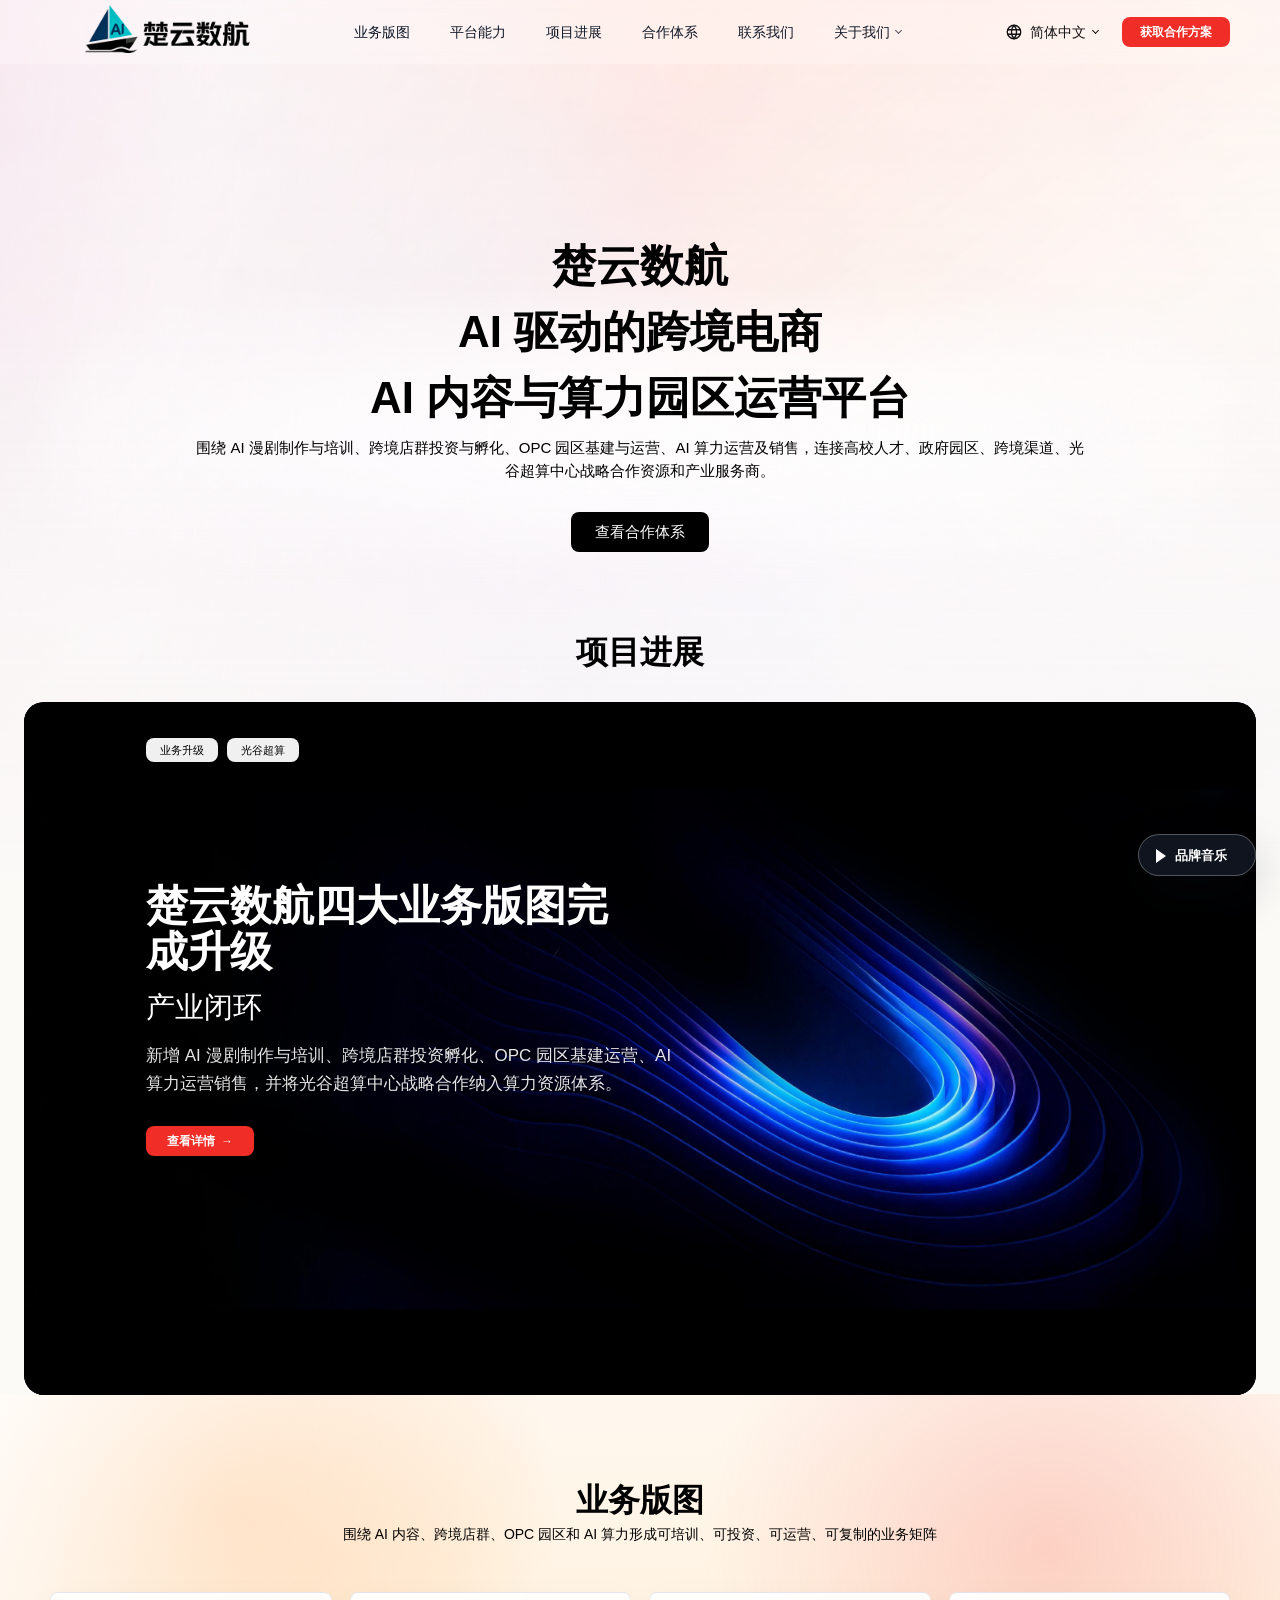
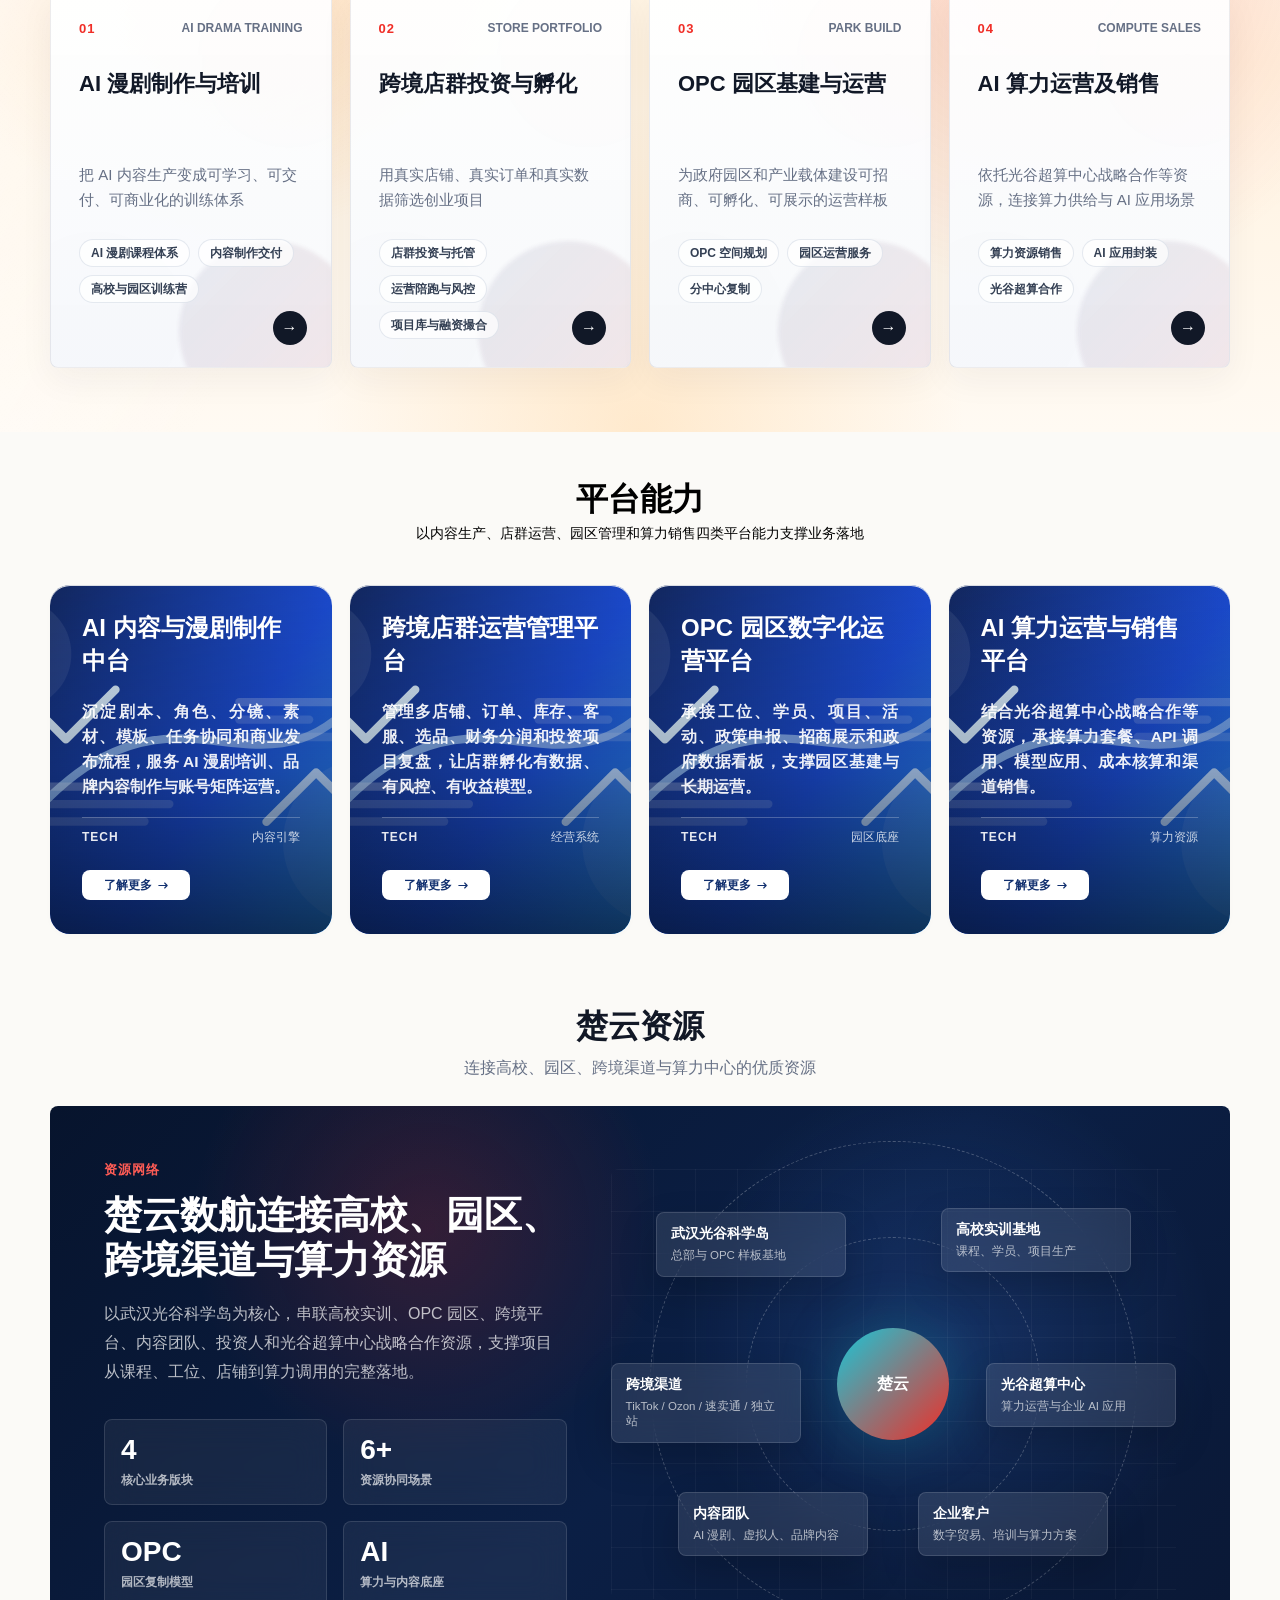
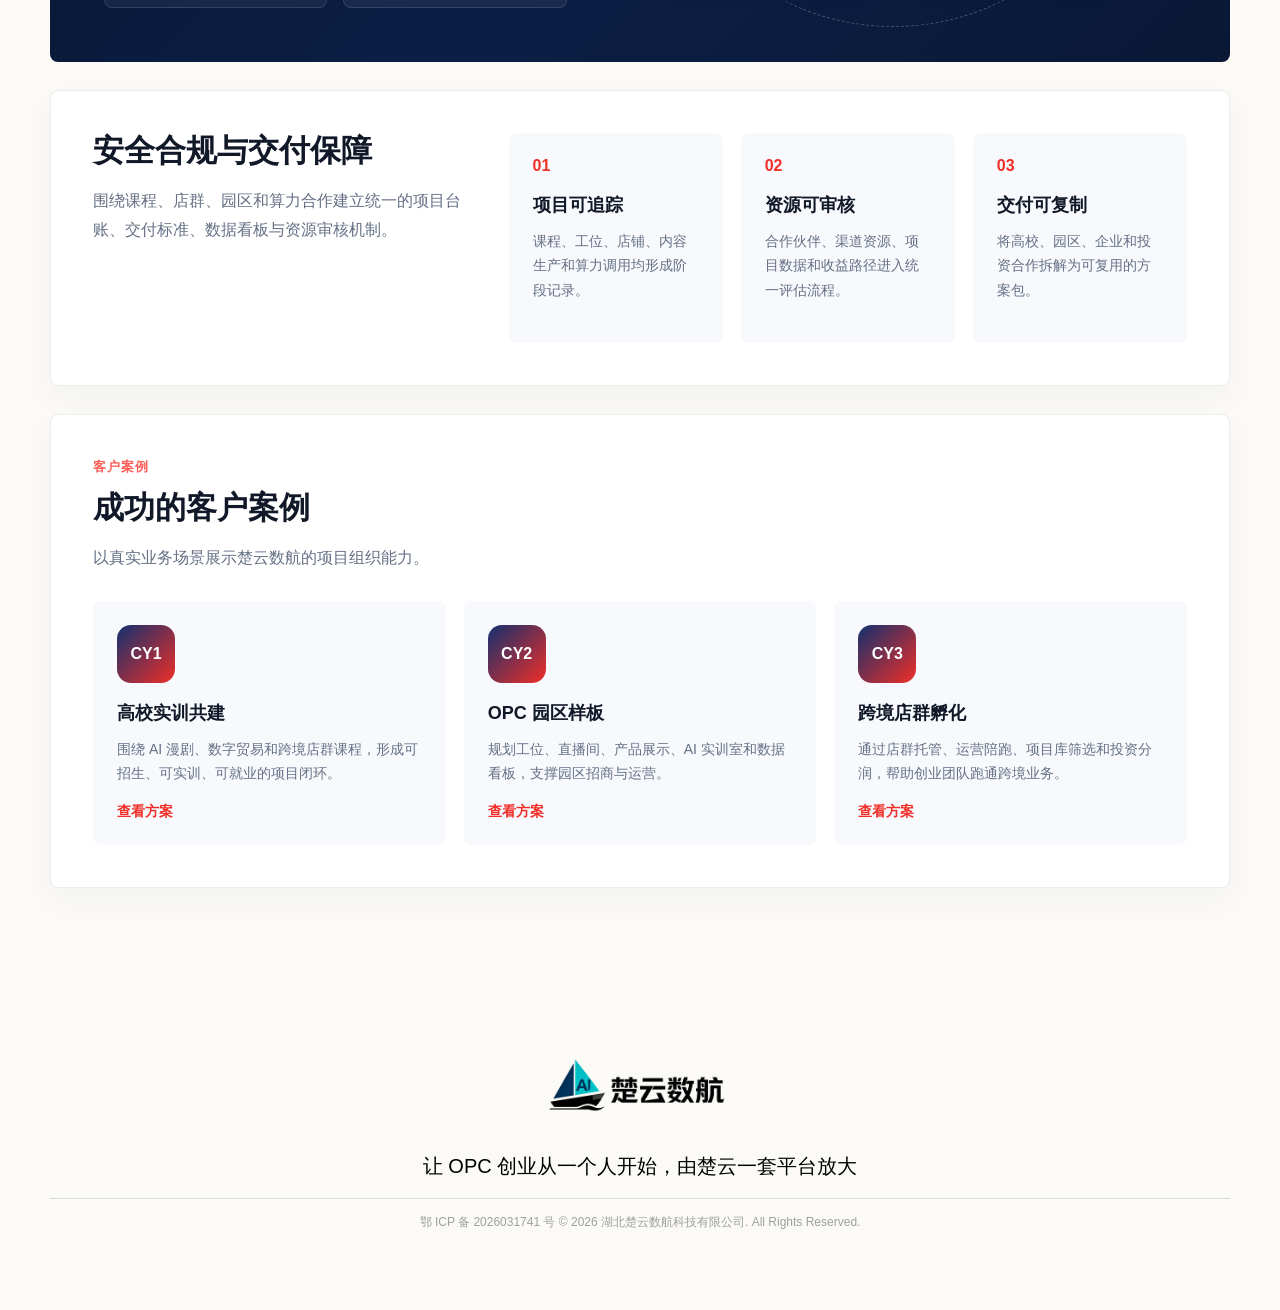
<file: index.html>
<!DOCTYPE html>
<html lang="zh-CN">
<head>
  <meta charset="UTF-8">
  <meta http-equiv="refresh" content="0; url=./cn.html">
  <meta name="viewport" content="width=device-width, initial-scale=1.0">
  <title>楚云数航</title>
  <meta name="description" content="楚云数航官网默认入口，自动跳转至中文首页。">
  <link rel="canonical" href="./index.html">
  <script>
    window.location.replace("./cn.html");
  </script>
</head>
<body>
  <p>正在跳转至 <a href="./cn.html">楚云数航中文首页</a>...</p>
</body>
</html>
</file>
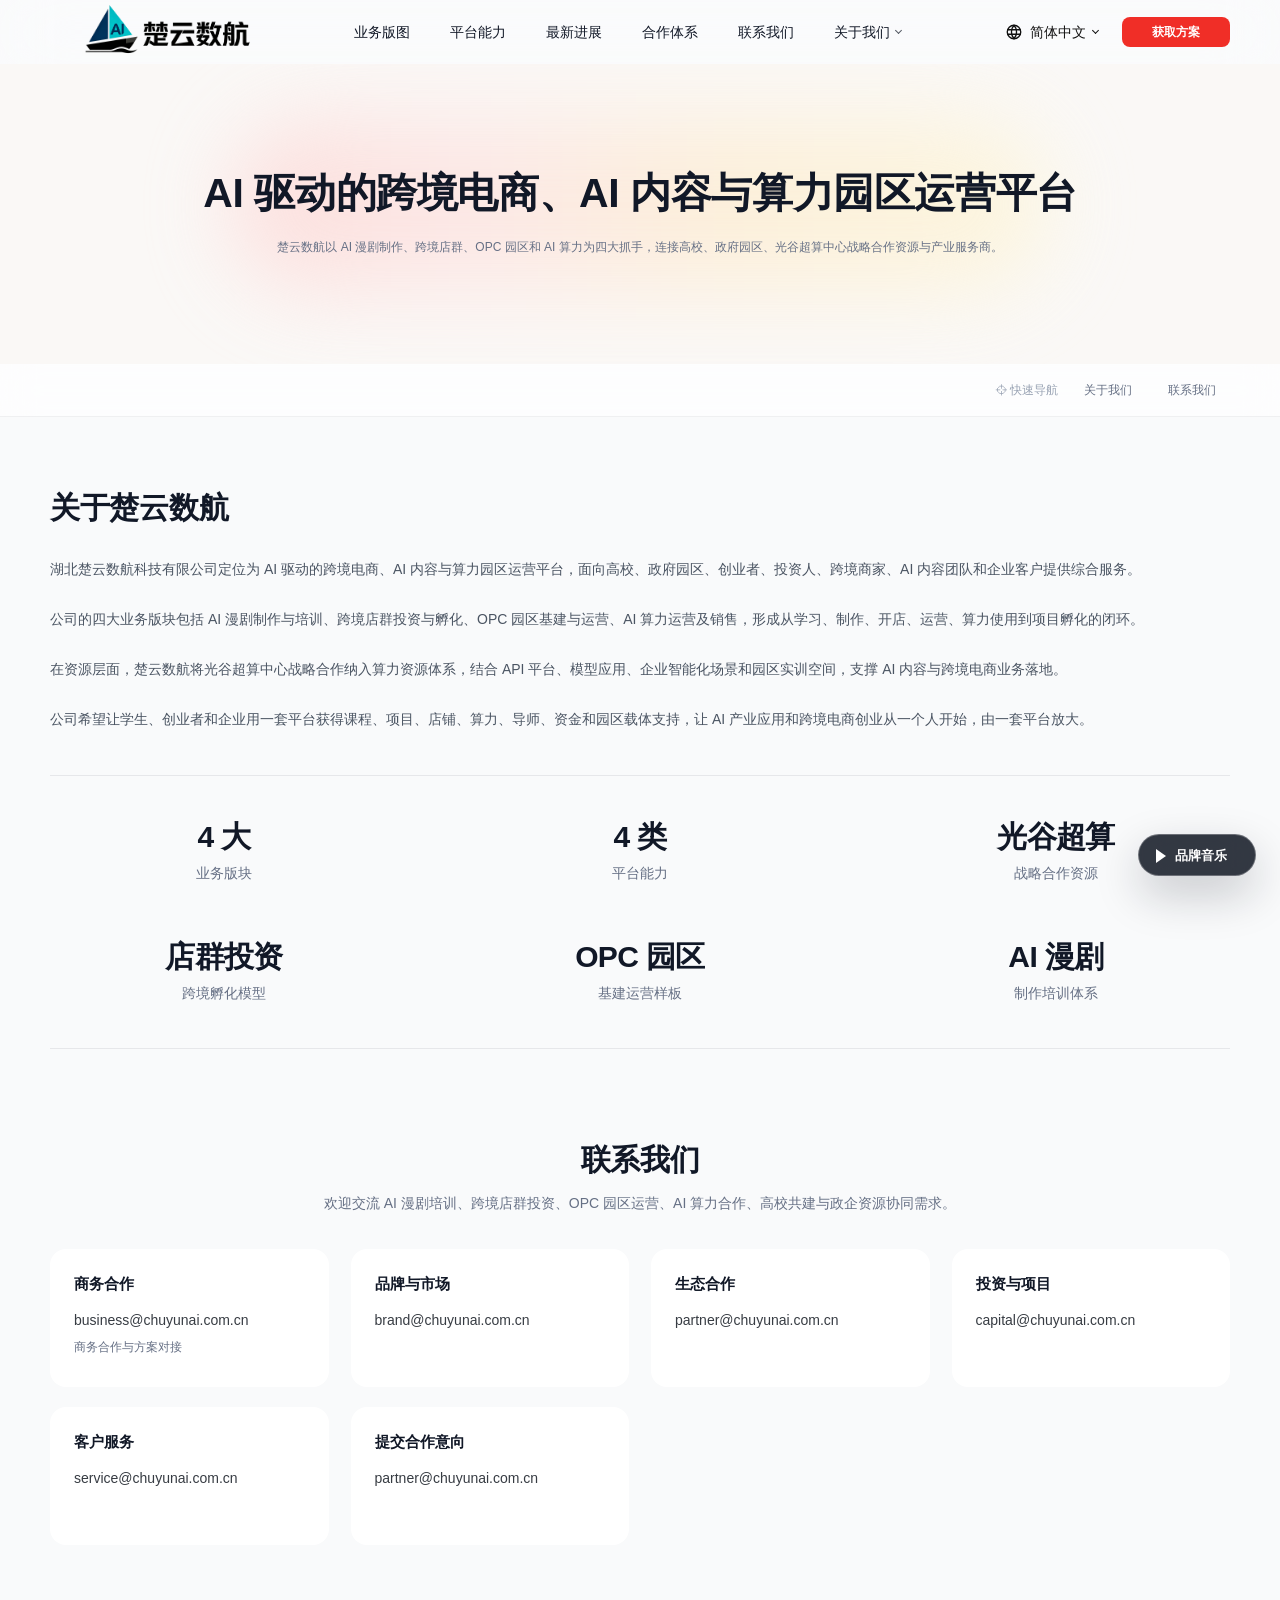
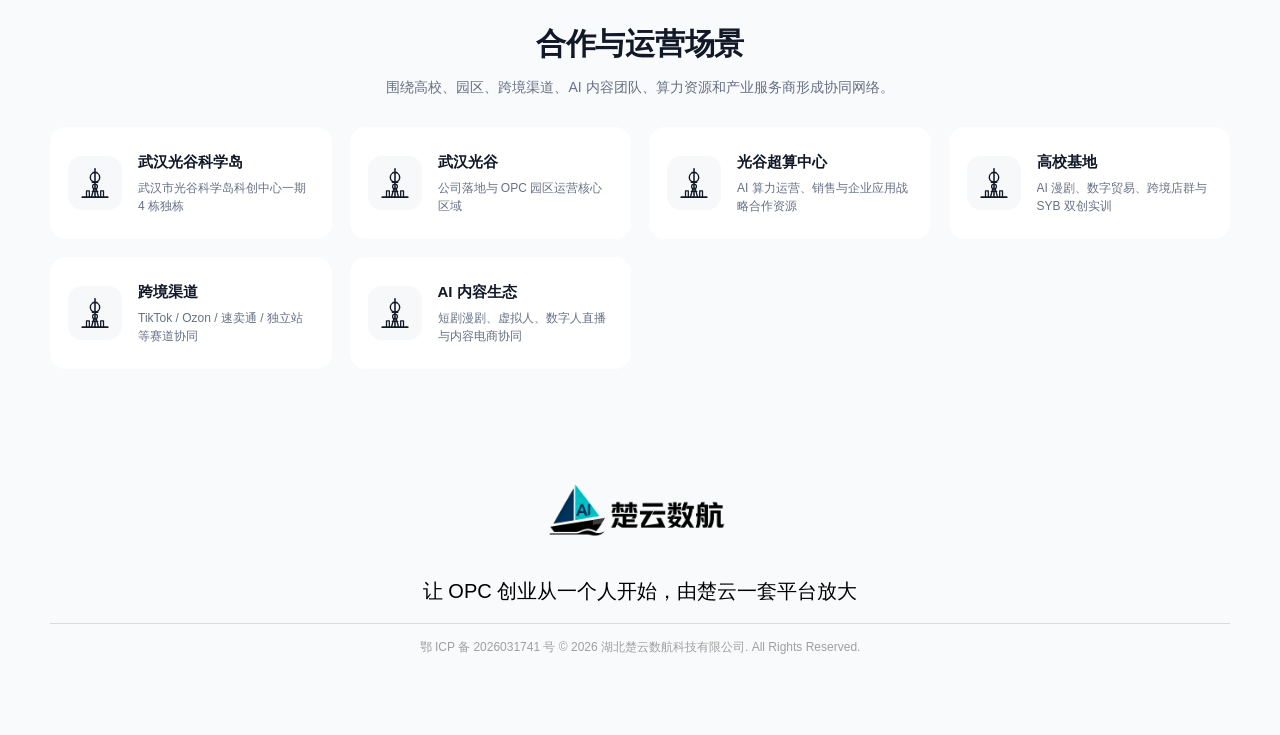
<file: about.html>
<!doctype html>
<html lang="zh-CN">
  <head>
    <meta charset="UTF-8">
    <meta name="viewport" content="width=device-width, initial-scale=1.0">
    <link rel="icon" href="static/picture/logo-wide.png" type="image/png">
    <title>关于楚云数航 | AI内容、跨境店群、OPC园区与AI算力</title>
    <meta name="description" content="关于楚云数航：AI漫剧制作与培训、跨境店群投资与孵化、OPC园区基建与运营、AI算力运营及销售，以及光谷超算中心战略合作资源。">
    <link rel="stylesheet" href="static/css/styles.css">
  </head>
  <body data-root="./" data-page="about" data-lang="zh-CN">
    <div data-shell></div>
    <main class="subpage-main" data-subpage></main>
    <div data-footer></div>
    <script src="static/js/subpage.js"></script>
  </body>
</html>
</file>
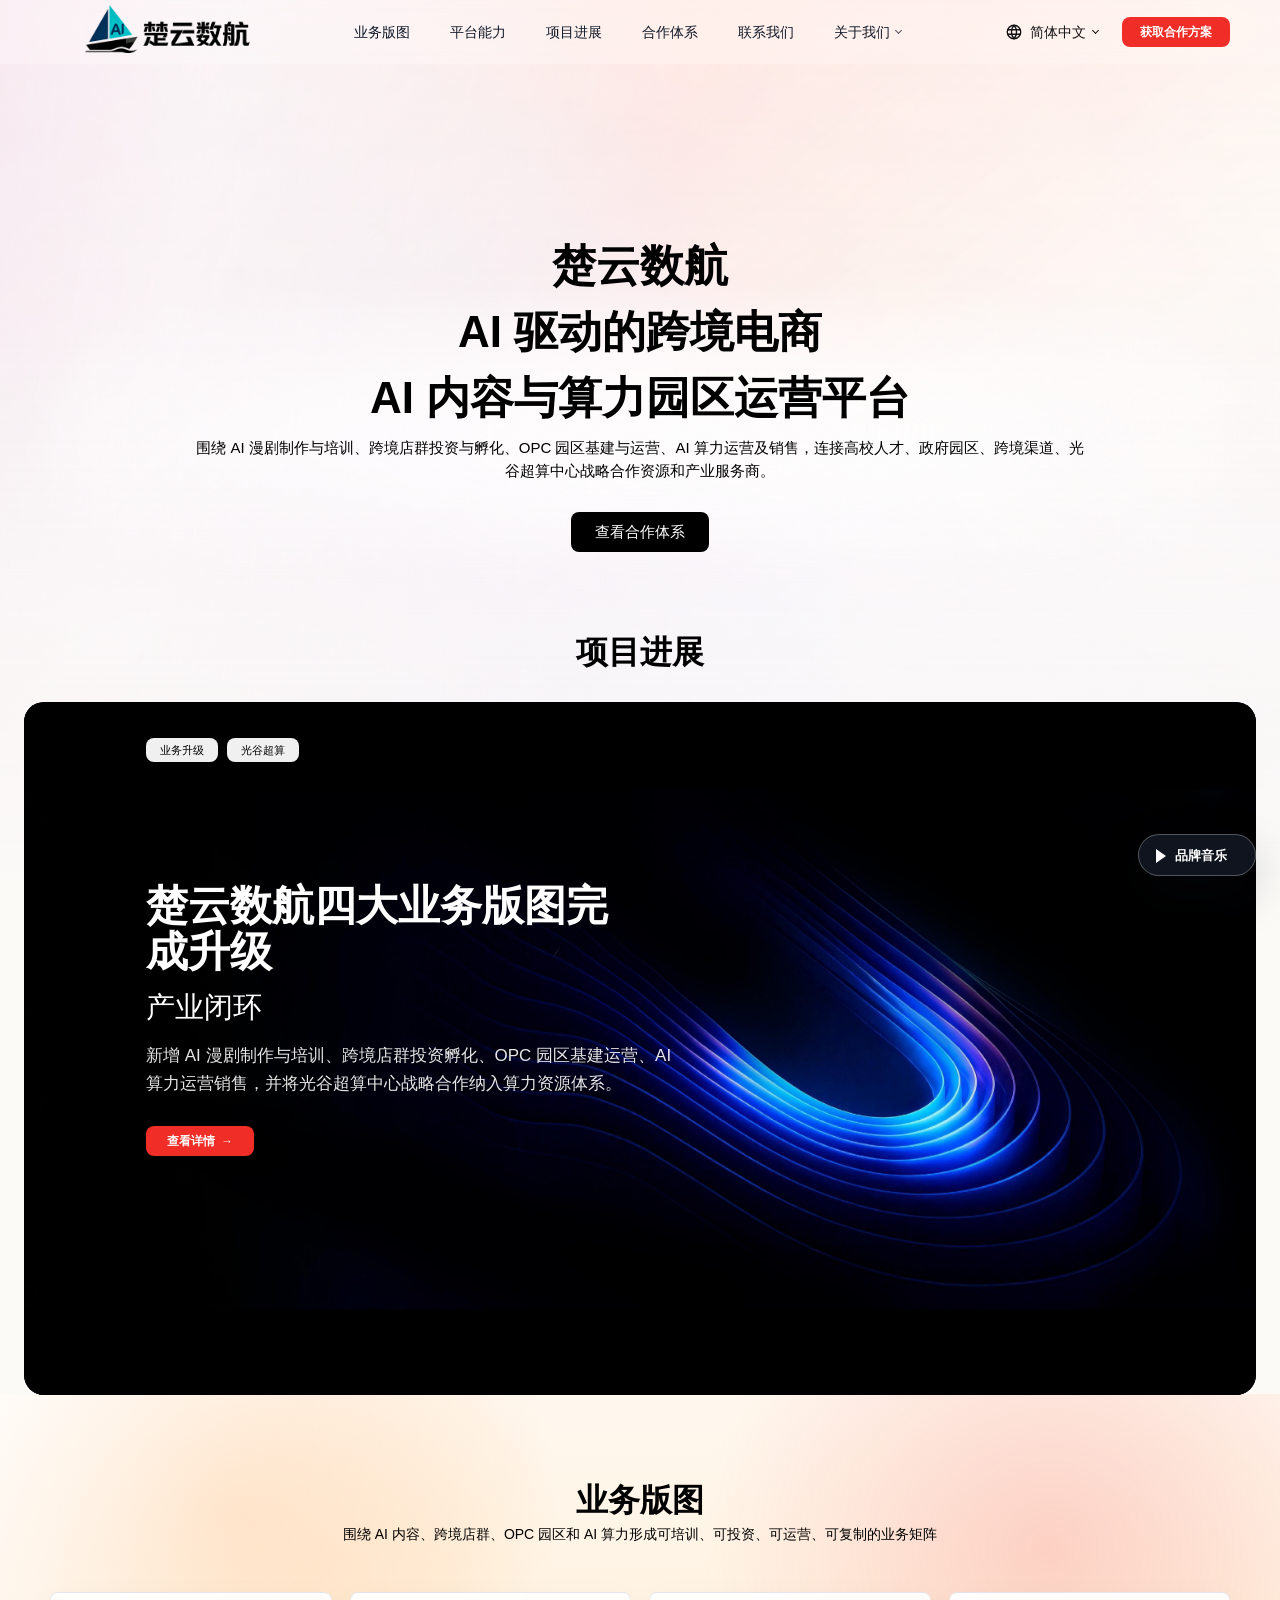
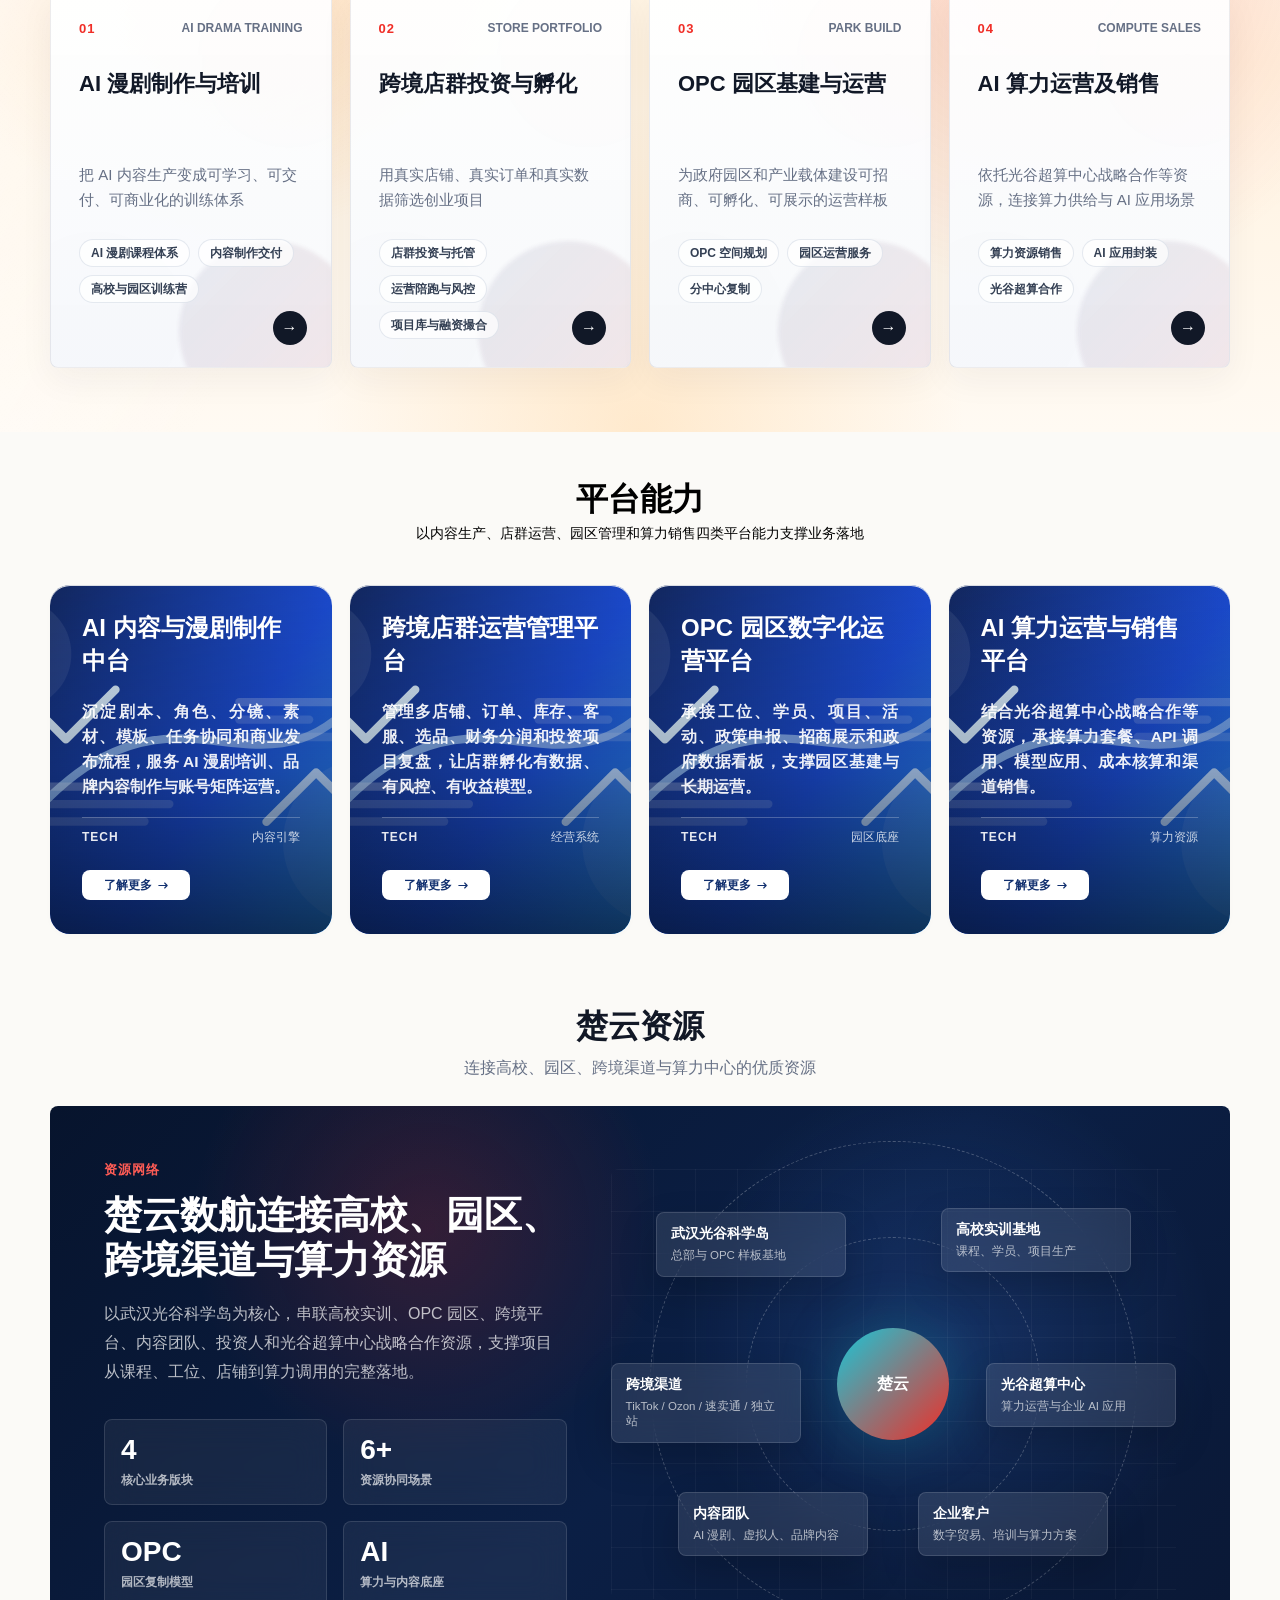
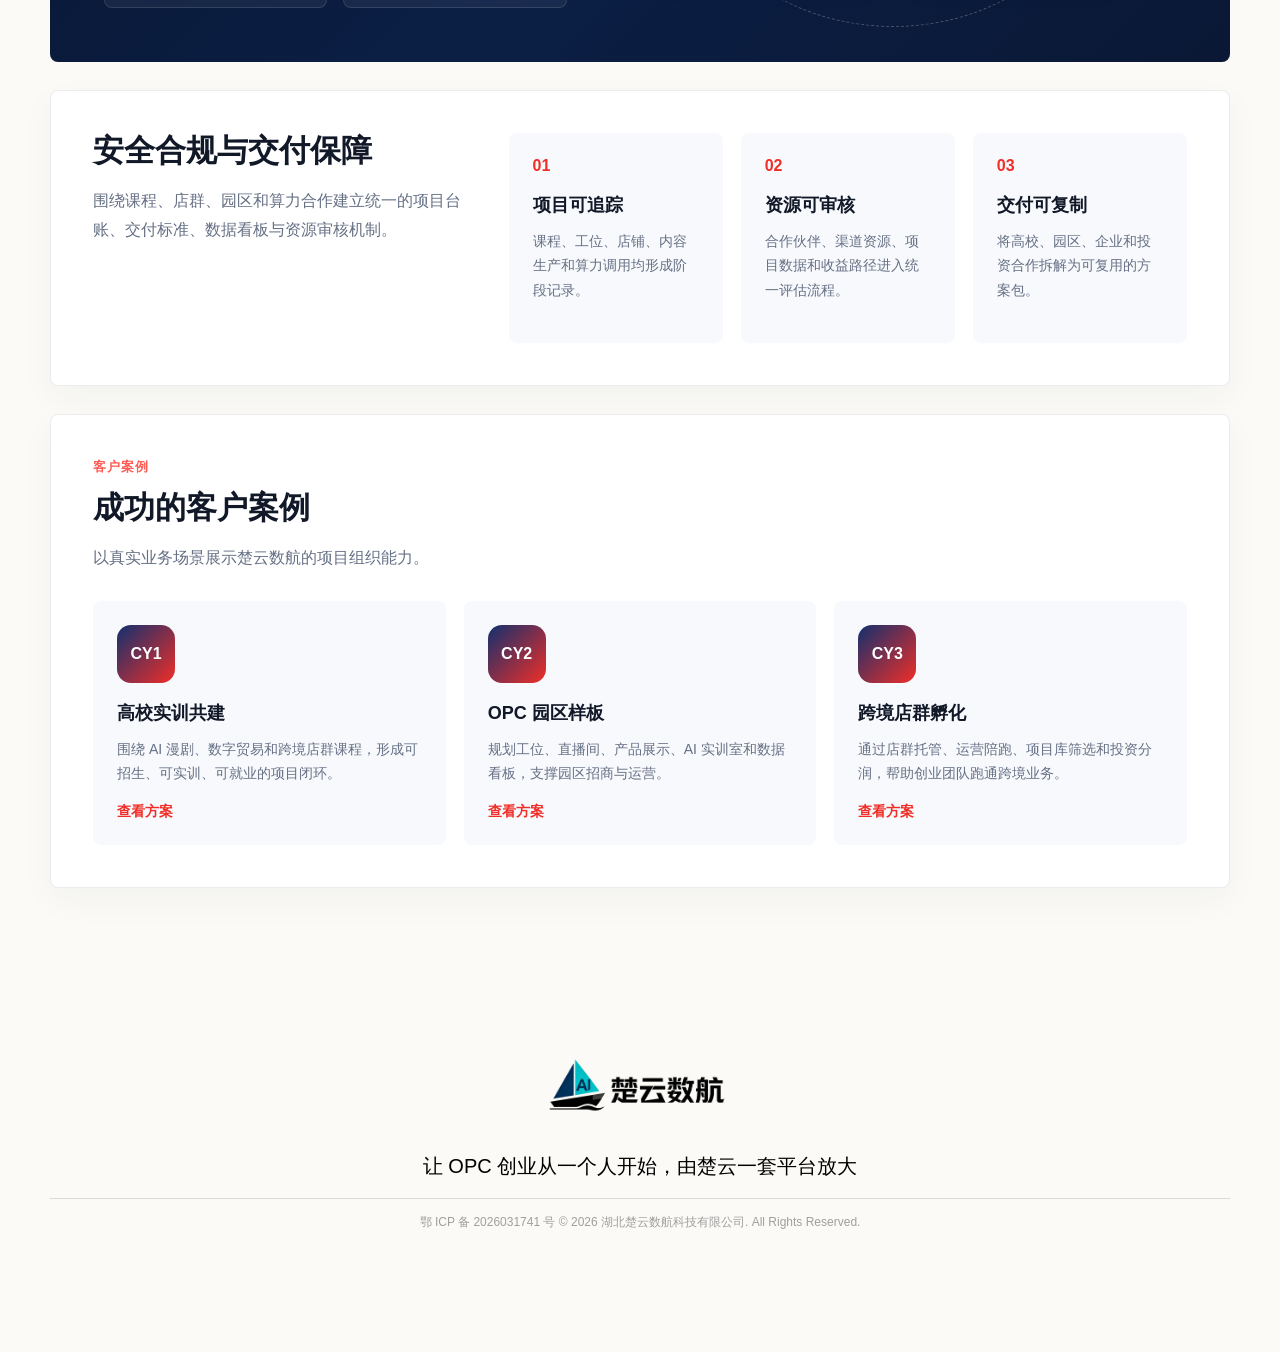
<file: cn.html>
<!doctype html>
<html lang="zh-CN">
  <head>
    <meta charset="UTF-8">
    <meta name="viewport" content="width=device-width, initial-scale=1.0">
    <style id="route-hash-scroll-guard">html { scroll-behavior: auto !important; }</style>
    <script>
      (function () {
        const hash = location.hash;
        if (!hash || hash.length < 2) {
          document.getElementById("route-hash-scroll-guard")?.remove();
          return;
        }
        let id;
        try {
          id = decodeURIComponent(hash.slice(1));
        } catch {
          return;
        }
        function snapRouteHash() {
          const target = document.getElementById(id);
          if (!target) return;
          document.documentElement.style.scrollBehavior = "auto";
          document.body.style.scrollBehavior = "auto";
          target.scrollIntoView({ block: "start", behavior: "instant" });
        }
        if (document.readyState === "loading") {
          document.addEventListener("DOMContentLoaded", snapRouteHash, { once: true });
        } else {
          snapRouteHash();
        }
      })();
    </script>
    <link rel="icon" href="static/picture/logo-wide.png" type="image/png">
    <title>楚云数航 | AI内容、跨境店群、OPC园区与AI算力运营平台</title>
    <meta name="description" content="湖北楚云数航科技有限公司官网，展示AI漫剧制作与培训、跨境店群投资与孵化、OPC园区基建与运营、AI算力运营及销售，以及光谷超算中心战略合作等核心业务。">
    <meta name="keywords" content="楚云数航, AI漫剧, 跨境店群, OPC园区, AI算力, 光谷超算中心, 跨境电商孵化, 园区运营">
    <link rel="canonical" href="./cn.html">
    <script type="application/ld+json">
    {
      "@context": "https://schema.org",
      "@graph": [
        {
          "@type": "WebSite",
          "name": "楚云数航",
          "url": "./cn.html",
          "description": "楚云数航围绕AI漫剧制作与培训、跨境店群投资与孵化、OPC园区基建与运营、AI算力运营及销售，构建可培训、可投资、可运营、可复制的产业平台。",
          "inLanguage": "zh-CN",
          "potentialAction": {
            "@type": "ViewAction",
            "target": "./cn.html"
          }
        },
        {
          "@type": "WebPage",
          "name": "楚云数航 | AI内容、跨境店群、OPC园区与AI算力运营平台",
          "url": "./cn.html",
          "canonicalUrl": "./cn.html",
          "isPartOf": {
            "@type": "WebSite",
            "name": "楚云数航",
            "url": "./cn.html"
          }
        },
        {
          "@type": "Organization",
          "name": "楚云数航",
          "alternateName": "ChuYun Digital Voyage",
          "url": "./cn.html",
          "email": "business@chuyunai.com.cn",
          "description": "楚云数航围绕AI内容、跨境店群、OPC园区和AI算力，连接高校、政府园区、光谷超算中心战略合作资源与产业服务商。"
        }
      ]
    }
    </script>
    <script>
      const previewMode = new URLSearchParams(window.location.search).get("view");
      if (previewMode === "4k" || previewMode === "2k") {
        document.documentElement.classList.add(`preview-${previewMode}`);
      }
    </script>
    <link rel="stylesheet" href="static/css/styles.css">
  </head>
  <body>
    <header class="site-header" data-header>
      <a class="brand" href="" aria-label="楚云数航首页">
        <img src="static/picture/logo-wide.png" alt="楚云数航">
      </a>

      <nav class="desktop-nav" aria-label="主导航">
        <div class="nav-item">
          <a class="nav-trigger" href="#products" data-section="products"><span>业务版图</span></a>
        </div>
        <div class="nav-item">
          <a class="nav-trigger" href="#technology" data-section="technology"><span>平台能力</span></a>
        </div>
        <div class="nav-item">
          <a class="nav-trigger" href="news-index.html"><span>品牌动态</span></a>
        </div>
        <div class="nav-item">
          <a class="nav-trigger" href="investor.html"><span>项目进展</span></a>
        </div>
        <div class="nav-item">
          <a class="nav-trigger" href="partner.html#recruit"><span>合作报名</span></a>
        </div>
        <div class="nav-item">
          <button class="nav-trigger" type="button" data-section="about"><span>公司</span><span class="nav-chevron" aria-hidden="true"></span></button>
          <div class="nav-dropdown nav-dropdown--about" role="menu" aria-label="公司导航">
            <div class="nav-dropdown__group">
              <h3 class="nav-dropdown__title">关于楚云数航</h3>
              <a href="about.html">关于我们</a>
              <a href="about.html#contact">联系团队</a>
            </div>
            <div class="nav-dropdown__group">
              <h3 class="nav-dropdown__title">合作体系</h3>
              <a href="partner.html">合作伙伴方案</a>
              <a href="partner.html#recruit">提交合作意向</a>
            </div>
          </div>
        </div>
      </nav>

      <div class="header-actions">
        <div class="language-menu" data-language-menu>
          <button class="language-switch" type="button" data-language-toggle aria-label="语言" aria-expanded="false">
            <svg viewbox="0 0 24 24" aria-hidden="true">
              <path d="M12 21a9 9 0 1 0 0-18 9 9 0 0 0 0 18Z"></path>
              <path d="M3.6 9h16.8M3.6 15h16.8M12 3c2.2 2.4 3.4 5.4 3.4 9s-1.2 6.6-3.4 9c-2.2-2.4-3.4-5.4-3.4-9S9.8 5.4 12 3Z"></path>
            </svg>
            <span data-language-current>简体中文</span>
            <span class="language-switch__chevron" aria-hidden="true"></span>
          </button>
          <div class="language-dropdown" role="menu" aria-label="语言选择">
            <button type="button" role="menuitem" data-language-option="简体中文">简体中文</button>
            <button type="button" role="menuitem" data-language-option="English">English</button>
          </div>
        </div>
        <a class="primary-button primary-button--small" href="partner.html#recruit" data-nav-cta>获取方案</a>
        <button class="menu-button" type="button" data-menu aria-label="菜单" aria-expanded="false" aria-controls="mobile-navigation">
          <span></span>
          <span></span>
          <span></span>
        </button>
      </div>
    </header>

    <nav class="mobile-panel" id="mobile-navigation" data-mobile-panel aria-label="移动端导航">
      <div class="mobile-panel__inner">
        <div class="mobile-panel__section mobile-panel__section--main">
          <a class="mobile-panel__primary-link" href="#products">业务版图</a>
          <a class="mobile-panel__primary-link" href="#technology">平台能力</a>
          <a class="mobile-panel__primary-link" href="news-index.html">品牌动态</a>
          <a class="mobile-panel__primary-link" href="investor.html">项目进展</a>
          <a class="mobile-panel__primary-link" href="partner.html#recruit">合作报名</a>
        </div>

        <section class="mobile-panel__section mobile-panel__section--accordion" aria-labelledby="mobile-about-title">
          <button class="mobile-panel__accordion" type="button" data-mobile-accordion aria-expanded="false" aria-controls="mobile-about-submenu">
            <span id="mobile-about-title">公司</span>
            <span class="mobile-panel__arrow" aria-hidden="true"></span>
          </button>
          <div class="mobile-panel__submenu" id="mobile-about-submenu" data-mobile-submenu aria-hidden="true">
            <div class="mobile-panel__group">
              <div class="mobile-panel__links">
                <a href="about.html">关于我们</a>
                <a href="about.html#contact">联系团队</a>
              </div>
            </div>
            <div class="mobile-panel__group">
              <p class="mobile-panel__eyebrow">合作体系</p>
              <div class="mobile-panel__links">
                <a href="partner.html">合作伙伴方案</a>
                <a href="partner.html#recruit">提交合作意向</a>
              </div>
            </div>
          </div>
        </section>

        <a class="mobile-panel__cta" href="partner.html#recruit" data-nav-cta-mobile>获取方案</a>
      </div>
    </nav>

    <main class="page-shell">
      <section class="hero section" id="hero" aria-labelledby="hero-title">
        <div class="hero__motion" aria-hidden="true">
          <span class="hero__motion-layer hero__motion-layer--left"></span>
          <span class="hero__motion-layer hero__motion-layer--cyan"></span>
          <span class="hero__motion-layer hero__motion-layer--warm"></span>
          <span class="hero__motion-layer hero__motion-layer--violet"></span>
        </div>
        <div class="hero__wash" aria-hidden="true"></div>
        <div class="hero-icon-cloud" aria-hidden="true">
          <span class="liquid-icon liquid-icon--1"><img class="liquid-icon__logo liquid-icon__logo--wide" src="static/picture/hero-icon-office-assistant.png" alt=""></span>
          <span class="liquid-icon liquid-icon--2"><img class="liquid-icon__logo liquid-icon__logo--tall" src="static/picture/hero-icon-logoblack.png" alt=""></span>
          <span class="liquid-icon liquid-icon--3"><img class="liquid-icon__logo liquid-icon__logo--wide" src="static/picture/hero-icon-senseaudio.png" alt=""></span>
          <span class="liquid-icon liquid-icon--4"><img class="liquid-icon__logo" src="static/picture/hero-icon-sensear.png" alt=""></span>
          <span class="liquid-icon liquid-icon--5"><img class="liquid-icon__logo" src="static/picture/hero-icon-ririxin.png" alt=""></span>
          <span class="liquid-icon liquid-icon--6"><img class="liquid-icon__logo liquid-icon__logo--wide" src="static/picture/hero-icon-foundation.png" alt=""></span>
          <span class="liquid-icon liquid-icon--7"><img class="liquid-icon__logo liquid-icon__logo--tall" src="static/picture/hero-icon-ruying.png" alt=""></span>
          <span class="liquid-icon liquid-icon--8"><img class="liquid-icon__logo" src="static/picture/hero-icon-shangliang.png" alt=""></span>
          <span class="liquid-icon liquid-icon--9"><img class="liquid-icon__logo" src="static/picture/hero-icon-maskgroup.png" alt=""></span>
          <span class="liquid-icon liquid-icon--10"><img class="liquid-icon__logo" src="static/picture/hero-icon-appstore.png" alt=""></span>
        </div>
        <div class="hero__content">
          <h1 id="hero-title">楚云数航<br>AI驱动的跨境电商<br>AI 内容与算力园区运营平台</h1>
          <p>围绕AI漫剧制作与培训、跨境店群投资与孵化、OPC园区基建与运营、AI算力运营及销售，连接高校、政府园区、光谷超算中心战略合作资源和产业服务商。</p>
          <a class="hero-button" href="partner.html">查看合作体系</a>
        </div>
      </section>

      <section class="news section" id="news" aria-labelledby="news-title">
        <div class="section-heading">
          <h2 id="news-title">项目进展</h2>
        </div>

        <div class="news-layout">
          <article class="news-feature glass-panel" data-news>
            <div class="news-feature__carousel" data-news-carousel aria-hidden="true"></div>
            <button class="news-arrow news-arrow--prev" type="button" data-news-prev aria-label="上一条最新动态">
              <svg viewbox="0 0 24 24" aria-hidden="true">
                <path d="m15 18-6-6 6-6"></path>
              </svg>
            </button>
            <button class="news-arrow news-arrow--next" type="button" data-news-next aria-label="下一条最新动态">
              <svg viewbox="0 0 24 24" aria-hidden="true">
                <path d="m9 18 6-6-6-6"></path>
              </svg>
            </button>
            <div class="news-feature__chips">
              <span></span>
              <span></span>
            </div>
            <div class="news-feature__copy">
              <h3></h3>
              <strong></strong>
              <p></p>
              <button class="primary-button primary-button--arrow news-feature__cta" type="button">查看详情</button>
            </div>
          </article>

        </div>

      </section>

      <section class="products section" id="products" aria-labelledby="products-title">
        <div class="section-heading">
          <h2 id="products-title">业务版图</h2>
          <p>围绕AI内容、跨境店群、OPC园区和AI算力形成可培训、可投资、可运营、可复制的业务矩阵</p>
        </div>

        <div class="product-accordion" data-product-accordion>
          <article class="product-expanded product-expanded--sensenova product-expanded--dynamic glass-panel" data-product-expanded>
            <div class="product-expanded__copy">
              <span class="product-number" data-product-number>01</span>
              <div>
                <h3 data-product-title>AI漫剧制作与培训</h3>
                <p data-product-subtitle>把AI内容生产变成可学习、可交付、可商业化的训练体系</p>
                <ul data-product-list>
                  <li><a href="partner.html#recruit" data-product-link="AI漫剧课程体系">AI漫剧课程体系</a></li>
                  <li><a href="partner.html#solutions" data-product-link="内容制作交付">内容制作交付</a></li>
                  <li><a href="about.html#contact" data-product-link="高校与园区训练营">高校与园区训练营</a></li>
                </ul>
              </div>
            </div>
            <div class="product-stage product-stage--sensenova" aria-hidden="true"></div>
            <span class="product-stage-hotspot" aria-hidden="true"></span>
          </article>

          <div class="product-row" data-product-row="infra" role="button" tabindex="0" aria-label="展开跨境店群投资与孵化">
            <span>02</span>
            <strong>跨境店群投资与孵化</strong>
            <em class="product-row__toggle" aria-hidden="true"></em>
          </div>
          <div class="product-row" data-product-row="city" role="button" tabindex="0" aria-label="展开OPC园区基建与运营">
            <span>03</span>
            <strong>OPC园区基建与运营</strong>
            <em class="product-row__toggle" aria-hidden="true"></em>
          </div>
          <div class="product-row" data-product-row="innovation" role="button" tabindex="0" aria-label="展开AI算力运营及销售">
            <span>04</span>
            <strong>AI算力运营及销售</strong>
            <em class="product-row__toggle" aria-hidden="true"></em>
          </div>
        </div>
      </section>

      <section class="technology section" id="technology" aria-labelledby="technology-title">
        <div class="section-heading">
          <div class="section-heading__copy">
            <h2 id="technology-title">平台能力</h2>
            <p>以内容生产、店群运营、园区管理和算力销售四类平台能力支撑业务落地</p>
          </div>
        </div>

        <div class="tech-carousel" data-tech-carousel>
        <div class="tech-grid" data-tech-track aria-label="技术列表">
          <article class="tech-card">
            <img class="tech-card__image" src="static/picture/chuyun-brand-placeholder.svg" alt="" decoding="async">
            <div class="tech-copy">
              <h3>AI内容与漫剧制作中台</h3>
              <p>沉淀剧本、角色、分镜、素材、模板、任务协同和商业发布流程，服务AI漫剧培训、品牌内容制作与账号矩阵运营。</p>
              <div class="tech-meta" aria-hidden="true">
                <span>TECH</span>
                <strong>内容引擎</strong>
              </div>
              <a class="tech-button" href="about.html">了解更多</a>
            </div>
          </article>

          <article class="tech-card">
            <img class="tech-card__image" src="static/picture/chuyun-brand-placeholder.svg" alt="" decoding="async">
            <div class="tech-copy">
              <h3>跨境店群运营管理平台</h3>
              <p>管理多店铺、订单、库存、客服、选品、财务分润和投资项目复盘，让店群孵化有数据、有风控、有收益模型。</p>
              <div class="tech-meta" aria-hidden="true">
                <span>TECH</span>
                <strong>经营系统</strong>
              </div>
              <a class="tech-button" href="partner.html">了解更多</a>
            </div>
          </article>

          <article class="tech-card">
            <img class="tech-card__image" src="static/picture/chuyun-brand-placeholder.svg" alt="" decoding="async">
            <div class="tech-copy">
              <h3>OPC园区数字化运营平台</h3>
              <p>承接工位、学员、项目、活动、政策申报、招商展示和政府数据看板，支撑园区基建与长期运营。</p>
              <div class="tech-meta" aria-hidden="true">
                <span>TECH</span>
                <strong>园区底座</strong>
              </div>
              <a class="tech-button" href="investor.html">了解更多</a>
            </div>
          </article>

          <article class="tech-card">
            <img class="tech-card__image" src="static/picture/chuyun-brand-placeholder.svg" alt="" decoding="async">
            <div class="tech-copy">
              <h3>AI算力运营与销售平台</h3>
              <p>结合光谷超算中心战略合作等资源，承接算力套餐、API调用、模型应用、成本核算和渠道销售。</p>
              <div class="tech-meta" aria-hidden="true">
                <span>TECH</span>
                <strong>算力资源</strong>
              </div>
              <a class="tech-button" href="investor.html#announcements">了解更多</a>
            </div>
          </article>
        </div>
        </div>
      </section>

      <footer class="footer-band section" id="about">
        <img src="static/picture/logo-wide.png" alt="楚云数航">
        <p>以AI赋能内容，以店群连接全球，以园区承载项目，以算力驱动未来</p>
        <div class="footer-line"></div>
        <p class="legal"><a href="https://beian.miit.gov.cn/" target="_blank" rel="noopener">鄂ICP备2026031741号</a>  © 2026 <a href="https://chuyunai.com.cn/" target="_blank" rel="noopener">湖北楚云数航科技有限公司</a>. All Rights Reserved.</p>
      </footer>
    </main>

    <div class="toast" data-toast></div>

    <script src="static/js/app.js"></script>
  </body>
</html>
</file>
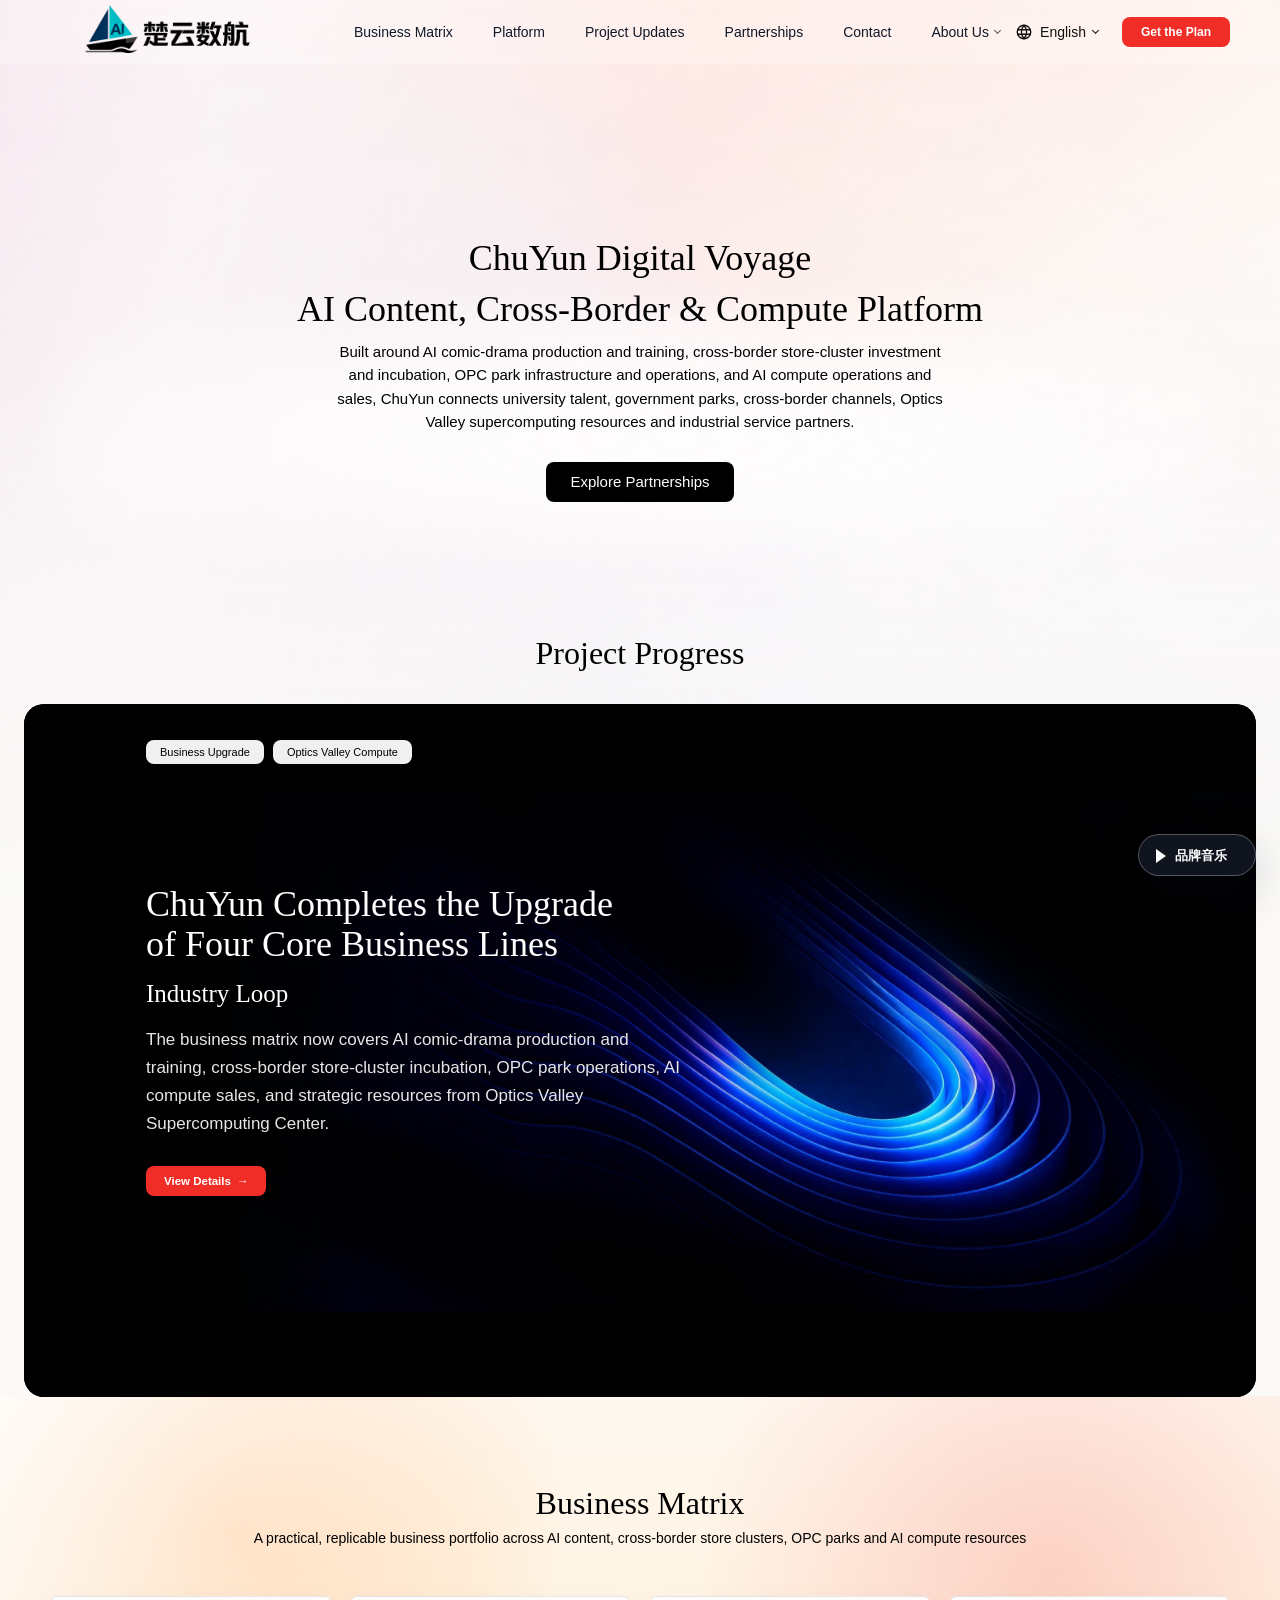
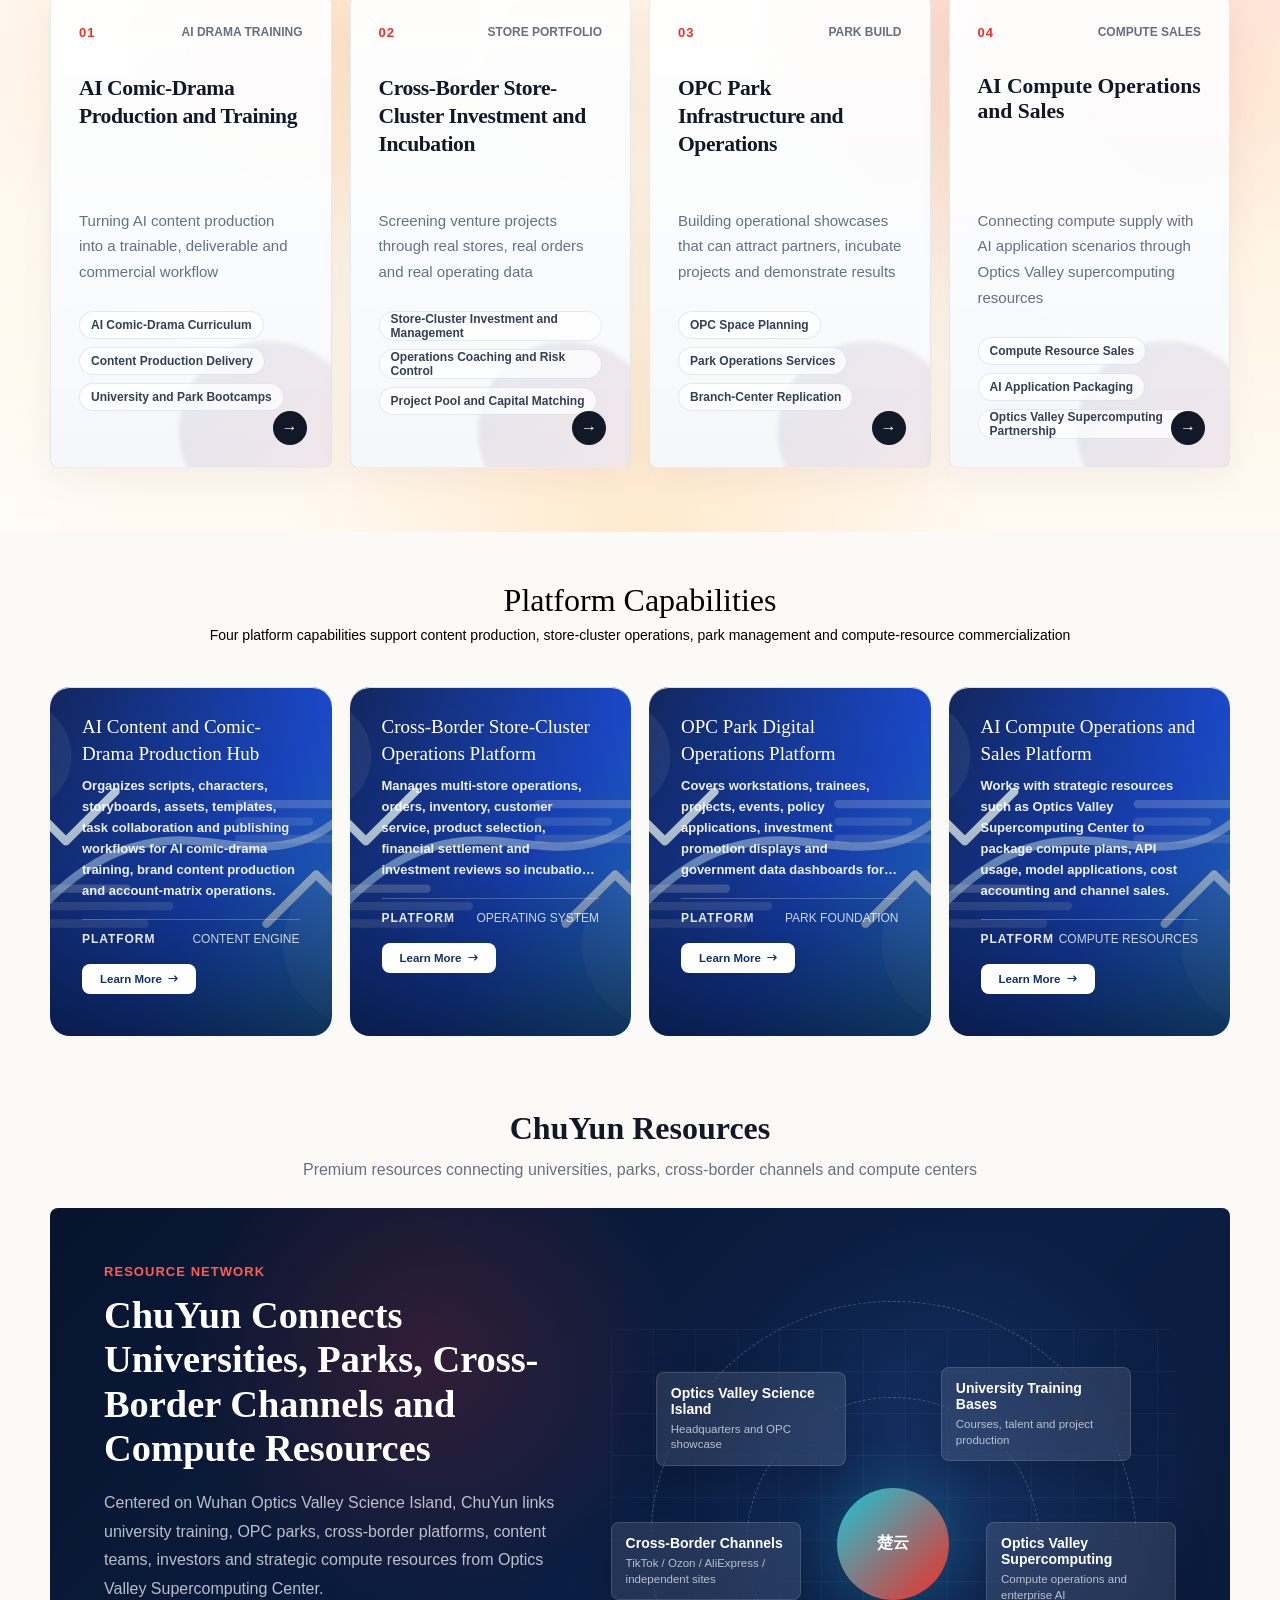
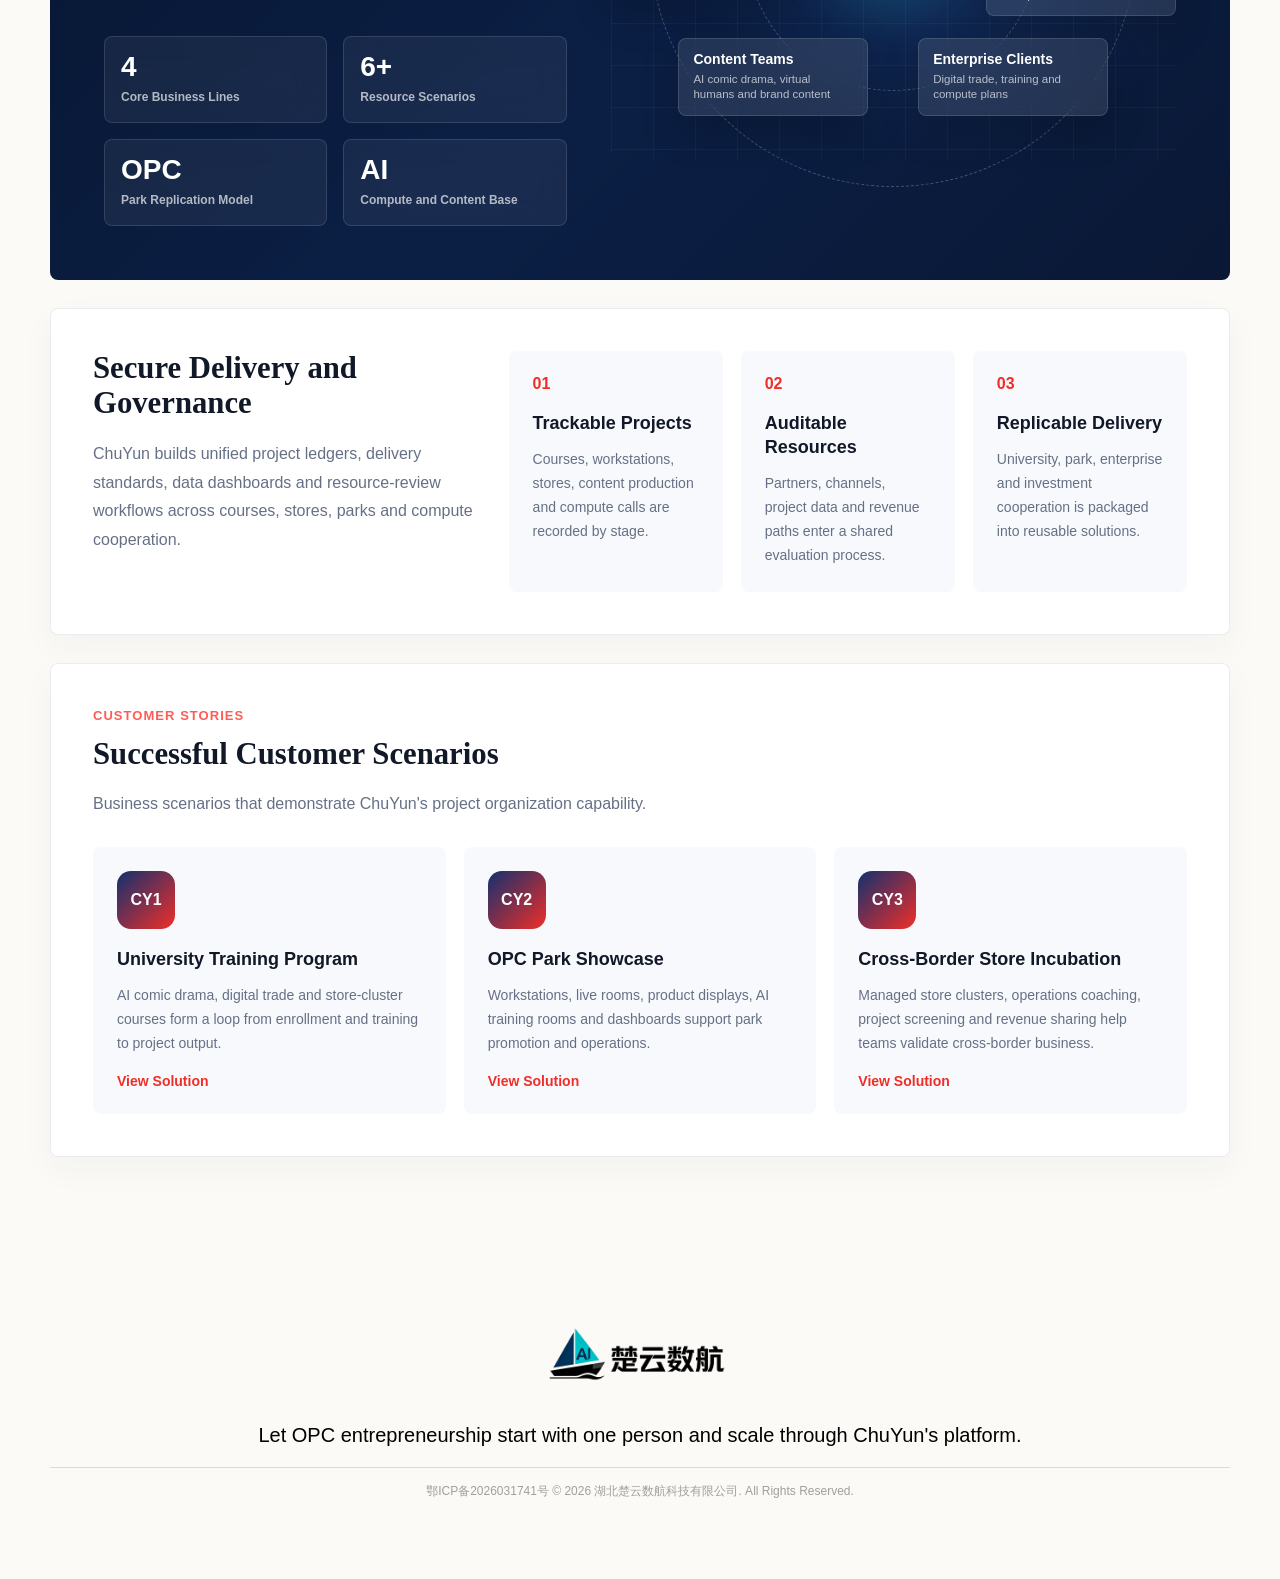
<file: en.html>
<!doctype html>
<html lang="en">
  <head>
    <meta charset="UTF-8">
    <meta name="viewport" content="width=device-width, initial-scale=1.0">
    <style id="route-hash-scroll-guard">html { scroll-behavior: auto !important; }</style>
    <script>
      (function () {
        const hash = location.hash;
        if (!hash || hash.length < 2) {
          document.getElementById("route-hash-scroll-guard")?.remove();
          return;
        }
        let id;
        try {
          id = decodeURIComponent(hash.slice(1));
        } catch {
          return;
        }
        function snapRouteHash() {
          const target = document.getElementById(id);
          if (!target) return;
          document.documentElement.style.scrollBehavior = "auto";
          document.body.style.scrollBehavior = "auto";
          target.scrollIntoView({ block: "start", behavior: "instant" });
        }
        if (document.readyState === "loading") {
          document.addEventListener("DOMContentLoaded", snapRouteHash, { once: true });
        } else {
          snapRouteHash();
        }
      })();
    </script>
    <link rel="icon" href="static/picture/logo-wide.png" type="image/png">
    <title>ChuYun Digital Voyage | AI Content, Cross-Border Store Clusters, OPC Parks and AI Compute Platform</title>
    <meta name="description" content="ChuYun Digital Voyage presents AI comic-drama production and training, cross-border store-cluster investment and incubation, OPC park infrastructure and operations, AI compute operations and sales, and Optics Valley supercomputing cooperation resources.">
    <script>
      const previewMode = new URLSearchParams(window.location.search).get("view");
      if (previewMode === "4k" || previewMode === "2k") {
        document.documentElement.classList.add(`preview-${previewMode}`);
      }
    </script>
    <link rel="stylesheet" href="static/css/styles.css">
  </head>
  <body>
    <header class="site-header" data-header>
      <a class="brand" href="" aria-label="ChuYun Digital Voyage Home">
        <img src="static/picture/logo-wide.png" alt="ChuYun Digital Voyage">
      </a>

      <nav class="desktop-nav" aria-label="主导航">
        <div class="nav-item">
          <a class="nav-trigger" href="#products" data-section="products"><span>Business Matrix</span></a>
        </div>
        <div class="nav-item">
          <a class="nav-trigger" href="#technology" data-section="technology"><span>Platform</span></a>
        </div>
        <div class="nav-item">
          <a class="nav-trigger" href="/en/news-index"><span>Updates</span></a>
        </div>
        <div class="nav-item">
          <a class="nav-trigger" href="/en/investor/"><span>Progress</span></a>
        </div>
        <div class="nav-item">
          <a class="nav-trigger" href="/en/partner/#recruit"><span>Partnerships</span></a>
        </div>
        <div class="nav-item">
          <button class="nav-trigger" type="button" data-section="about"><span>About Us</span><span class="nav-chevron" aria-hidden="true"></span></button>
          <div class="nav-dropdown nav-dropdown--about" role="menu" aria-label="公司导航">
            <div class="nav-dropdown__group">
              <h3 class="nav-dropdown__title">About ChuYun Digital Voyage</h3>
              <a href="/en/about/">Company Overview</a>
              <a href="/en/about/#contact">Explore Partnerships</a>
            </div>
            <div class="nav-dropdown__group">
              <h3 class="nav-dropdown__title">Project Progress</h3>
              <a href="/en/investor/">Project Stages and Resources</a>
              <a href="/en/investor/#announcements">Milestones</a>
              <a href="/en/investor/#investor-contact">Cooperation Contact</a>
            </div>
            <div class="nav-dropdown__group">
              <h3 class="nav-dropdown__title">Partnerships</h3>
              <a href="partner.html?lang=en">Partner Types</a>
              <a href="partner.html?lang=en#recruit">Submit Interest</a>
            </div>
            <div class="nav-dropdown__group">
              <a href="/en/investor/#investor-contact">Cooperation Contact</a>
            </div>
          </div>
        </div>
      </nav>

      <div class="header-actions">
        <div class="language-menu" data-language-menu>
          <button class="language-switch" type="button" data-language-toggle aria-label="语言" aria-expanded="false">
            <svg viewbox="0 0 24 24" aria-hidden="true">
              <path d="M12 21a9 9 0 1 0 0-18 9 9 0 0 0 0 18Z"></path>
              <path d="M3.6 9h16.8M3.6 15h16.8M12 3c2.2 2.4 3.4 5.4 3.4 9s-1.2 6.6-3.4 9c-2.2-2.4-3.4-5.4-3.4-9S9.8 5.4 12 3Z"></path>
            </svg>
            <span data-language-current>English</span>
            <span class="language-switch__chevron" aria-hidden="true"></span>
          </button>
          <div class="language-dropdown" role="menu" aria-label="语言选择">
            <button type="button" role="menuitem" data-language-option="简体中文">简体中文</button>
            <button type="button" role="menuitem" data-language-option="English">English</button>
          </div>
        </div>
        <a class="primary-button primary-button--small" href="/en/partner/#recruit" data-nav-cta>Get the Plan</a>
        <button class="menu-button" type="button" data-menu aria-label="菜单" aria-expanded="false" aria-controls="mobile-navigation">
          <span></span>
          <span></span>
          <span></span>
        </button>
      </div>
    </header>

    <nav class="mobile-panel" id="mobile-navigation" data-mobile-panel aria-label="移动端导航">
      <div class="mobile-panel__inner">
        <div class="mobile-panel__section mobile-panel__section--main">
          <a class="mobile-panel__primary-link" href="#products">Business Matrix</a>
          <a class="mobile-panel__primary-link" href="#technology">Platform</a>
          <a class="mobile-panel__primary-link" href="/en/news-index">Updates</a>
          <a class="mobile-panel__primary-link" href="/en/investor/">Progress</a>
          <a class="mobile-panel__primary-link" href="/en/partner/#recruit">Partnerships</a>
        </div>

        <section class="mobile-panel__section mobile-panel__section--accordion" aria-labelledby="mobile-about-title">
          <button class="mobile-panel__accordion" type="button" data-mobile-accordion aria-expanded="false" aria-controls="mobile-about-submenu">
            <span id="mobile-about-title">公司</span>
            <span class="mobile-panel__arrow" aria-hidden="true"></span>
          </button>
          <div class="mobile-panel__submenu" id="mobile-about-submenu" data-mobile-submenu aria-hidden="true">
            <div class="mobile-panel__group">
              <div class="mobile-panel__links">
                <a href="/en/about/">Company Overview</a>
                <a href="/en/about/#contact">Explore Partnerships</a>
              </div>
            </div>
            <div class="mobile-panel__group">
              <p class="mobile-panel__eyebrow">Project Progress</p>
              <div class="mobile-panel__links">
                <a href="/en/investor/">Project Stages and Resources</a>
                <a href="/en/investor/#announcements">Milestones</a>
                <a href="/en/investor/#investor-contact">Cooperation Contact</a>
              </div>
            </div>
            <div class="mobile-panel__group">
              <p class="mobile-panel__eyebrow">Partnerships</p>
              <div class="mobile-panel__links">
                <a href="/en/partner/">Partner Types</a>
                <a href="/en/partner/#recruit">Submit Interest</a>
              </div>
            </div>
            <a class="mobile-panel__primary-link mobile-panel__primary-link--founder" href="/en/investor/#investor-contact">Cooperation Contact</a>
          </div>
        </section>

        <a class="mobile-panel__cta" href="/en/partner/#recruit" data-nav-cta-mobile>Get the Plan</a>
      </div>
    </nav>

    <main class="page-shell">
      <section class="hero section" id="hero" aria-labelledby="hero-title">
        <div class="hero__motion" aria-hidden="true">
          <span class="hero__motion-layer hero__motion-layer--left"></span>
          <span class="hero__motion-layer hero__motion-layer--cyan"></span>
          <span class="hero__motion-layer hero__motion-layer--warm"></span>
          <span class="hero__motion-layer hero__motion-layer--violet"></span>
        </div>
        <div class="hero__wash" aria-hidden="true"></div>
        <div class="hero-icon-cloud" aria-hidden="true">
          <span class="liquid-icon liquid-icon--1"><img class="liquid-icon__logo liquid-icon__logo--wide" src="static/picture/hero-icon-office-assistant.png" alt=""></span>
          <span class="liquid-icon liquid-icon--2"><img class="liquid-icon__logo liquid-icon__logo--tall" src="static/picture/hero-icon-logoblack.png" alt=""></span>
          <span class="liquid-icon liquid-icon--3"><img class="liquid-icon__logo liquid-icon__logo--wide" src="static/picture/hero-icon-senseaudio.png" alt=""></span>
          <span class="liquid-icon liquid-icon--4"><img class="liquid-icon__logo" src="static/picture/hero-icon-sensear.png" alt=""></span>
          <span class="liquid-icon liquid-icon--5"><img class="liquid-icon__logo" src="static/picture/hero-icon-ririxin.png" alt=""></span>
          <span class="liquid-icon liquid-icon--6"><img class="liquid-icon__logo liquid-icon__logo--wide" src="static/picture/hero-icon-foundation.png" alt=""></span>
          <span class="liquid-icon liquid-icon--7"><img class="liquid-icon__logo liquid-icon__logo--tall" src="static/picture/hero-icon-ruying.png" alt=""></span>
          <span class="liquid-icon liquid-icon--8"><img class="liquid-icon__logo" src="static/picture/hero-icon-shangliang.png" alt=""></span>
          <span class="liquid-icon liquid-icon--9"><img class="liquid-icon__logo" src="static/picture/hero-icon-maskgroup.png" alt=""></span>
          <span class="liquid-icon liquid-icon--10"><img class="liquid-icon__logo" src="static/picture/hero-icon-appstore.png" alt=""></span>
        </div>
        <div class="hero__content">
          <h1 id="hero-title">ChuYun Digital Voyage<br>AI Content, Cross-Border & Compute Platform</h1>
          <p>Connecting university talent, government parks, cross-border channels, Optics Valley compute resources and industrial service partners.</p>
          <a class="hero-button" href="partner.html?lang=en">Explore Partnerships</a>
        </div>
      </section>

      <section class="news section" id="news" aria-labelledby="news-title">
        <div class="section-heading">
          <h2 id="news-title">最新动态</h2>
        </div>

        <div class="news-layout">
          <article class="news-feature glass-panel" data-news>
            <div class="news-feature__carousel" data-news-carousel aria-hidden="true"></div>
            <button class="news-arrow news-arrow--prev" type="button" data-news-prev aria-label="上一条最新动态">
              <svg viewbox="0 0 24 24" aria-hidden="true">
                <path d="m15 18-6-6 6-6"></path>
              </svg>
            </button>
            <button class="news-arrow news-arrow--next" type="button" data-news-next aria-label="下一条最新动态">
              <svg viewbox="0 0 24 24" aria-hidden="true">
                <path d="m9 18 6-6-6-6"></path>
              </svg>
            </button>
            <div class="news-feature__chips">
              <span></span>
              <span></span>
            </div>
            <div class="news-feature__copy">
              <h3></h3>
              <strong></strong>
              <p></p>
              <button class="primary-button primary-button--arrow news-feature__cta" type="button">了解更多</button>
            </div>
          </article>

        </div>

      </section>

      <section class="products section" id="products" aria-labelledby="products-title">
        <div class="section-heading">
          <h2 id="products-title">产品体系</h2>
          <p>A practical business portfolio across AI content, cross-border store clusters, OPC parks and AI compute resources</p>
        </div>

        <div class="product-accordion" data-product-accordion>
          <article class="product-expanded product-expanded--sensenova product-expanded--dynamic glass-panel" data-product-expanded>
            <div class="product-expanded__copy">
              <span class="product-number" data-product-number>01</span>
              <div>
                <h3 data-product-title>AI Comic-Drama Production and Training</h3>
                <p data-product-subtitle>苟日新 · 日日新 · 又日新</p>
                <ul data-product-list>
                  <li><a href="about.html?lang=en" data-product-link="AI Comic-Drama Curriculum">AI Comic-Drama Curriculum</a></li>
                  <li><a href="partner.html?lang=en" data-product-link="Store-Cluster Investment and Management">Store-Cluster Investment and Management</a></li>
                  <li><a href="partner.html?lang=en#solutions" data-product-link="OPC Park Operations Business Matrix">OPC Park Operations Business Matrix</a></li>
                  <li><a href="about.html?lang=en#contact" data-product-link="Compute Resource Sales">Compute Resource Sales</a></li>
                  <li><a href="investor.html?lang=en#announcements" data-product-link="Project Milestones">Project Milestones</a></li>
                  <li><a href="partner.html?lang=en#recruit" data-product-link="Submit Partnership Interest">Submit Partnership Interest</a></li>
                </ul>
              </div>
            </div>
            <div class="product-stage product-stage--sensenova" aria-hidden="true"></div>
            <span class="product-stage-hotspot" aria-hidden="true"></span>
          </article>

          <div class="product-row" data-product-row="infra" role="button" tabindex="0" aria-label="Expand Cross-Border Store-Cluster Investment and Incubation">
            <span>02</span>
            <strong>Cross-Border Store-Cluster Investment and Incubation</strong>
            <em class="product-row__toggle" aria-hidden="true"></em>
          </div>
          <div class="product-row" data-product-row="city" role="button" tabindex="0" aria-label="Expand OPC Park Infrastructure and Operations">
            <span>03</span>
            <strong>OPC Park Infrastructure and Operations</strong>
            <em class="product-row__toggle" aria-hidden="true"></em>
          </div>
          <div class="product-row" data-product-row="innovation" role="button" tabindex="0" aria-label="展开更多产品">
            <span>04</span>
            <strong>更多产品</strong>
            <em class="product-row__toggle" aria-hidden="true"></em>
          </div>
        </div>
      </section>

      <section class="technology section" id="technology" aria-labelledby="technology-title">
        <div class="section-heading">
          <div class="section-heading__copy">
            <h2 id="technology-title">技术</h2>
            <p>以原创技术体系为根基，布局多领域、多方向前沿研究</p>
          </div>
        </div>

        <div class="tech-carousel" data-tech-carousel>
        <div class="tech-grid" data-tech-track aria-label="技术列表">
          <article class="tech-card">
            <img class="tech-card__image" src="static/picture/chuyun-brand-placeholder.svg" alt="" decoding="async">
            <div class="tech-copy">
              <h3>生成式 AI</h3>
              <p>坚持原生多模态融合技术路线，涵盖大语言模型、AI 文生图创作、2D/3D 数字人生成、代码生成等模型及应用体系。</p>
              <div class="tech-meta" aria-hidden="true">
                <span>PLATFORM</span>
                <strong>多模态生成</strong>
              </div>
              <a class="tech-button" href="about.html?lang=en">Learn More</a>
            </div>
          </article>

          <article class="tech-card">
            <img class="tech-card__image" src="static/picture/chuyun-brand-placeholder.svg" alt="" decoding="async">
            <div class="tech-copy">
              <h3>算力基础设施</h3>
              <p>Manages multi-store operations, orders, inventory, customer service, product selection, financial settlement and investment reviews so incubation projects have data, risk control and revenue models.</p>
              <div class="tech-meta" aria-hidden="true">
                <span>PLATFORM</span>
                <strong>Operating System</strong>
              </div>
              <a class="tech-button" href="partner.html?lang=en">Learn More</a>
            </div>
          </article>

          <article class="tech-card">
            <img class="tech-card__image" src="static/picture/chuyun-brand-placeholder.svg" alt="" decoding="async">
            <div class="tech-copy">
              <h3>计算机视觉</h3>
              <p>Covers workstations, trainees, projects, events, policy applications, investment promotion displays and government data dashboards for long-term park infrastructure and operations.</p>
              <div class="tech-meta" aria-hidden="true">
                <span>PLATFORM</span>
                <strong>视觉 AI</strong>
              </div>
              <a class="tech-button" href="investor.html?lang=en">Learn More</a>
            </div>
          </article>

          <article class="tech-card">
            <img class="tech-card__image" src="static/picture/chuyun-brand-placeholder.svg" alt="" decoding="async">
            <div class="tech-copy">
              <h3>Compute Resources</h3>
              <p>Works with strategic resources such as Optics Valley Supercomputing Center to package compute plans, API usage, model applications, cost accounting and channel sales.</p>
              <div class="tech-meta" aria-hidden="true">
                <span>PLATFORM</span>
                <strong>Compute Resources</strong>
              </div>
              <a class="tech-button" href="https://github.com/OpenSenseNova" target="_blank" rel="noopener">Learn More</a>
            </div>
          </article>
        </div>
        </div>
      </section>

      <footer class="footer-band section" id="about">
        <img src="static/picture/logo-wide.png" alt="ChuYun Digital Voyage">
        <p>AI FOR A BETTER TOMORROW</p>
        <div class="footer-line"></div>
        <p class="legal"><a href="https://beian.miit.gov.cn/" target="_blank" rel="noopener">鄂ICP备2026031741号</a>  © 2026 <a href="https://chuyunai.com.cn/" target="_blank" rel="noopener">湖北楚云数航科技有限公司</a>. All Rights Reserved.</p>
      </footer>
    </main>

    <div class="toast" data-toast></div>

    <script src="static/js/app.js"></script>
  </body>
</html>
</file>
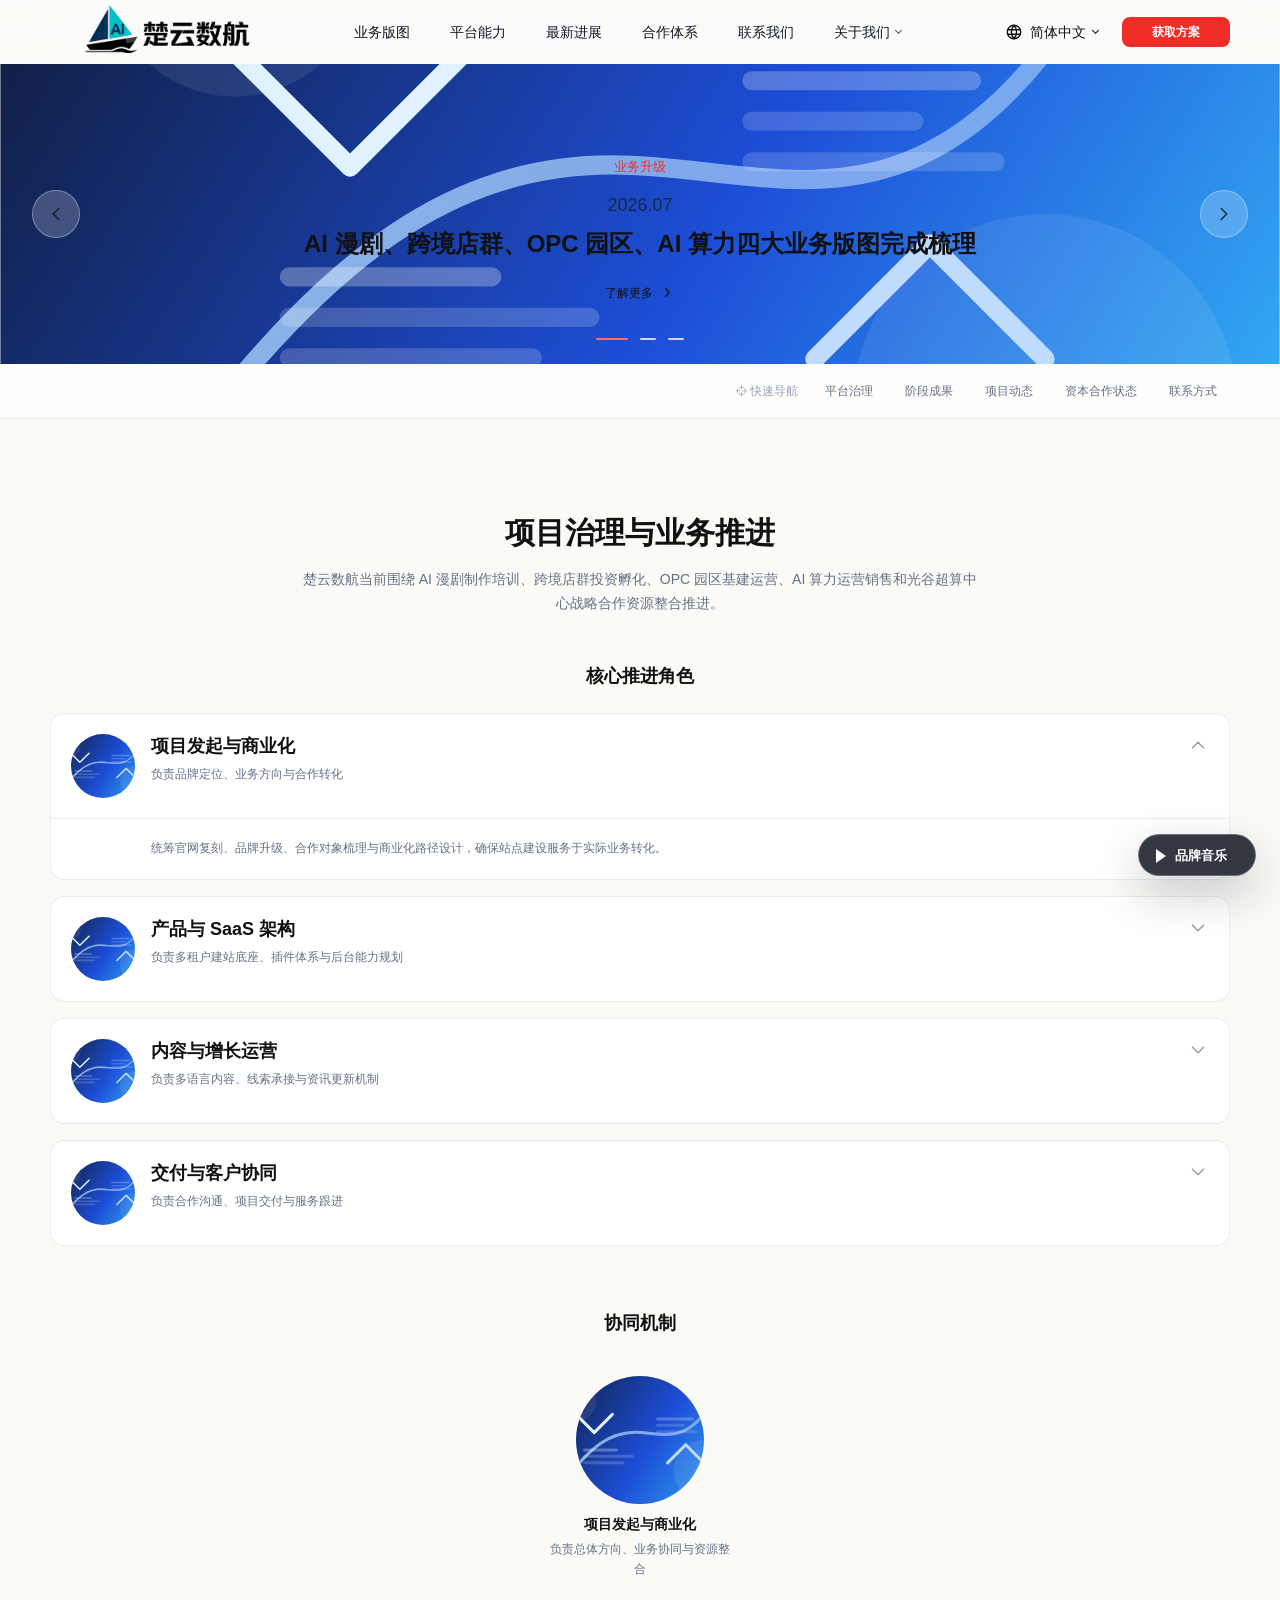
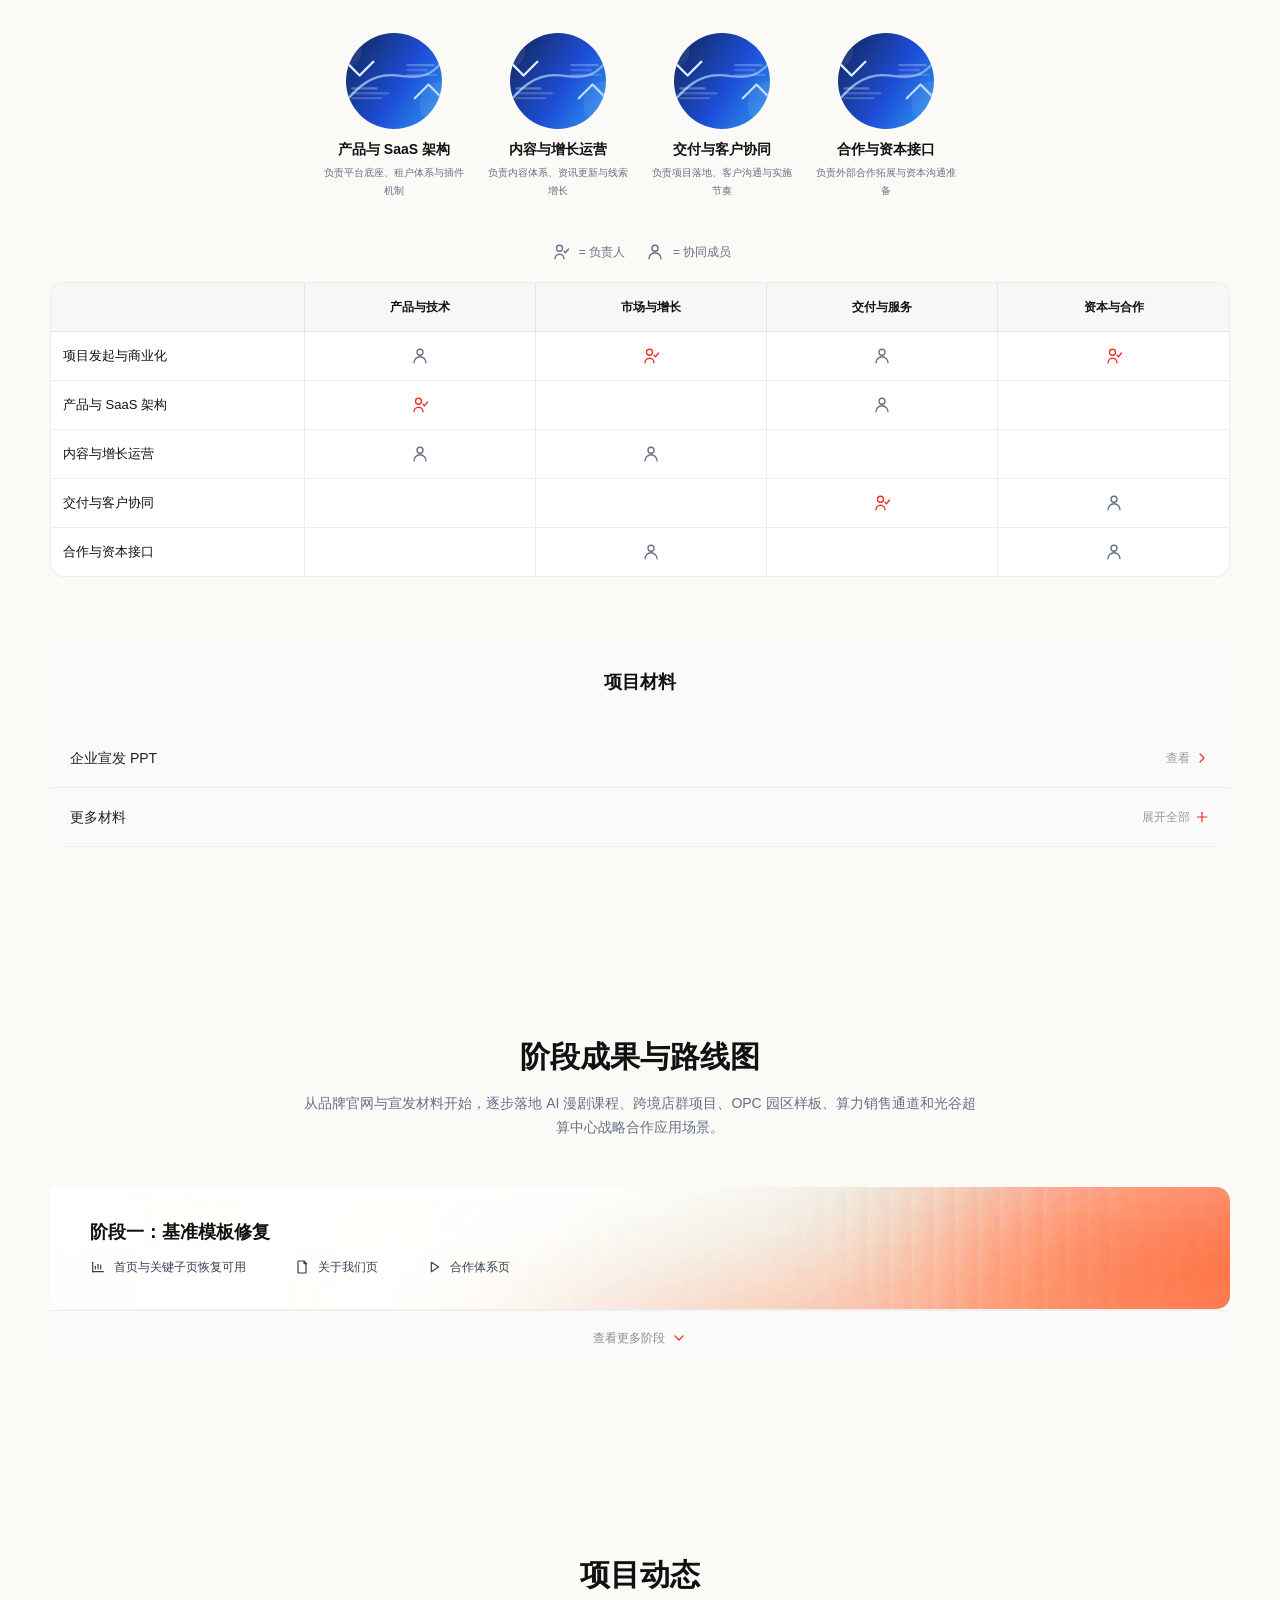
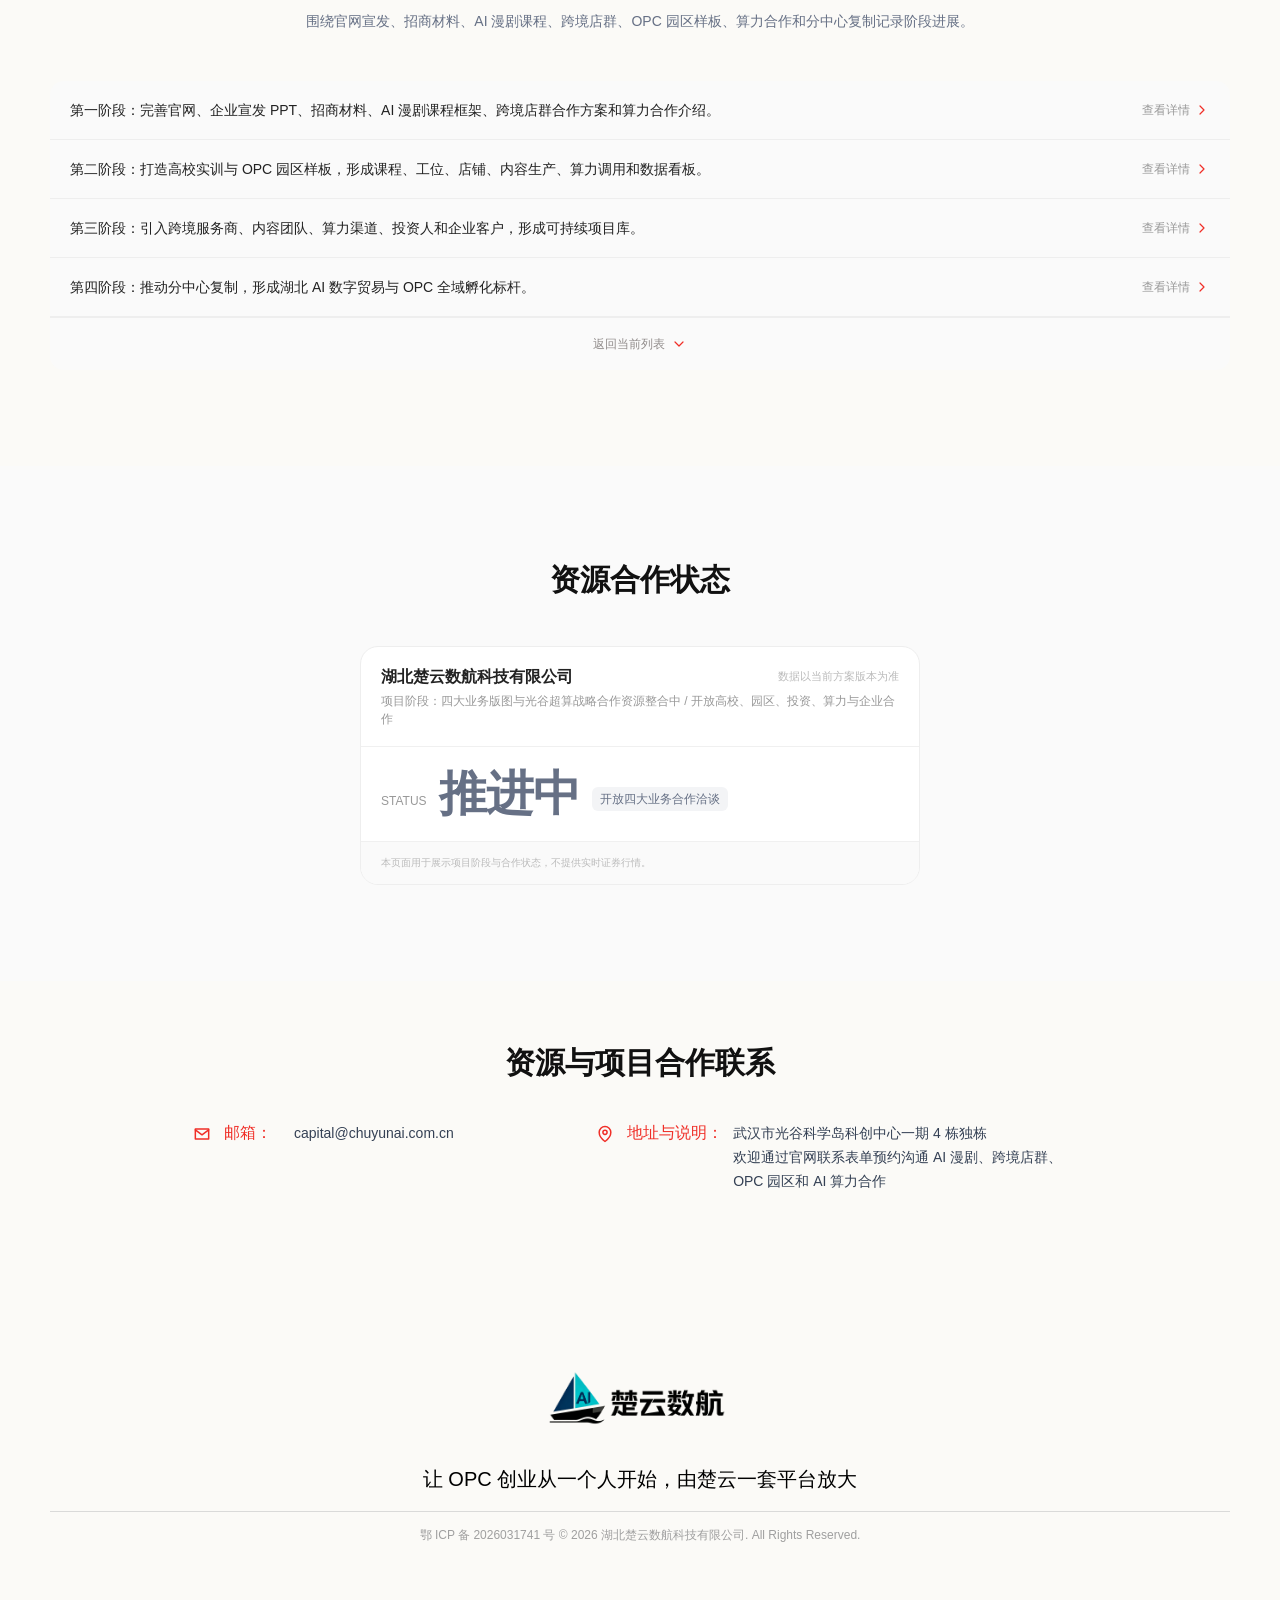
<file: investor.html>
<!doctype html>
<html lang="zh-CN">
  <head>
    <meta charset="UTF-8">
    <meta name="viewport" content="width=device-width, initial-scale=1.0">
    <link rel="icon" href="static/picture/logo-wide.png" type="image/png">
    <title>投资与合作 | 楚云数航四大业务与光谷超算战略合作</title>
    <meta name="description" content="楚云数航投资与合作页：展示AI漫剧、跨境店群、OPC园区、AI算力四大业务版图，光谷超算中心战略合作资源，以及投资与产业合作入口。">
    <link rel="stylesheet" href="static/css/styles.css">
  </head>
  <body data-root="./" data-page="investor" data-lang="zh-CN">
    <div data-shell></div>
    <main class="subpage-main" data-subpage></main>
    <div data-footer></div>
    <script src="static/js/subpage.js"></script>
  </body>
</html>
</file>
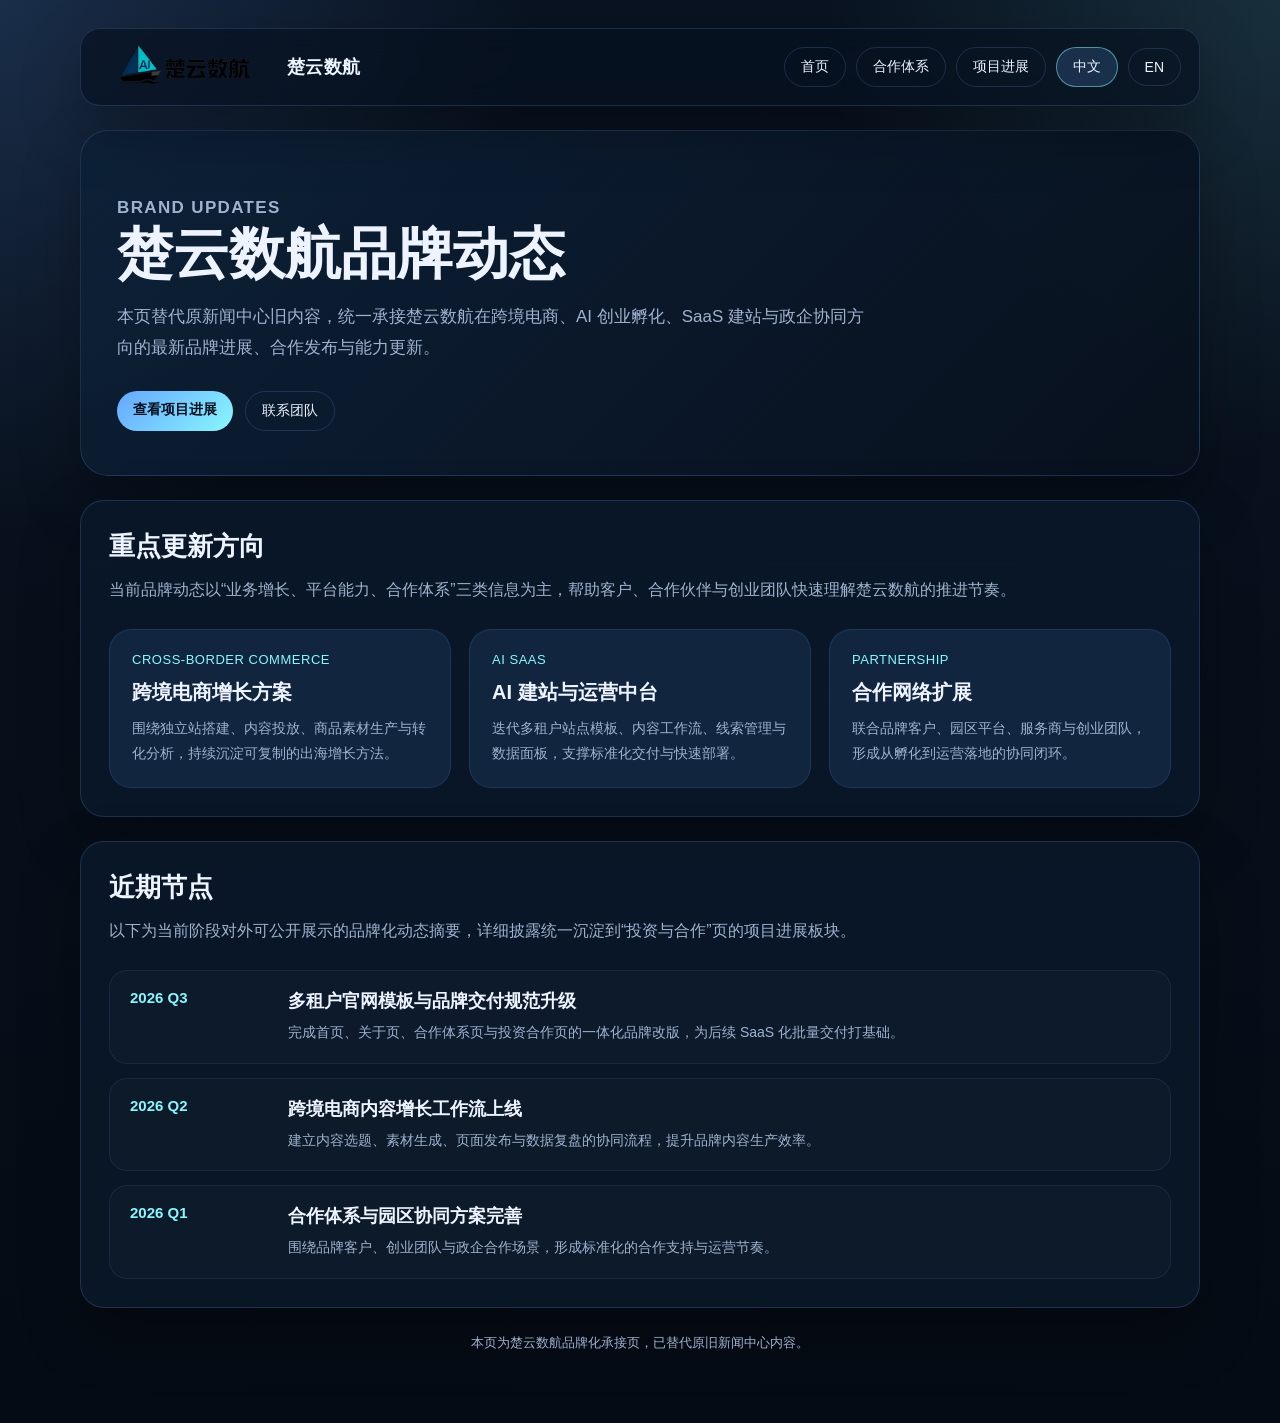
<file: news-index.html>
<!DOCTYPE html>
<html lang="zh-CN">
<head>
  <meta charset="UTF-8">
  <meta name="viewport" content="width=device-width, initial-scale=1.0">
  <title>品牌动态 | 楚云数航</title>
  <meta name="description" content="楚云数航品牌动态页，集中展示跨境电商、AI 创业孵化、SaaS 建站与合作生态的最新进展。">
  <meta name="keywords" content="楚云数航, 品牌动态, 项目进展, AI 创业, 跨境电商, SaaS 建站">
  <link rel="canonical" href="./news-index.html">
  <link rel="icon" href="static/picture/logo-wide.png">
  <style>
    :root {
      color-scheme: dark;
      --bg: #07111f;
      --panel: rgba(10, 24, 42, 0.88);
      --card: rgba(19, 39, 67, 0.9);
      --line: rgba(130, 170, 255, 0.18);
      --text: #eef4ff;
      --muted: #9fb2cf;
      --brand: #66a6ff;
      --brand-2: #89f7fe;
      --shadow: 0 24px 60px rgba(0, 0, 0, 0.28);
    }
    * { box-sizing: border-box; }
    body {
      margin: 0;
      font-family: "Microsoft YaHei", "PingFang SC", Arial, sans-serif;
      color: var(--text);
      background:
        radial-gradient(circle at top left, rgba(102, 166, 255, 0.18), transparent 28%),
        radial-gradient(circle at top right, rgba(137, 247, 254, 0.12), transparent 24%),
        linear-gradient(180deg, #091321 0%, #050b14 100%);
      min-height: 100vh;
    }
    a { color: inherit; text-decoration: none; }
    .page {
      width: min(1120px, calc(100% - 32px));
      margin: 0 auto;
      padding: 28px 0 56px;
    }
    .topbar {
      display: flex;
      align-items: center;
      justify-content: space-between;
      gap: 16px;
      padding: 14px 18px;
      border: 1px solid var(--line);
      border-radius: 20px;
      background: rgba(7, 17, 31, 0.68);
      backdrop-filter: blur(14px);
      box-shadow: var(--shadow);
    }
    .brand {
      display: inline-flex;
      align-items: center;
      gap: 12px;
      font-size: 18px;
      font-weight: 600;
      letter-spacing: 0.02em;
    }
    .brand img {
      width: 176px;
      height: auto;
      max-height: 48px;
      object-fit: contain;
      flex: 0 0 auto;
    }
    .top-actions, .lang-switch {
      display: flex;
      align-items: center;
      gap: 10px;
      flex-wrap: wrap;
    }
    .ghost-btn, .lang-btn, .primary-btn {
      border-radius: 999px;
      padding: 10px 16px;
      border: 1px solid var(--line);
      background: transparent;
      color: var(--text);
      cursor: pointer;
      font-size: 14px;
      transition: 0.2s ease;
    }
    .primary-btn {
      background: linear-gradient(135deg, var(--brand), var(--brand-2));
      color: #07111f;
      border: none;
      font-weight: 700;
    }
    .ghost-btn:hover, .lang-btn:hover, .primary-btn:hover {
      transform: translateY(-1px);
      box-shadow: 0 12px 24px rgba(102, 166, 255, 0.18);
    }
    .lang-btn.is-active {
      background: rgba(102, 166, 255, 0.18);
      border-color: rgba(137, 247, 254, 0.5);
    }
    .hero {
      margin-top: 24px;
      padding: 44px 36px;
      border-radius: 28px;
      background: linear-gradient(135deg, rgba(13, 33, 56, 0.96), rgba(8, 17, 29, 0.96));
      border: 1px solid var(--line);
      box-shadow: var(--shadow);
    }
    .eyebrow {
      margin: 0 0 12px;
      color: var(--brand-2);
      font-size: 14px;
      font-weight: 700;
      letter-spacing: 0.08em;
      text-transform: uppercase;
    }
    h1 {
      margin: 0;
      font-size: clamp(32px, 5vw, 56px);
      line-height: 1.08;
    }
    .hero p {
      max-width: 760px;
      margin: 18px 0 0;
      font-size: 17px;
      line-height: 1.8;
      color: var(--muted);
    }
    .hero-actions {
      display: flex;
      gap: 12px;
      flex-wrap: wrap;
      margin-top: 28px;
    }
    .section {
      margin-top: 24px;
      padding: 28px;
      border-radius: 24px;
      background: var(--panel);
      border: 1px solid var(--line);
      box-shadow: var(--shadow);
    }
    .section h2 {
      margin: 0 0 12px;
      font-size: 26px;
    }
    .section-intro {
      margin: 0 0 24px;
      color: var(--muted);
      line-height: 1.8;
    }
    .grid {
      display: grid;
      gap: 18px;
      grid-template-columns: repeat(3, minmax(0, 1fr));
    }
    .card {
      padding: 22px;
      border-radius: 22px;
      background: var(--card);
      border: 1px solid rgba(130, 170, 255, 0.12);
    }
    .card .meta {
      color: var(--brand-2);
      font-size: 13px;
      letter-spacing: 0.04em;
      text-transform: uppercase;
    }
    .card h3 {
      margin: 12px 0 10px;
      font-size: 20px;
      line-height: 1.35;
    }
    .card p {
      margin: 0;
      color: var(--muted);
      line-height: 1.75;
      font-size: 14px;
    }
    .list {
      display: grid;
      gap: 14px;
    }
    .list-item {
      display: grid;
      grid-template-columns: 140px 1fr;
      gap: 18px;
      padding: 18px 20px;
      border-radius: 18px;
      background: rgba(255, 255, 255, 0.02);
      border: 1px solid rgba(130, 170, 255, 0.1);
    }
    .list-item .date {
      color: var(--brand-2);
      font-weight: 700;
      font-size: 15px;
    }
    .list-item h3 {
      margin: 0 0 8px;
      font-size: 18px;
    }
    .list-item p {
      margin: 0;
      color: var(--muted);
      line-height: 1.7;
      font-size: 14px;
    }
    .footer-note {
      margin-top: 24px;
      text-align: center;
      color: var(--muted);
      font-size: 13px;
      line-height: 1.7;
    }
    [data-lang] { display: none; }
    [data-lang].is-active { display: block; }
    @media (max-width: 900px) {
      .grid { grid-template-columns: 1fr; }
      .list-item { grid-template-columns: 1fr; gap: 10px; }
      .hero { padding: 32px 22px; }
      .section { padding: 22px; }
      .topbar { align-items: flex-start; flex-direction: column; }
    }
  </style>
</head>
<body>
  <div class="page">
    <header class="topbar">
      <a class="brand" href="cn.html" aria-label="楚云数航首页">
        <img src="static/picture/logo-wide.png" alt="楚云数航">
        <span>楚云数航</span>
      </a>
      <div class="top-actions">
        <a class="ghost-btn" href="cn.html">首页</a>
        <a class="ghost-btn" href="partner.html">合作体系</a>
        <a class="ghost-btn" href="investor.html#announcements">项目进展</a>
        <div class="lang-switch">
          <button class="lang-btn" type="button" data-set-lang="zh-CN">中文</button>
          <button class="lang-btn" type="button" data-set-lang="en">EN</button>
        </div>
      </div>
    </header>

    <main>
      <section class="hero">
        <div data-lang="zh-CN">
          <p class="eyebrow">Brand Updates</p>
          <h1>楚云数航品牌动态</h1>
          <p>本页替代原新闻中心旧内容，统一承接楚云数航在跨境电商、AI 创业孵化、SaaS 建站与政企协同方向的最新品牌进展、合作发布与能力更新。</p>
          <div class="hero-actions">
            <a class="primary-btn" href="investor.html#announcements">查看项目进展</a>
            <a class="ghost-btn" href="about.html#contact">联系团队</a>
          </div>
        </div>
        <div data-lang="en">
          <p class="eyebrow">Brand Updates</p>
          <h1>ChuYun Digital Voyage Updates</h1>
          <p>This page replaces the legacy news center and now serves as a branded hub for recent updates across cross-border commerce, AI venture incubation, SaaS site building, and public-sector collaboration.</p>
          <div class="hero-actions">
            <a class="primary-btn" href="investor.html?lang=en#announcements">View Progress</a>
            <a class="ghost-btn" href="about.html?lang=en#contact">Contact Team</a>
          </div>
        </div>
      </section>

      <section class="section">
        <div data-lang="zh-CN">
          <h2>重点更新方向</h2>
          <p class="section-intro">当前品牌动态以“业务增长、平台能力、合作体系”三类信息为主，帮助客户、合作伙伴与创业团队快速理解楚云数航的推进节奏。</p>
          <div class="grid">
            <article class="card">
              <div class="meta">Cross-border Commerce</div>
              <h3>跨境电商增长方案</h3>
              <p>围绕独立站搭建、内容投放、商品素材生产与转化分析，持续沉淀可复制的出海增长方法。</p>
            </article>
            <article class="card">
              <div class="meta">AI SaaS</div>
              <h3>AI 建站与运营中台</h3>
              <p>迭代多租户站点模板、内容工作流、线索管理与数据面板，支撑标准化交付与快速部署。</p>
            </article>
            <article class="card">
              <div class="meta">Partnership</div>
              <h3>合作网络扩展</h3>
              <p>联合品牌客户、园区平台、服务商与创业团队，形成从孵化到运营落地的协同闭环。</p>
            </article>
          </div>
        </div>
        <div data-lang="en">
          <h2>Focus Areas</h2>
          <p class="section-intro">Updates are organized around business growth, platform capability, and partnership development so that clients and partners can quickly understand the latest momentum.</p>
          <div class="grid">
            <article class="card">
              <div class="meta">Commerce</div>
              <h3>Cross-Border Growth Programs</h3>
              <p>Builds repeatable outbound commerce playbooks spanning storefront setup, content delivery, merchandising, and conversion analytics.</p>
            </article>
            <article class="card">
              <div class="meta">AI SaaS</div>
              <h3>AI Site Building Platform</h3>
              <p>Extends tenant-ready templates, content workflows, lead management, and operational dashboards for scalable delivery.</p>
            </article>
            <article class="card">
              <div class="meta">Partnership</div>
              <h3>Ecosystem Expansion</h3>
              <p>Connects enterprise clients, industrial parks, service partners, and venture teams into a full incubation-to-operations loop.</p>
            </article>
          </div>
        </div>
      </section>

      <section class="section">
        <div data-lang="zh-CN">
          <h2>近期节点</h2>
          <p class="section-intro">以下为当前阶段对外可公开展示的品牌化动态摘要，详细披露统一沉淀到“投资与合作”页的项目进展板块。</p>
          <div class="list">
            <article class="list-item">
              <div class="date">2026 Q3</div>
              <div>
                <h3>多租户官网模板与品牌交付规范升级</h3>
                <p>完成首页、关于页、合作体系页与投资合作页的一体化品牌改版，为后续 SaaS 化批量交付打基础。</p>
              </div>
            </article>
            <article class="list-item">
              <div class="date">2026 Q2</div>
              <div>
                <h3>跨境电商内容增长工作流上线</h3>
                <p>建立内容选题、素材生成、页面发布与数据复盘的协同流程，提升品牌内容生产效率。</p>
              </div>
            </article>
            <article class="list-item">
              <div class="date">2026 Q1</div>
              <div>
                <h3>合作体系与园区协同方案完善</h3>
                <p>围绕品牌客户、创业团队与政企合作场景，形成标准化的合作支持与运营节奏。</p>
              </div>
            </article>
          </div>
        </div>
        <div data-lang="en">
          <h2>Recent Milestones</h2>
          <p class="section-intro">These are public-facing summaries for the current stage. Detailed disclosures now live under the progress section of the investment and partnership page.</p>
          <div class="list">
            <article class="list-item">
              <div class="date">2026 Q3</div>
              <div>
                <h3>Unified Brand Delivery for Core Pages</h3>
                <p>Completed the integrated brand refresh across home, about, partnership, and investment pages to support future SaaS-based batch delivery.</p>
              </div>
            </article>
            <article class="list-item">
              <div class="date">2026 Q2</div>
              <div>
                <h3>Content Growth Workflow for Commerce</h3>
                <p>Established a collaborative loop for topic planning, asset production, page publishing, and performance review.</p>
              </div>
            </article>
            <article class="list-item">
              <div class="date">2026 Q1</div>
              <div>
                <h3>Partnership and Park Collaboration Framework</h3>
                <p>Standardized support models for enterprise brands, venture teams, and public-sector collaboration scenarios.</p>
              </div>
            </article>
          </div>
        </div>
      </section>
    </main>

    <p class="footer-note">
      <span data-lang="zh-CN">本页为楚云数航品牌化承接页，已替代原旧新闻中心内容。</span>
      <span data-lang="en">This branded landing page replaces the legacy news center content.</span>
    </p>
  </div>

  <script>
    (function () {
      var params = new URLSearchParams(window.location.search);
      var lang = params.get("lang");
      if (lang !== "en" && lang !== "zh-CN") {
        lang = /(?:^|\/)en(?:\/|\.html$)/i.test(window.location.pathname) ? "en" : "zh-CN";
      }
      var groups = document.querySelectorAll("[data-lang]");
      var buttons = document.querySelectorAll("[data-set-lang]");
      function applyLanguage(next) {
        document.documentElement.lang = next === "en" ? "en" : "zh-CN";
        document.title = next === "en" ? "Updates & Insights | ChuYun Digital Voyage" : "品牌动态 | 楚云数航";
        groups.forEach(function (node) {
          node.classList.toggle("is-active", node.getAttribute("data-lang") === next);
        });
        buttons.forEach(function (button) {
          button.classList.toggle("is-active", button.getAttribute("data-set-lang") === next);
        });
      }
      buttons.forEach(function (button) {
        button.addEventListener("click", function () {
          var next = button.getAttribute("data-set-lang");
          var url = new URL(window.location.href);
          if (next === "en") {
            url.searchParams.set("lang", "en");
          } else {
            url.searchParams.delete("lang");
          }
          window.history.replaceState({}, "", url.toString());
          applyLanguage(next);
        });
      });
      applyLanguage(lang);
    }());
  </script>
</body>
</html>
</file>
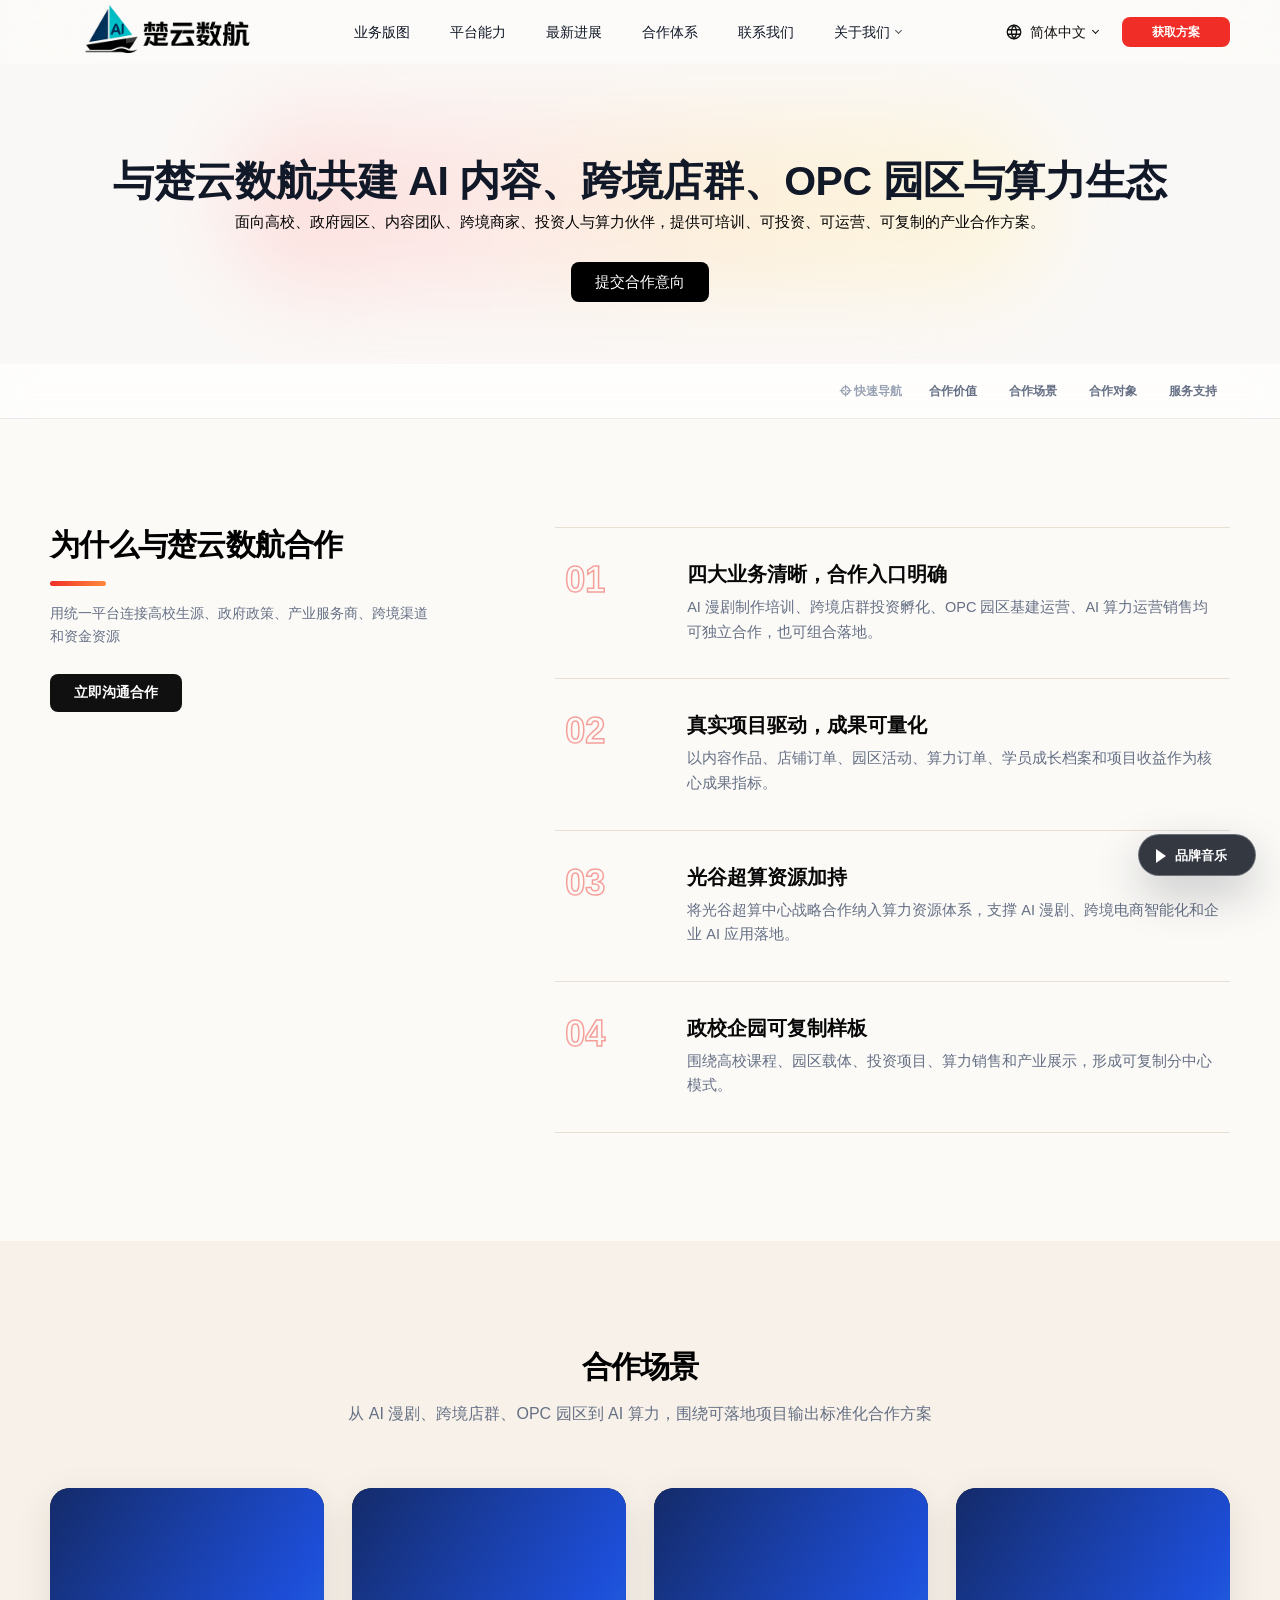
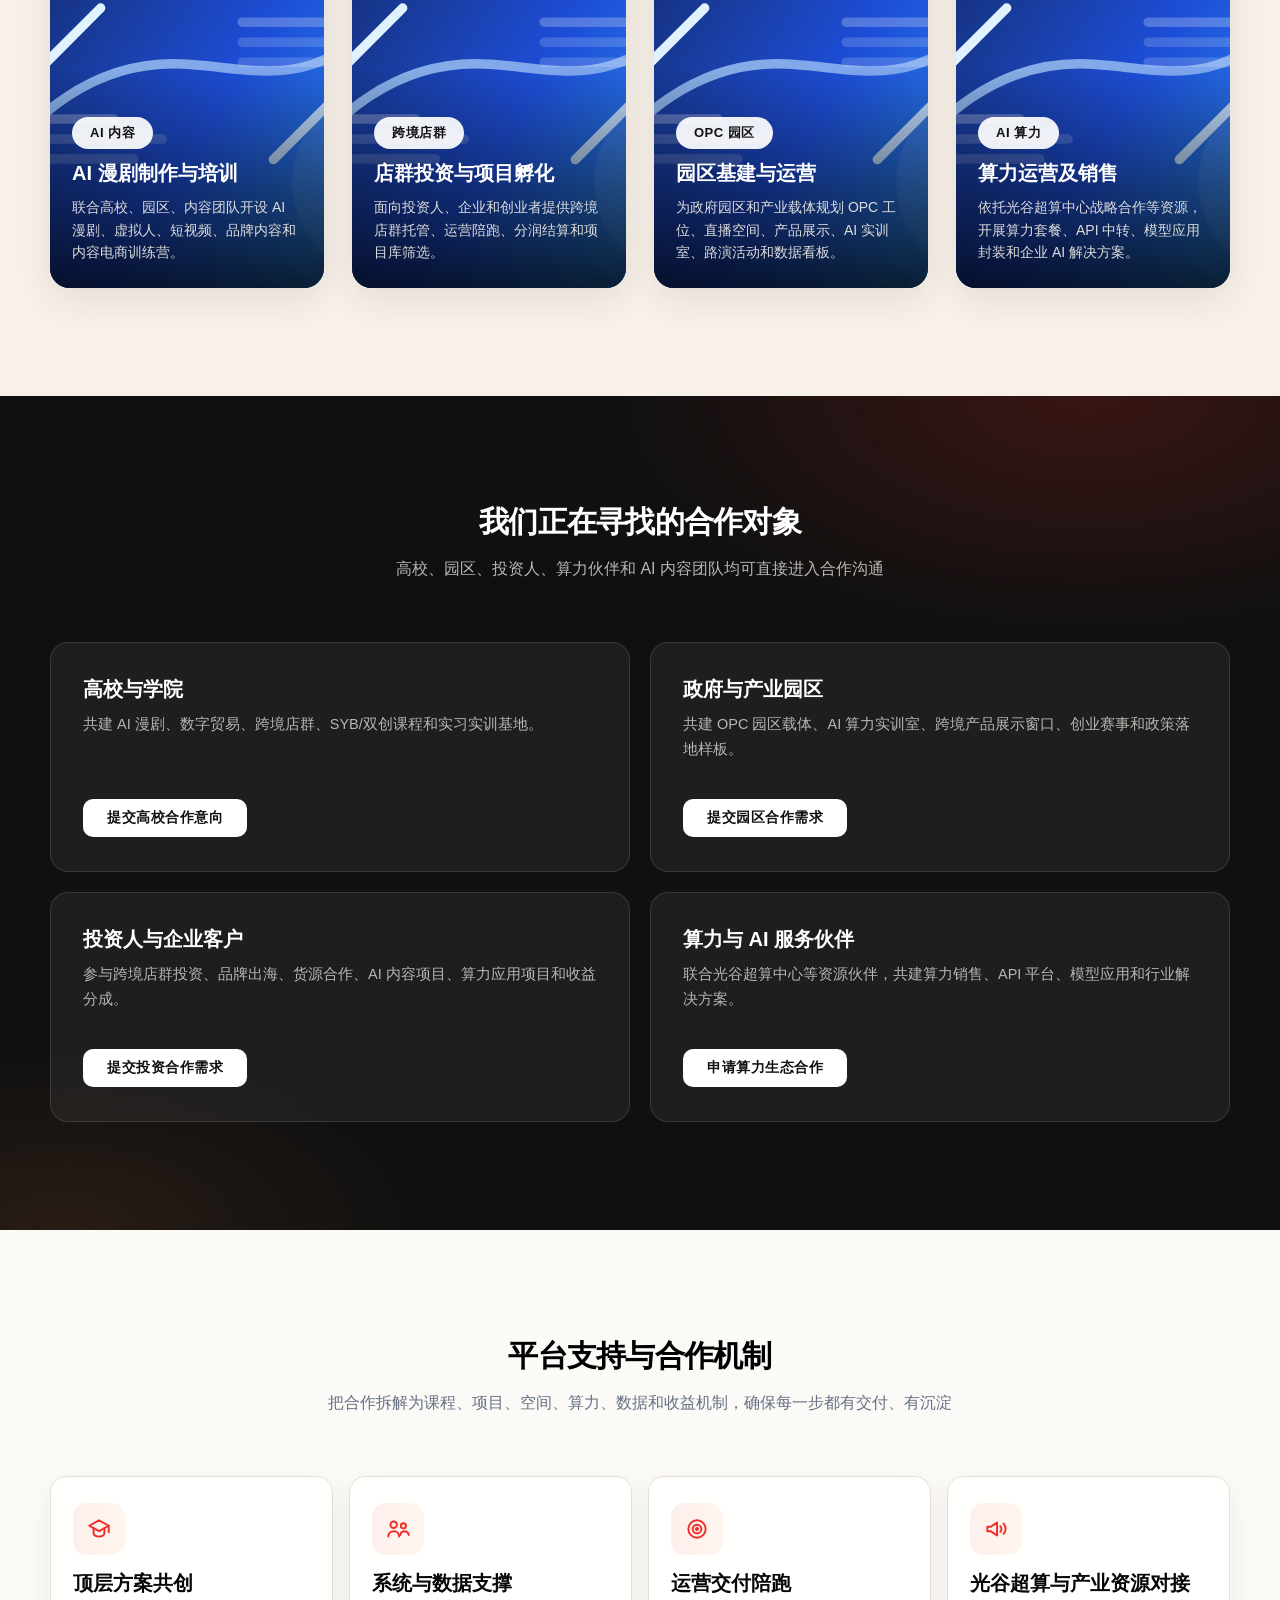
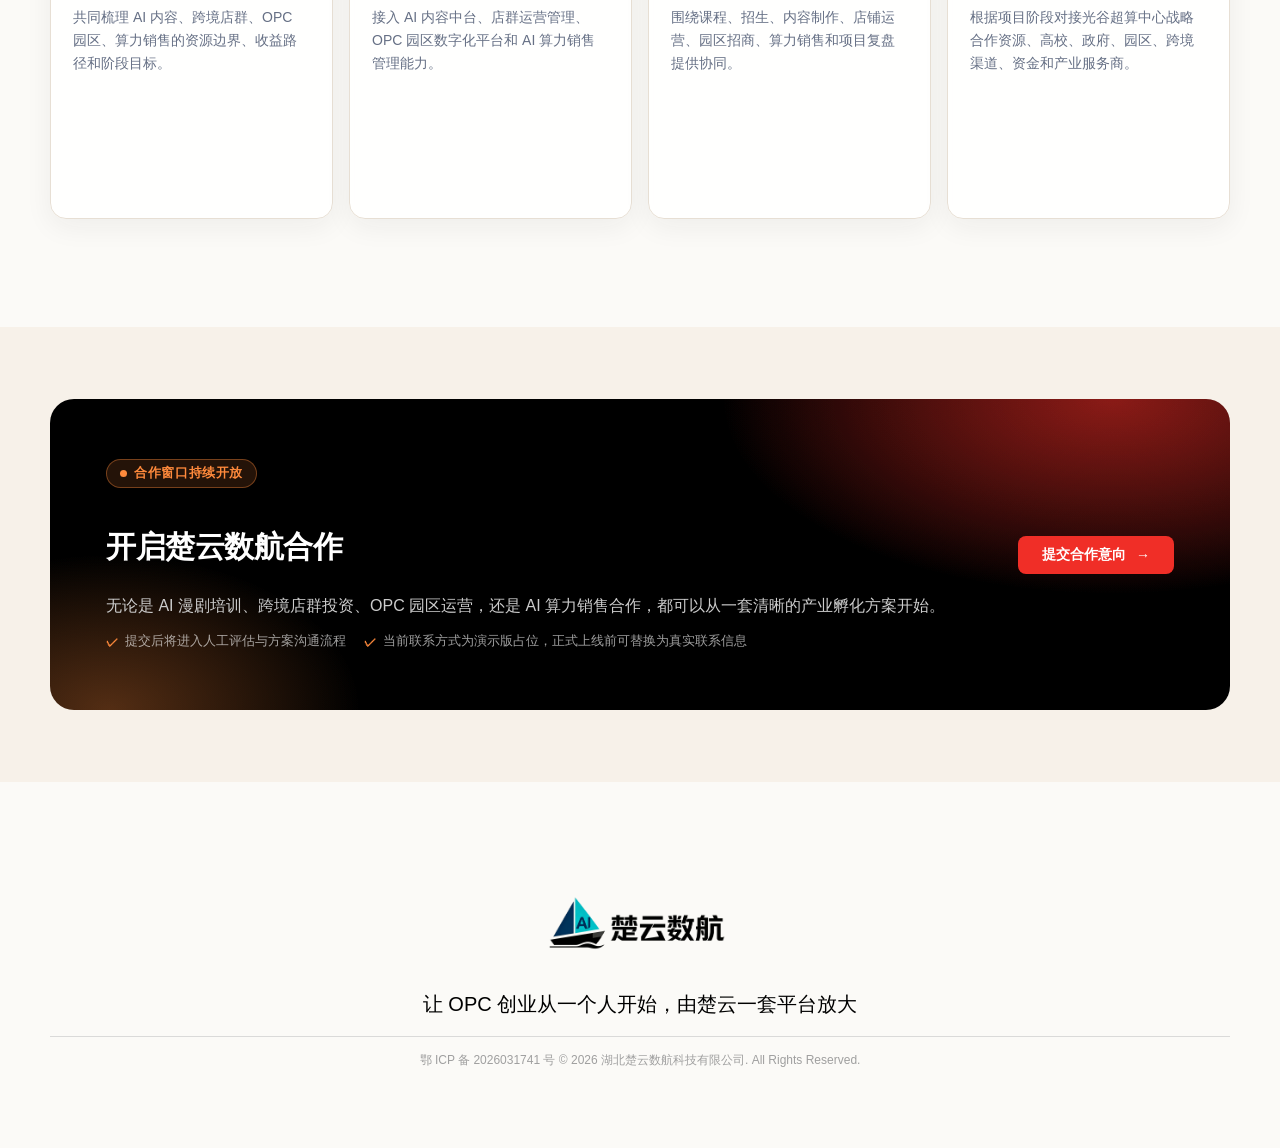
<file: partner.html>
<!doctype html>
<html lang="zh-CN">
  <head>
    <meta charset="UTF-8">
    <meta name="viewport" content="width=device-width, initial-scale=1.0">
    <link rel="icon" href="static/picture/logo-wide.png" type="image/png">
    <title>合作体系 | 楚云数航AI内容、店群、园区与算力生态</title>
    <meta name="description" content="楚云数航合作体系：面向高校、政府园区、投资人、AI内容团队、跨境商家与算力伙伴，提供AI漫剧、跨境店群、OPC园区和AI算力合作入口。">
    <link rel="stylesheet" href="static/css/styles.css">
  </head>
  <body data-root="./" data-page="partner" data-lang="zh-CN">
    <div data-shell></div>
    <main class="subpage-main" data-subpage></main>
    <div data-footer></div>
    <script src="static/js/subpage.js"></script>
  </body>
</html>
</file>
<file: static/css/styles.css>
:root {
  --red: #f02e27;
  --red-strong: #f02e27;
  --text: #000;
  --muted: #667085;
  --page-max: 1280px;
  --header-pad: max(24px, calc((100vw - var(--page-max)) / 2));
  --hero-bleed: 340px;
  --sans-font: "Open Sans", "PingFang SC", "Source Han Sans SC", "Source Han Sans CN", "Source Han Sans", "Noto Sans CJK SC", "Noto Sans SC", "思源黑体", "Microsoft YaHei", Arial, sans-serif;
  --title-font: var(--sans-font);
  --serif-title-font: Lora, Georgia, "Times New Roman", serif;
  --glass-border: rgba(255, 255, 255, 0.78);
  --nav-glass-bg-default: rgba(255, 255, 255, 0.28);
  --nav-glass-bg-open: rgba(255, 255, 255, 0.95);
  --shadow-soft: 0 3px 10px rgba(38, 48, 72, 0.04);
  --module-gap: clamp(88px, 13.125vw, 168px);
  --font-root-min: 14px;
  --font-root-max: 16px;
  --font-root-fluid: clamp(var(--font-root-min), 0.8125rem + 0.35vw, var(--font-root-max));
}

/* Ecosystem partner page */
body[data-page="partner"] {
  background: #fbfaf7;
}

.partner-page {
  color: #070707;
  background: #fbfaf7;
}

.partner-container {
  width: min(var(--page-max), calc(100% - 48px));
  margin: 0 auto;
}

.partner-hero {
  position: relative;
  height: clamp(300px, 20vw, 380px);
  min-height: 300px;
  display: grid;
  place-items: center;
  overflow: hidden;
  isolation: isolate;
  text-align: center;
  background: #faf8f6;
}

.partner-hero::after {
  display: none;
}

.partner-hero__motion {
  position: absolute;
  z-index: 0;
  inset: 18% 18% 24%;
  border-radius: 90px;
  background: linear-gradient(90deg, #fdd5d3 0%, #fde2e0 30%, #fdecd0 60%, #fdf5d6 100%);
  opacity: 0.72;
  filter: blur(42px);
  animation: none;
  pointer-events: none;
}

.partner-hero__motion::before,
.partner-hero__motion::after,
.partner-hero__motion-layer {
  position: absolute;
  display: block;
  content: "";
  pointer-events: none;
  will-change: transform, opacity;
}

.partner-hero__motion::before {
  display: none;
}

.partner-hero__motion::after {
  display: none;
}

.partner-hero__motion-layer {
  display: none;
}

.partner-hero__motion-layer--left {
  inset: -16% 30% -16% -22%;
  background:
    radial-gradient(ellipse 58% 48% at 14% 24%, rgba(240, 46, 39, 0.36) 0%, rgba(255, 213, 222, 0.14) 34%, rgba(255, 255, 255, 0) 72%),
    linear-gradient(118deg, rgba(240, 46, 39, 0.28) 0%, rgba(255, 218, 226, 0.12) 28%, rgba(255, 255, 255, 0) 62%),
    linear-gradient(38deg, rgba(255, 255, 255, 0) 18%, rgba(112, 91, 255, 0.08) 52%, rgba(255, 255, 255, 0) 82%);
  filter: blur(22px) saturate(1.24);
  opacity: 0.98;
  transform: translate3d(-10%, -3%, 0) rotate(4deg) scale(1.12);
  animation: heroRibbonLeft 7.2s ease-in-out infinite alternate;
}

.partner-hero__motion-layer--blue {
  background: linear-gradient(28deg, rgba(65, 105, 255, 0) 20%, rgba(70, 92, 255, 0.07) 38%, rgba(142, 92, 255, 0.075) 54%, rgba(255, 255, 255, 0) 76%);
  transform: translate3d(-6%, 9%, 0) rotate(-8deg) scale(1.08);
  animation: heroRibbonCyan 11.2s ease-in-out infinite alternate;
}

.partner-hero__motion-layer--warm {
  background: linear-gradient(135deg, rgba(255, 255, 255, 0) 12%, rgba(255, 154, 72, 0.18) 30%, rgba(240, 46, 39, 0.14) 42%, rgba(255, 211, 220, 0.08) 58%, rgba(255, 255, 255, 0) 78%);
  transform: translate3d(8%, -5%, 0) rotate(6deg) scale(1.02);
  animation: heroRibbonWarm 10.4s ease-in-out infinite alternate;
}

.partner-hero__motion-layer--violet {
  background: linear-gradient(58deg, rgba(255, 255, 255, 0) 18%, rgba(92, 92, 255, 0.04) 42%, rgba(180, 96, 255, 0.035) 57%, rgba(255, 255, 255, 0) 80%);
  transform: translate3d(2%, 18%, 0) rotate(11deg) scale(1.14);
  animation: heroRibbonViolet 12.6s ease-in-out infinite alternate;
}

.partner-hero__wash {
  display: none;
}

.partner-hero__content {
  position: relative;
  z-index: 1;
  width: min(var(--page-max), calc(100% - 48px));
  margin-top: 32px;
}

.partner-hero h1 {
  margin: 0;
  font-family: var(--title-font);
  color: #111827;
  font-size: clamp(2.125rem, 3.2vw, 3rem);
  line-height: 1.16;
  letter-spacing: -0.01em;
  font-weight: 700;
  white-space: nowrap;
}

html[lang="en"] body[data-page="partner"] .partner-hero h1 {
  max-width: min(1120px, calc(100vw - 96px));
  margin-inline: auto;
  font-size: clamp(2rem, 3vw, 2.75rem);
  line-height: 1.12;
  white-space: normal;
  text-wrap: balance;
}

.partner-hero p {
  margin: 5px 0 29px;
  color: #000;
  font-family: var(--sans-font);
  font-size: clamp(0.9375rem, 1.15vw, 1.125rem);
  line-height: 1.55;
  letter-spacing: 0;
}

html[lang="en"] body[data-page="partner"] .partner-hero p {
  max-width: min(980px, calc(100vw - 96px));
  margin-inline: auto;
}

.partner-button {
  display: inline-flex;
  align-items: center;
  justify-content: center;
  gap: 10px;
  min-height: 38px;
  padding: 0 24px;
  border-radius: 8px;
  font-size: 0.875rem;
  font-weight: 700;
  transition: transform 220ms ease, background 220ms ease, color 220ms ease;
}

.partner-button--red {
  color: #fff;
  background: #f02e27;
}

.partner-button--red:hover,
.partner-button--red:focus-visible {
  background: #b60005;
  transform: translateY(-2px);
}

.partner-hero .partner-button {
  min-width: 136px;
  min-height: 40px;
  gap: 9px;
  padding: 0 24px;
  font-size: 0.9375rem;
  font-weight: 400;
  line-height: 20px;
}

.partner-hero .partner-button--red {
  background: #000;
}

.partner-hero .partner-button--red:hover,
.partner-hero .partner-button--red:focus-visible {
  background: #000;
  transform: translateY(-2px) scale(1.1);
}

.partner-button--dark {
  color: #fff;
  background: #101010;
}

.partner-button--dark:hover,
.partner-button--dark:focus-visible {
  background: #f02e27;
  transform: translateY(-2px);
}

.partner-nav {
  position: sticky;
  z-index: 34;
  width: 100%;
  padding: 12px 0;
  border-bottom: 1px solid rgba(17, 24, 39, 0.08);
  background: rgba(255, 255, 255, 0.64);
  backdrop-filter: blur(14px);
  -webkit-backdrop-filter: blur(14px);
}

.partner-nav::before {
  display: none;
}

.partner-nav__inner {
  width: min(var(--page-max), calc(100% - 48px));
  display: flex;
  justify-content: flex-end;
  align-items: center;
  gap: 6px;
  margin: 0 auto;
  overflow-x: auto;
  white-space: nowrap;
  scrollbar-width: none;
}

.partner-nav__inner::-webkit-scrollbar {
  display: none;
}

.partner-nav__label,
.partner-nav a {
  flex: 0 0 auto;
  color: #667085;
  font-size: 0.75rem;
  line-height: 18px;
  font-weight: 600;
}

.partner-nav__label {
  display: inline-flex;
  align-items: center;
  gap: 4px;
  margin-right: 8px;
  color: #98a2b3;
  white-space: nowrap;
}

.partner-nav a {
  display: inline-flex;
  align-items: center;
  min-height: 30px;
  padding: 0 13px;
  border-radius: 999px;
  transition: color 180ms ease, background 180ms ease;
}

.partner-nav a:hover,
.partner-nav a:focus-visible {
  color: #111827;
  background: #f3f4f6;
}

.partner-nav a.is-active {
  color: #fff;
  background: #111;
}

.partner-section {
  padding: 108px 0;
}

.partner-section--warm {
  background: #f7f1e9;
}

.partner-section--dark {
  color: #fff;
  background:
    radial-gradient(800px 400px at 85% 0%, rgba(240, 46, 39, 0.18), transparent 60%),
    radial-gradient(600px 300px at 5% 100%, rgba(255, 138, 60, 0.1), transparent 60%),
    #101010;
}

.partner-section--last {
  padding: 72px 0;
}

.partner-section__center {
  max-width: 780px;
  margin: 0 auto 60px;
  text-align: center;
}

.partner-section__center h2,
.partner-why__lead h2 {
  margin: 0 0 16px;
  color: #000;
  font-size: clamp(1.5rem, 3.2vw, 1.875rem);
  font-weight: 700;
  line-height: 1.2;
  letter-spacing: -0.75px;
}

.partner-section__center p,
.partner-why__lead p,
.partner-cta p,
.partner-cta small {
  color: #667085;
  font-size: 1rem;
  line-height: 1.65;
}

.partner-section--dark .partner-section__center h2 {
  color: #fff;
}

.partner-section--dark .partner-section__center p,
.partner-section--dark .partner-partner-card p {
  color: #b9b6b2;
}

.partner-why {
  display: grid;
  grid-template-columns: 0.85fr 1.3fr;
  gap: 64px;
  align-items: start;
}

.partner-why__lead {
  position: sticky;
  top: 110px;
}

.partner-why__lead h2::after {
  display: block;
  width: 56px;
  height: 5px;
  margin-top: 18px;
  border-radius: 3px;
  background: linear-gradient(90deg, #f02e27, #ff8a3c);
  content: "";
}

.partner-why__lead p {
  max-width: 380px;
  margin: 0 0 26px;
  font-size: 0.875rem;
  line-height: 1.625;
}

.partner-why__rows {
  display: grid;
  gap: 0;
}

.partner-why-row {
  display: grid;
  grid-template-columns: 96px 1fr;
  gap: 26px;
  align-items: start;
  padding: 34px 10px;
  border-top: 1px solid #e7dfd4;
  transition: background 0.3s ease, transform 0.3s ease;
}

.partner-why-row:last-child {
  border-bottom: 1px solid #e7dfd4;
}

.partner-why-row:hover {
  background: linear-gradient(90deg, rgba(240, 46, 39, 0.06), rgba(255, 138, 60, 0.06));
  transform: translateX(8px);
}

.partner-why-row span {
  color: transparent;
  font-size: 2.25rem;
  font-weight: 700;
  line-height: 1;
  letter-spacing: 0;
  -webkit-text-stroke: 1.5px rgba(240, 46, 39, 0.45);
  transition: color 0.3s ease, -webkit-text-stroke 0.3s ease;
}

.partner-why-row:hover span {
  color: #f02e27;
  -webkit-text-stroke: 0;
}

.partner-why-row h3 {
  margin: 0 0 8px;
  font-size: 1.25rem;
  font-weight: 600;
  line-height: 1.25;
}

.partner-why-row p {
  margin: 0;
  color: #667085;
  font-size: 0.9063rem;
  line-height: 1.7;
}

.partner-solution-grid {
  display: grid;
  grid-template-columns: repeat(4, minmax(0, 1fr));
  gap: 28px;
}

.partner-solution-card {
  position: relative;
  min-height: 400px;
  overflow: hidden;
  border-radius: 20px;
  background: #121212;
  box-shadow: 0 10px 36px rgba(36, 36, 34, 0.1);
  transition: transform 0.3s ease, box-shadow 0.3s ease;
}

.partner-solution-card img {
  width: 100%;
  height: 100%;
  min-height: 400px;
  object-fit: cover;
  transition: transform 0.6s ease;
}

.partner-solution-card:hover {
  box-shadow: 0 22px 56px rgba(36, 36, 34, 0.18);
  transform: translateY(-8px);
}

.partner-solution-card:hover img {
  transform: scale(1.05);
}

.partner-solution-card__veil {
  position: absolute;
  inset: 0;
  background: linear-gradient(180deg, rgba(0, 0, 0, 0) 45%, rgba(0, 0, 0, 0.45) 75%, rgba(0, 0, 0, 0.78) 100%);
}

.partner-solution-card__content {
  position: absolute;
  right: 22px;
  bottom: 24px;
  left: 22px;
  color: #fff;
}

.partner-solution-card__content span {
  display: inline-block;
  margin-bottom: 12px;
  padding: 7px 18px;
  border-radius: 999px;
  color: #111;
  background: rgba(255, 255, 255, 0.92);
  font-size: 0.8125rem;
  font-weight: 700;
  letter-spacing: 0.5px;
  transition: background 0.25s ease, color 0.25s ease;
}

.partner-solution-card:hover .partner-solution-card__content span {
  color: #fff;
  background: #f02e27;
}

.partner-solution-card__content h3,
.partner-partner-card h3,
.partner-benefit h3 {
  margin: 0 0 10px;
  font-size: 1.25rem;
  font-weight: 600;
  line-height: 1.25;
}

.partner-solution-card__content p {
  margin: 0;
  color: #ddd;
  font-size: 0.875rem;
  line-height: 1.6;
}

.partner-card-grid {
  display: grid;
  grid-template-columns: repeat(2, minmax(0, 1fr));
  gap: 20px;
}

.partner-partner-card {
  display: flex;
  min-height: 230px;
  flex-direction: column;
  align-items: flex-start;
  padding: 34px 32px;
  border: 1px solid rgba(255, 255, 255, 0.12);
  border-radius: 18px;
  background: rgba(255, 255, 255, 0.06);
  box-shadow: none;
  backdrop-filter: blur(8px);
  transition: border-color 0.3s ease, box-shadow 0.3s ease, transform 0.3s ease;
}

.partner-partner-card:hover {
  border-color: rgba(240, 46, 39, 0.6);
  box-shadow: 0 18px 48px rgba(0, 0, 0, 0.4);
  transform: translateY(-6px);
}

.partner-partner-card h3 {
  color: #fff;
}

.partner-partner-card p {
  flex: 1;
  min-height: 0;
  margin: 0 0 22px;
  font-size: 0.9063rem;
  line-height: 1.7;
}

.partner-pill {
  display: inline-flex;
  align-items: center;
  justify-content: center;
  min-height: 38px;
  padding: 0 24px;
  border-radius: 10px;
  color: #101010;
  background: #fff;
  font-size: 0.875rem;
  font-weight: 700;
  letter-spacing: 0.5px;
  transition: background 0.2s ease, color 0.2s ease, transform 0.2s ease;
}

.partner-pill:hover,
.partner-pill:focus-visible {
  color: #fff;
  background: #f02e27;
  transform: translateY(-3px);
}

.partner-benefit-list {
  display: grid;
  grid-template-columns: repeat(4, minmax(0, 307px));
  justify-content: center;
  gap: 16px;
}

.partner-benefit {
  position: relative;
  min-height: 343px;
  overflow: hidden;
  padding: 26px 22px;
  border: 1px solid #e7dfd4;
  border-radius: 16px;
  background: rgba(255, 255, 255, 0.85);
  box-shadow: 0 8px 28px rgba(36, 36, 34, 0.06);
  backdrop-filter: blur(6px);
  transition: transform 0.3s ease, box-shadow 0.3s ease;
}

.partner-benefit::before {
  position: absolute;
  top: 0;
  left: 0;
  width: 0;
  height: 4px;
  border-radius: 0 4px 4px 0;
  background: linear-gradient(90deg, #f02e27, #ff8a3c);
  content: "";
  transition: width 0.45s ease;
}

.partner-benefit:hover {
  box-shadow: 0 18px 44px rgba(182, 0, 5, 0.12);
  transform: translateY(-6px);
}

.partner-benefit:hover::before {
  width: 100%;
}

.partner-benefit__icon {
  display: flex;
  width: 52px;
  height: 52px;
  align-items: center;
  justify-content: center;
  margin-bottom: 16px;
  border-radius: 14px;
  background: linear-gradient(90deg, rgba(240, 46, 39, 0.08), rgba(255, 138, 60, 0.08));
}

.partner-benefit__icon svg {
  width: 26px;
  height: 26px;
  fill: none;
  stroke: #f02e27;
  stroke-width: 1.8;
  stroke-linecap: round;
  stroke-linejoin: round;
}

.partner-benefit p {
  margin: 0;
  color: #667085;
  font-size: 0.875rem;
  line-height: 1.625;
}

.partner-cta {
  position: relative;
  display: flex;
  align-items: center;
  justify-content: space-between;
  flex-wrap: wrap;
  gap: 30px;
  overflow: hidden;
  padding: 60px 56px;
  border-radius: 24px;
  color: #fff;
  background:
    radial-gradient(600px 300px at 90% 0%, rgba(240, 46, 39, 0.35), transparent 65%),
    radial-gradient(420px 260px at 5% 100%, rgba(255, 138, 60, 0.18), transparent 60%),
    #000;
}

.partner-cta::before {
  position: absolute;
  inset: 0;
  background:
    radial-gradient(600px 300px at 90% 0%, rgba(240, 46, 39, 0.35), transparent 65%),
    radial-gradient(420px 260px at 5% 100%, rgba(255, 138, 60, 0.18), transparent 60%);
  content: "";
  pointer-events: none;
}

.partner-cta > * {
  position: relative;
  z-index: 1;
}

.partner-cta__chip {
  display: inline-flex;
  align-items: center;
  gap: 7px;
  margin-bottom: 14px;
  padding: 5px 13px;
  border: 1px solid rgba(255, 138, 60, 0.38);
  border-radius: 999px;
  color: #ff8a3c;
  background: rgba(255, 138, 60, 0.14);
  font-size: 0.7813rem;
  font-weight: 700;
  letter-spacing: 0.05em;
}

.partner-cta__chip::before {
  width: 7px;
  height: 7px;
  border-radius: 50%;
  background: #ff8a3c;
  content: "";
  animation: partnerChipBlink 1.6s ease infinite;
}

@keyframes partnerChipBlink {
  0%,
  100% {
    opacity: 1;
  }

  50% {
    opacity: 0.25;
  }
}

.partner-cta h2 {
  font-size: clamp(1.5rem, 3vw, 1.875rem);
  font-weight: 700;
  letter-spacing: -0.5px;
}

.partner-cta p {
  display: block;
  margin: 8px 0 0;
  color: #ccc;
}

.partner-cta__trust {
  display: flex;
  flex-wrap: wrap;
  gap: 18px;
  margin-top: 14px;
  color: rgba(255, 255, 255, 0.62);
  font-size: 0.7813rem;
}

.partner-cta__trust span {
  display: inline-flex;
  align-items: center;
  gap: 6px;
}

.partner-cta__trust span::before {
  color: #ff8a3c;
  font-weight: 800;
  content: "✓";
}

.partner-cta__actions {
  display: flex;
  align-items: center;
  flex-wrap: wrap;
  gap: 14px;
}

.partner-cta__arrow {
  display: inline-block;
  line-height: 1;
  transition: transform 0.2s ease;
}

.partner-cta .partner-button:hover .partner-cta__arrow,
.partner-cta .partner-button:focus-visible .partner-cta__arrow {
  transform: translateX(4px);
}

.partner-page .reveal {
  opacity: 0;
  transform: translateY(34px);
  transition:
    opacity 0.8s cubic-bezier(0.2, 0.7, 0.2, 1),
    transform 0.8s cubic-bezier(0.2, 0.7, 0.2, 1);
}

.partner-page .reveal.visible {
  opacity: 1;
  transform: none;
}

.partner-page .reveal.d1 {
  transition-delay: 0.1s;
}

.partner-page .reveal.d2 {
  transition-delay: 0.2s;
}

.partner-page .reveal.d3 {
  transition-delay: 0.3s;
}

@media (max-width: 1100px) {
  .partner-solution-grid,
  .partner-benefit-list {
    grid-template-columns: repeat(2, minmax(0, 1fr));
  }
}

@media (max-width: 860px) {
  .partner-container {
    width: min(100% - 32px, var(--page-max));
  }

  .partner-hero {
    min-height: 500px;
  }

  .partner-hero__content {
    margin-top: 154px;
  }

  .partner-why {
    grid-template-columns: 1fr;
    gap: 30px;
  }

  .partner-why__lead {
    position: static;
  }

  .partner-card-grid,
  .partner-benefit-list,
  .partner-solution-grid {
    grid-template-columns: 1fr;
  }

  .partner-solution-card,
  .partner-solution-card img {
    min-height: 330px;
  }

  .partner-cta {
    align-items: flex-start;
    flex-direction: column;
  }
}

@media (max-width: 560px) {
  .partner-hero h1 {
    font-size: clamp(1.75rem, 8vw, 2.25rem);
    white-space: normal;
  }

  .partner-why-row {
    grid-template-columns: 56px 1fr;
    gap: 16px;
    padding: 26px 4px;
  }

  .partner-section__center h2,
  .partner-why__lead h2 {
    font-size: 1.875rem;
  }

  .partner-section {
    padding: 72px 0;
  }
}

html.preview-2k,
html.preview-4k {
  --page-max: 1280px;
  --header-pad: max(24px, calc((var(--preview-width) - var(--page-max)) / 2));
  min-width: var(--preview-width);
}

html[lang="en"] {
  --title-font: var(--serif-title-font);
}

html.preview-2k {
  --preview-width: 2560px;
}

html.preview-4k {
  --preview-width: 3840px;
}

@media (max-width: 1920px) {
  :root {
    --page-max: 1280px;
  }
}

@media (max-width: 1536px) {
  :root {
    --page-max: 1180px;
  }
}

html.preview-2k body,
html.preview-4k body {
  min-width: var(--preview-width);
}

html.preview-2k .news-layout,
html.preview-4k .news-layout {
  --news-width: min(var(--page-max), calc(var(--preview-width) - 48px));
  --news-media-width: min(var(--page-max), calc(var(--preview-width) - 48px));
}

* {
  box-sizing: border-box;
}

html {
  font-size: var(--font-root-fluid);
  scroll-behavior: smooth;
  overflow-x: clip;
}

body {
  margin: 0;
  min-width: 320px;
  font-size: 1rem;
  color: var(--text);
  font-family: var(--sans-font);
  background: #fbfaf7;
  overflow-x: clip;
}

body::before {
  position: fixed;
  z-index: -2;
  inset: 0;
  background: linear-gradient(180deg, rgba(255, 255, 255, 0) 0, #fbfaf7 27%, #fbfaf7 100%);
  content: "";
  pointer-events: none;
}

button,
input,
select {
  font: inherit;
}

button {
  cursor: pointer;
}

a {
  color: inherit;
  text-decoration: none;
}

img,
svg,
video {
  display: block;
}

.site-header {
  position: sticky;
  z-index: 60;
  top: 0;
  height: 64px;
  display: flex;
  align-items: center;
  padding: 0 var(--header-pad);
  background: var(--nav-glass-bg-default);
  backdrop-filter: blur(34px) saturate(1.16);
  -webkit-backdrop-filter: blur(34px) saturate(1.16);
  transition: background 180ms ease;
}

.site-header:hover,
.site-header:has(.nav-item:hover),
.site-header:has(.nav-item:focus-within) {
  background: #fff;
}

body[data-page] .site-header {
  position: fixed;
  left: 0;
  right: 0;
  width: 100%;
}

body[data-page] .subpage-main {
  padding-top: 64px;
}

body[data-page] .subpage-quick-nav,
body[data-page] .ir-quick-nav,
body[data-page] .about-zh-quick-nav,
body[data-page] .partner-nav {
  top: 64px;
}

.brand {
  flex: 0 0 auto;
  width: 240px;
  height: 60px;
}

.brand img {
  width: 100%;
  height: 100%;
  object-fit: contain;
}

.desktop-nav {
  display: flex;
  align-items: center;
  gap: 40px;
  margin-left: 64px;
  margin-right: auto;
  color: #151922;
  font-size: 0.75rem;
  line-height: 18px;
  font-weight: 400;
  white-space: nowrap;
}

html[lang="zh-CN"] .desktop-nav,
html[lang="zh-Hant"] .desktop-nav,
html[lang="en"] .desktop-nav {
  font-size: 0.875rem;
  line-height: 20px;
}

.nav-item {
  position: relative;
}

.nav-item:has(.nav-dropdown)::after {
  position: absolute;
  left: -28px;
  right: -28px;
  top: 100%;
  height: 18px;
  content: "";
}

.nav-trigger {
  position: relative;
  display: inline-flex;
  align-items: center;
  gap: 6px;
  border: 0;
  padding: 22px 0;
  color: #111827;
  background: transparent;
  font: inherit;
  font-weight: 400;
  cursor: pointer;
  transition: color 180ms ease;
}

.nav-trigger::after {
  display: none;
  content: none;
}

.nav-trigger:hover,
.nav-trigger.active,
.nav-item:hover .nav-trigger,
.nav-item:focus-within .nav-trigger {
  color: #000;
}

.nav-trigger:focus {
  outline: none;
}

.nav-trigger:focus-visible span:first-child {
  text-decoration: underline;
  text-decoration-color: rgba(240, 46, 39, 0.62);
  text-decoration-thickness: 2px;
  text-underline-offset: 8px;
}

.nav-trigger:hover::after,
.nav-trigger.active::after,
.nav-item:hover .nav-trigger::after,
.nav-item:focus-within .nav-trigger::after {
  transform: none;
}

.nav-chevron {
  width: 5px;
  height: 5px;
  border-right: 1.2px solid currentColor;
  border-bottom: 1.2px solid currentColor;
  opacity: 0.72;
  transform: translateY(-2px) rotate(45deg);
  transition: opacity 180ms ease, transform 180ms ease;
}

.nav-item:hover .nav-chevron,
.nav-item:focus-within .nav-chevron {
  opacity: 1;
  transform: translateY(1px) rotate(225deg);
}

.nav-dropdown {
  position: absolute;
  z-index: 80;
  left: 50%;
  right: auto;
  top: calc(100% + 16px);
  width: min(500px, calc(100vw - 32px));
  min-height: 0;
  display: grid;
  grid-template-columns: 1fr;
  justify-content: stretch;
  align-items: start;
  gap: 18px;
  padding: 34px 48px 36px;
  border: 0;
  border-radius: 20px;
  overflow: hidden;
  background: #fff;
  box-shadow:
    0 18px 38px rgba(38, 43, 55, 0.08),
    0 3px 10px rgba(38, 43, 55, 0.035),
    inset 0 1px 0 rgba(255, 255, 255, 0.75);
  backdrop-filter: blur(24px) saturate(1.1);
  -webkit-backdrop-filter: blur(24px) saturate(1.1);
  opacity: 0;
  pointer-events: none;
  transform: translate(-50%, -8px);
  transform-origin: top center;
  transition: opacity 220ms ease, transform 240ms cubic-bezier(0.22, 1, 0.36, 1);
}

.nav-dropdown::before {
  display: none;
  content: none;
}

.nav-item:hover .nav-dropdown,
.nav-item:focus-within .nav-dropdown {
  opacity: 1;
  pointer-events: auto;
  transform: translate(-50%, 0);
}

.nav-dropdown a {
  position: relative;
  display: inline-grid;
  align-content: center;
  min-height: 30px;
  min-width: 0;
  padding: 0;
  border: 0;
  border-radius: 0;
  color: #0f172a;
  background: transparent;
  box-shadow: none;
  transition: color 180ms ease, transform 180ms ease;
}

.nav-dropdown a::after {
  display: none;
  content: none;
}

.nav-dropdown a:hover,
.nav-dropdown a:focus-visible {
  background: transparent;
  box-shadow: none;
  outline: none;
  transform: translateY(-1px);
}

.nav-dropdown a:hover::after,
.nav-dropdown a:focus-visible::after {
  display: none;
  content: none;
}

.nav-dropdown strong,
.nav-dropdown span {
  display: block;
}

.nav-dropdown strong {
  position: relative;
  display: inline-block;
  width: max-content;
  max-width: calc(100% - 18px);
  font-size: 1rem;
  line-height: 26px;
  font-weight: 400;
  transition: color 160ms ease;
}

.nav-dropdown strong::after {
  display: none;
  content: none;
}

.nav-dropdown a:hover strong,
.nav-dropdown a:focus-visible strong {
  color: var(--red);
}

.nav-dropdown a:hover strong::after,
.nav-dropdown a:focus-visible strong::after {
  display: none;
  content: none;
}

.nav-dropdown--about {
  width: min(560px, calc(100vw - 32px));
  max-width: calc(100vw - 32px);
  min-height: 252px;
  grid-template-columns: max-content max-content max-content;
  justify-content: space-between;
  gap: 20px 34px;
  padding: 28px 40px 0;
}

.nav-dropdown__group {
  display: grid;
  align-content: start;
  gap: 8px;
  min-width: 0;
}

.nav-dropdown__group + .nav-dropdown__group {
  padding-top: 0;
  border-top: 0;
}

.nav-dropdown--about .nav-dropdown__group:nth-child(4) {
  grid-column: 1 / -1;
  min-height: 54px;
  padding-top: 0;
  border-top: 1px solid rgba(15, 23, 42, 0.12);
  align-content: center;
}

html[lang="en"] .nav-dropdown--about {
  width: min(500px, calc(100vw - 32px));
  min-height: 210px;
  grid-template-columns: max-content max-content;
  gap: 24px 48px;
  padding: 30px 46px 0;
}

html[lang="en"] .nav-dropdown--about .nav-dropdown__group:nth-child(4) {
  min-height: 58px;
  padding-top: 0;
}

html[lang="en"] .nav-dropdown--about .nav-dropdown__group:nth-child(3),
html[lang="en"] #mobile-about-submenu .mobile-panel__group:nth-child(3) {
  display: none;
}

html[lang="en"] .nav-dropdown--about .nav-dropdown__group:nth-child(2) a:first-of-type,
html[lang="en"] #mobile-about-submenu .mobile-panel__group:nth-child(2) .mobile-panel__links a:first-of-type {
  display: none;
}

.nav-dropdown--about a {
  position: relative;
  width: max-content;
  max-width: calc(100% - 18px);
  min-height: 0;
  padding: 0;
  color: #111827;
  font-size: 1rem;
  line-height: 26px;
  font-weight: 400;
  transition: color 160ms ease, transform 160ms ease;
}

.nav-dropdown--about .nav-dropdown__title {
  margin: 0 0 6px;
  color: #7a7a7a;
  font-size: 0.8125rem;
  line-height: 20px;
  font-weight: 300;
  cursor: default;
}

.nav-dropdown--about a::after {
  display: none;
  content: none;
}

.nav-dropdown--about .nav-dropdown__title::after {
  display: none;
  content: none;
}

.nav-dropdown--about a:hover,
.nav-dropdown--about a:focus-visible {
  color: var(--red);
  transform: translateX(2px);
}

.nav-dropdown--about a:hover::after,
.nav-dropdown--about a:focus-visible::after {
  display: none;
  content: none;
}

.header-actions {
  display: flex;
  align-items: center;
  gap: 24px;
}

.icon-button,
.menu-button,
.close-button {
  display: inline-grid;
  place-items: center;
  border: 0;
  background: transparent;
  color: #111;
}

.icon-button {
  width: 28px;
  height: 28px;
  border-radius: 50%;
  transition: background 180ms ease, transform 180ms ease;
}

.icon-button:hover {
  background: rgba(240, 46, 39, 0.08);
  transform: translateY(-1px);
}

.icon-button svg {
  width: 18px;
  height: 18px;
  fill: none;
  stroke: currentColor;
  stroke-linecap: round;
  stroke-linejoin: round;
  stroke-width: 1.8;
}

.language-menu {
  position: relative;
}

.language-switch {
  display: inline-flex;
  align-items: center;
  gap: 7px;
  min-height: 30px;
  border: 0;
  padding: 0;
  color: #111;
  background: transparent;
  font-size: 0.75rem;
  line-height: 18px;
  cursor: pointer;
}

html[lang="zh-CN"] .language-switch,
html[lang="zh-Hant"] .language-switch,
html[lang="en"] .language-switch {
  font-size: 0.875rem;
  line-height: 20px;
}

.language-switch svg {
  width: 18px;
  height: 18px;
  flex: 0 0 auto;
  fill: none;
  stroke: currentColor;
  stroke-linecap: round;
  stroke-linejoin: round;
  stroke-width: 1.8;
}

.language-switch__chevron {
  width: 5px;
  height: 5px;
  border-right: 1.2px solid currentColor;
  border-bottom: 1.2px solid currentColor;
  transform: translateY(-2px) rotate(45deg);
  transition: transform 180ms ease;
}

.language-menu.open .language-switch__chevron,
.language-menu:hover .language-switch__chevron,
.language-menu:focus-within .language-switch__chevron {
  transform: translateY(2px) rotate(225deg);
}

.language-dropdown {
  position: absolute;
  z-index: 80;
  top: calc(100% + 13px);
  right: 0;
  min-width: 132px;
  padding: 8px;
  border-radius: 12px;
  background: #fff;
  box-shadow: 0 14px 34px rgba(24, 31, 48, 0.11);
  visibility: hidden;
  opacity: 0;
  transform: translateY(-6px);
  transition:
    opacity 160ms ease,
    transform 180ms ease,
    visibility 0s linear 160ms;
}

.language-menu.open .language-dropdown,
.language-menu:hover .language-dropdown,
.language-menu:focus-within .language-dropdown {
  visibility: visible;
  opacity: 1;
  transform: translateY(0);
  transition:
    opacity 160ms ease,
    transform 180ms ease,
    visibility 0s linear 0s;
}

.language-dropdown button {
  display: block;
  width: 100%;
  border: 0;
  border-radius: 8px;
  padding: 8px 10px;
  color: #111;
  background: transparent;
  font-size: 1rem;
  line-height: 26px;
  text-align: left;
  cursor: pointer;
}

.language-dropdown button:hover,
.language-dropdown button:focus-visible {
  color: var(--red);
  background: transparent;
  outline: none;
}

.nav-dropdown--about a,
.language-dropdown button {
  font-size: 0.875rem;
  line-height: 22px;
}

.primary-button,
.hero-button {
  border: 0;
  color: #fff;
  font-weight: 600;
  transition: transform 180ms ease, box-shadow 180ms ease, background 180ms ease;
}

.primary-button {
  display: inline-flex;
  align-items: center;
  justify-content: center;
  min-width: 108px;
  min-height: 32px;
  border-radius: 8px;
  padding: 0 18px;
  background: var(--red);
  box-shadow: none;
  font-size: 0.875rem;
  text-decoration: none;
}

.primary-button--small {
  min-width: 108px;
  min-height: 30px;
  padding: 0 18px;
  background: var(--red);
  box-shadow: none;
  font-size: 0.75rem;
}

.primary-button--arrow::after {
  margin-left: 7px;
  content: "→";
}

.primary-button:hover {
  transform: translateY(-2px);
}

.hero-button:hover,
.hero-button:focus-visible {
  outline: none;
  transform: translateY(-2px) scale(1.1);
}

.hero-button {
  display: inline-flex;
  align-items: center;
  justify-content: center;
  gap: 9px;
  min-width: 136px;
  min-height: 40px;
  border-radius: 8px;
  padding: 0 24px;
  background: #000;
  font-size: 0.9375rem;
  font-weight: 400;
  line-height: 20px;
}

.hero-button::after {
  display: none;
  content: none;
}

.menu-button {
  display: none;
  width: 32px;
  height: 32px;
  border-radius: 0;
  flex-direction: column;
  gap: 4px;
  overflow: hidden;
}

.menu-button span {
  display: block;
  width: 20px;
  height: 1.5px;
  border-radius: 0;
  background: #6b7280;
  transform-origin: center;
  transition:
    opacity 180ms ease,
    transform 240ms cubic-bezier(0.22, 1, 0.36, 1),
    background 180ms ease;
}

.menu-button span + span {
  margin-top: 0;
}

.menu-button[aria-expanded="true"] span:nth-child(1) {
  transform: translateY(6px) rotate(45deg);
}

.menu-button[aria-expanded="true"] span:nth-child(2) {
  opacity: 0;
  transform: scaleX(0.2);
}

.menu-button[aria-expanded="true"] span:nth-child(3) {
  transform: translateY(-6px) rotate(-45deg);
}

.mobile-panel {
  position: fixed;
  z-index: 55;
  left: 0;
  right: 0;
  top: 64px;
  bottom: 0;
  overflow-y: auto;
  padding: 26px 24px 30px;
  background: #fff;
  box-shadow: 0 16px 34px rgba(16, 24, 40, 0.08);
  opacity: 0;
  visibility: hidden;
  pointer-events: none;
  transform: translateY(-10px);
  clip-path: inset(0 0 100% 0);
  transition:
    opacity 180ms ease,
    transform 320ms cubic-bezier(0.22, 1, 0.36, 1),
    clip-path 320ms cubic-bezier(0.22, 1, 0.36, 1),
    visibility 0s linear 180ms;
  -webkit-overflow-scrolling: touch;
}

.mobile-panel.open {
  opacity: 1;
  visibility: visible;
  pointer-events: auto;
  transform: translateY(0);
  clip-path: inset(0 0 0 0);
  transition:
    opacity 180ms ease,
    transform 320ms cubic-bezier(0.22, 1, 0.36, 1),
    clip-path 320ms cubic-bezier(0.22, 1, 0.36, 1),
    visibility 0s linear 0s;
}

.mobile-panel a {
  color: #111;
  text-decoration: none;
  transition: color 160ms ease;
}

.mobile-panel a:hover,
.mobile-panel a:focus-visible {
  color: var(--red);
  outline: none;
}

.mobile-panel__inner {
  min-height: calc(100dvh - 120px);
  display: flex;
  flex-direction: column;
  gap: 0;
}

.mobile-panel__section {
  padding: 0;
  border-bottom: 0;
  opacity: 0;
  transform: translateY(-8px);
  transition:
    opacity 220ms ease,
    transform 260ms cubic-bezier(0.22, 1, 0.36, 1);
}

.mobile-panel__section:first-child {
  padding-top: 0;
}

.mobile-panel.open .mobile-panel__section,
.mobile-panel.open .mobile-panel__cta {
  opacity: 1;
  transform: translateY(0);
}

.mobile-panel__section--main {
  display: grid;
  gap: 0;
}

.mobile-panel__section--accordion {
  padding: 0;
}

.mobile-panel__accordion {
  width: 100%;
  min-height: 64px;
  display: flex;
  align-items: center;
  justify-content: space-between;
  border: 0;
  border-bottom: 1px solid rgba(17, 24, 39, 0.075);
  padding: 0;
  color: #111;
  background: transparent;
  font-size: 1.25rem;
  line-height: 28px;
  font-weight: 500;
  text-align: left;
  letter-spacing: 0;
  cursor: pointer;
}

.mobile-panel__section--main + .mobile-panel__section--accordion {
  margin-top: 0;
}

.mobile-panel__section--main + .mobile-panel__section--accordion .mobile-panel__accordion {
  min-height: 64px;
}

.mobile-panel__accordion:focus-visible {
  outline: none;
}

.mobile-panel__accordion[aria-expanded="true"] {
  border-bottom-color: transparent;
}

.mobile-panel__arrow {
  width: 6px;
  height: 6px;
  border-right: 1.3px solid currentColor;
  border-bottom: 1.3px solid currentColor;
  transform: rotate(-45deg);
  transition: transform 220ms cubic-bezier(0.22, 1, 0.36, 1);
}

.mobile-panel__accordion[aria-expanded="true"] .mobile-panel__arrow {
  transform: rotate(45deg);
}

.mobile-panel__submenu {
  max-height: 0;
  overflow: hidden;
  opacity: 0;
  transform: translateY(-8px);
  transition:
    max-height 340ms cubic-bezier(0.22, 1, 0.36, 1),
    opacity 200ms ease,
    transform 260ms cubic-bezier(0.22, 1, 0.36, 1);
}

.mobile-panel__accordion[aria-expanded="true"] + .mobile-panel__submenu {
  max-height: 560px;
  padding-bottom: 18px;
  opacity: 1;
  transform: translateY(0);
}

.mobile-panel__title {
  margin: 0 0 16px;
  color: #111;
  font-size: 1.25rem;
  line-height: 28px;
  font-weight: 500;
  letter-spacing: 0;
}

.mobile-panel__group + .mobile-panel__group {
  margin-top: 16px;
}

.mobile-panel__eyebrow {
  min-height: 38px;
  display: flex;
  align-items: center;
  margin: 0;
  color: #8b8f98;
  font-size: 0.75rem;
  line-height: 18px;
  font-weight: 500;
}

.mobile-panel__links {
  display: grid;
  gap: 0;
  border-top: 0;
}

.mobile-panel__links a {
  min-height: 46px;
  display: flex;
  align-items: center;
  border-bottom: 0;
  font-size: 0.875rem;
  line-height: 22px;
  font-weight: 400;
}

.mobile-panel__primary-link {
  min-height: 64px;
  display: flex;
  align-items: center;
  border-bottom: 1px solid rgba(17, 24, 39, 0.075);
  color: #111;
  font-size: 1.25rem;
  line-height: 28px;
  font-weight: 500;
}

.mobile-panel__primary-link--founder {
  min-height: 46px;
  margin-top: 16px;
  font-size: 0.875rem;
  line-height: 22px;
  font-weight: 400;
}

.mobile-panel__submenu .mobile-panel__primary-link {
  min-height: 46px;
  border-bottom: 0;
}

.mobile-panel__section:last-of-type {
  margin-bottom: 0;
}

.mobile-panel__cta {
  display: flex;
  align-items: center;
  justify-content: center;
  width: 100%;
  min-height: 42px;
  margin-top: auto;
  border: 0;
  border-radius: 8px;
  color: #fff;
  background: var(--red);
  font-size: 0.875rem;
  line-height: 20px;
  font-weight: 600;
  text-decoration: none;
  cursor: pointer;
  opacity: 0;
  transform: translateY(-8px);
  transition:
    opacity 220ms ease,
    transform 180ms ease,
    background 180ms ease;
}

.mobile-panel__cta:hover,
.mobile-panel__cta:focus-visible {
  outline: none;
  transform: translateY(-1px);
}

.page-shell {
  position: relative;
  margin-top: -64px;
}

.section {
  position: relative;
  width: 100%;
  scroll-margin-top: 84px;
}

.section-heading {
  width: min(var(--page-max), calc(100% - 48px));
  margin: 0 auto 48px;
  text-align: center;
}

.section-heading h2 {
  margin: 0;
  font-family: var(--title-font);
  font-size: 1.75rem;
  line-height: 32px;
  font-weight: 600;
  letter-spacing: 0;
}

.news .section-heading h2,
.products .section-heading h2,
.technology .section-heading h2 {
  font-size: 2rem;
}

.section-heading p {
  margin: 8px 0 0;
  color: #000;
  font-size: 0.875rem;
  line-height: 20px;
}

.glass-panel {
  position: relative;
  border: 1px solid var(--glass-border);
  border-radius: 20px;
  background: rgba(255, 255, 255, 0.2);
  box-shadow: var(--shadow-soft);
  overflow: hidden;
}

.glass-panel::before {
  position: absolute;
  inset: 0;
  border-radius: inherit;
  box-shadow:
    inset 0 0.9px 1.08px rgba(255, 255, 255, 0.87),
    inset 0 0 2px rgba(255, 255, 255, 0.7),
    inset 0 4px 16px rgba(255, 255, 255, 0.2),
    inset 0 16px 32px rgba(255, 255, 255, 0.13);
  content: "";
  pointer-events: none;
}

.hero {
  min-height: 560px;
  display: grid;
  place-items: start center;
  isolation: isolate;
  overflow: visible;
  background: transparent;
}

.hero::before {
  position: absolute;
  z-index: 0;
  left: 0;
  right: 0;
  top: 0;
  bottom: calc(var(--hero-bleed) * -1);
  background:
    radial-gradient(ellipse 74% 46% at 50% 18%, rgba(255, 255, 255, 0.96) 0%, rgba(255, 255, 255, 0.82) 42%, rgba(255, 255, 255, 0) 78%),
    radial-gradient(ellipse 44% 34% at 64% 24%, rgba(255, 154, 72, 0.12) 0%, rgba(255, 206, 148, 0.05) 42%, rgba(255, 255, 255, 0) 78%),
    radial-gradient(ellipse 58% 42% at 9% 18%, rgba(232, 29, 37, 0.16) 0%, rgba(232, 29, 37, 0.07) 36%, rgba(232, 29, 37, 0) 72%),
    radial-gradient(ellipse 46% 36% at 87% 13%, rgba(226, 221, 255, 0.06) 0%, rgba(244, 241, 255, 0.025) 42%, rgba(244, 241, 255, 0) 76%),
    linear-gradient(90deg, rgba(255, 239, 243, 0.58) 0%, rgba(255, 255, 255, 0.9) 46%, rgba(250, 248, 255, 0.16) 100%);
  content: "";
  opacity: 0.83;
  pointer-events: none;
}

.hero::after {
  position: absolute;
  z-index: 3;
  left: 0;
  right: 0;
  bottom: calc(var(--hero-bleed) * -1);
  height: 560px;
  background: linear-gradient(
    180deg,
    rgba(251, 250, 247, 0) 0%,
    rgba(251, 250, 247, 0.2) 34%,
    rgba(251, 250, 247, 0.7) 70%,
    #fbfaf7 100%
  );
  content: "";
  pointer-events: none;
}

.hero__motion {
  position: absolute;
  z-index: 1;
  left: 0;
  right: 0;
  top: 0;
  bottom: calc(var(--hero-bleed) * -1);
  width: 100%;
  height: calc(100% + var(--hero-bleed));
  overflow: hidden;
  background:
    radial-gradient(ellipse 54% 38% at 62% 38%, rgba(255, 154, 72, 0.13) 0%, rgba(255, 214, 168, 0.06) 42%, rgba(255, 255, 255, 0) 78%),
    linear-gradient(180deg, rgba(255, 255, 255, 0.92) 0%, rgba(249, 248, 244, 0.74) 48%, rgba(241, 240, 235, 0.5) 100%),
    linear-gradient(115deg, rgba(255, 240, 244, 0.62) 0%, rgba(255, 255, 255, 0.22) 34%, rgba(242, 239, 255, 0.28) 100%);
  opacity: 0.81;
  filter: saturate(1.03);
  contain: paint;
  animation: heroMotionBreath 7.6s ease-in-out infinite;
  pointer-events: none;
}

.hero__motion::before,
.hero__motion::after,
.hero__motion-layer {
  position: absolute;
  display: block;
  content: "";
  pointer-events: none;
  will-change: transform, opacity;
}

.hero__motion::before {
  inset: -28% -18% -16%;
  background:
    linear-gradient(112deg, rgba(240, 46, 39, 0.22) 4%, rgba(255, 209, 218, 0.1) 20%, rgba(255, 255, 255, 0) 42%),
    linear-gradient(132deg, rgba(255, 255, 255, 0) 8%, rgba(255, 154, 72, 0.12) 34%, rgba(255, 255, 255, 0) 62%),
    linear-gradient(72deg, rgba(63, 108, 255, 0.08) 8%, rgba(139, 92, 246, 0.08) 31%, rgba(255, 255, 255, 0) 56%),
    conic-gradient(from 218deg at 52% 42%, rgba(255, 255, 255, 0.04), rgba(28, 126, 255, 0.08), rgba(242, 46, 47, 0.16), rgba(255, 154, 72, 0.12), rgba(255, 209, 218, 0.08), rgba(255, 255, 255, 0.04));
  filter: blur(36px) saturate(1.06);
  opacity: 0.9;
  transform: translate3d(-2%, -1%, 0) scale(1.08) rotate(-2deg);
  animation: heroColorDrift 9.8s ease-in-out infinite alternate;
}

.hero__motion::after {
  inset: -18% -12% -26%;
  background:
    linear-gradient(100deg, rgba(255, 255, 255, 0) 0%, rgba(255, 255, 255, 0.62) 21%, rgba(255, 255, 255, 0.08) 47%, rgba(255, 255, 255, 0) 75%),
    linear-gradient(15deg, rgba(76, 111, 255, 0) 0%, rgba(104, 86, 255, 0.06) 30%, rgba(255, 255, 255, 0) 58%),
    linear-gradient(165deg, rgba(255, 116, 96, 0.16) 8%, rgba(255, 255, 255, 0) 48%, rgba(80, 112, 255, 0.045) 88%);
  filter: blur(24px);
  opacity: 0.88;
  transform: translate3d(3%, 0, 0) scale(1.05);
  animation: heroLightSweep 8.8s ease-in-out infinite alternate;
}

.hero__motion-layer {
  inset: -20% -18%;
  filter: blur(34px);
  opacity: 0.62;
}

.hero__motion-layer--left {
  inset: -16% 30% -16% -22%;
  background:
    radial-gradient(ellipse 58% 48% at 14% 24%, rgba(240, 46, 39, 0.36) 0%, rgba(255, 213, 222, 0.14) 34%, rgba(255, 255, 255, 0) 72%),
    linear-gradient(118deg, rgba(240, 46, 39, 0.28) 0%, rgba(255, 218, 226, 0.12) 28%, rgba(255, 255, 255, 0) 62%),
    linear-gradient(38deg, rgba(255, 255, 255, 0) 18%, rgba(112, 91, 255, 0.08) 52%, rgba(255, 255, 255, 0) 82%);
  filter: blur(22px) saturate(1.24);
  opacity: 0.98;
  transform: translate3d(-10%, -3%, 0) rotate(4deg) scale(1.12);
  animation: heroRibbonLeft 7.2s ease-in-out infinite alternate;
}

.hero__motion-layer--cyan {
  background: linear-gradient(28deg, rgba(65, 105, 255, 0) 20%, rgba(70, 92, 255, 0.07) 38%, rgba(142, 92, 255, 0.075) 54%, rgba(255, 255, 255, 0) 76%);
  transform: translate3d(-6%, 9%, 0) rotate(-8deg) scale(1.08);
  animation: heroRibbonCyan 11.2s ease-in-out infinite alternate;
}

.hero__motion-layer--warm {
  background: linear-gradient(135deg, rgba(255, 255, 255, 0) 12%, rgba(255, 154, 72, 0.18) 30%, rgba(240, 46, 39, 0.14) 42%, rgba(255, 211, 220, 0.08) 58%, rgba(255, 255, 255, 0) 78%);
  transform: translate3d(8%, -5%, 0) rotate(6deg) scale(1.02);
  animation: heroRibbonWarm 10.4s ease-in-out infinite alternate;
}

.hero__motion-layer--violet {
  background: linear-gradient(58deg, rgba(255, 255, 255, 0) 18%, rgba(92, 92, 255, 0.04) 42%, rgba(180, 96, 255, 0.035) 57%, rgba(255, 255, 255, 0) 80%);
  transform: translate3d(2%, 18%, 0) rotate(11deg) scale(1.14);
  animation: heroRibbonViolet 12.6s ease-in-out infinite alternate;
}

.hero__wash {
  position: absolute;
  z-index: 2;
  left: 0;
  right: 0;
  top: 0;
  bottom: calc(var(--hero-bleed) * -1);
  background: linear-gradient(180deg, rgba(255, 255, 255, 0.46) 0%, rgba(255, 255, 255, 0.62) 70%, rgba(255, 255, 255, 0.2) 100%);
  pointer-events: none;
}

.hero-icon-cloud {
  position: absolute;
  z-index: 3;
  inset: 0;
  display: none;
  overflow: hidden;
  pointer-events: none;
}

.liquid-icon {
  --icon-render-size: var(--icon-size, 76px);
  position: absolute;
  display: grid;
  place-items: center;
  width: var(--icon-render-size);
  height: var(--icon-render-size);
  border: 1px solid rgba(255, 255, 255, 0.72);
  border-radius: calc(var(--icon-render-size) * 0.28);
  overflow: hidden;
  isolation: isolate;
  background:
    radial-gradient(ellipse at 28% 14%, rgba(255, 255, 255, 0.82) 0%, rgba(255, 255, 255, 0.32) 28%, rgba(255, 255, 255, 0) 62%),
    linear-gradient(145deg, rgba(255, 255, 255, 0.2), rgba(255, 255, 255, 0.06)),
    rgba(255, 255, 255, 0.12);
  background-blend-mode: screen, normal, normal;
  box-shadow:
    0 18px 38px rgba(30, 44, 70, 0.1),
    0 4px 12px rgba(255, 255, 255, 0.24),
    inset 0 1px 1px rgba(255, 255, 255, 0.94),
    inset 0 -1px 1px rgba(255, 255, 255, 0.42),
    inset 0 -18px 28px rgba(42, 58, 78, 0.06),
    inset 10px 12px 24px rgba(255, 255, 255, 0.2);
  backdrop-filter: blur(26px) saturate(1.35) contrast(1.02);
  -webkit-backdrop-filter: blur(26px) saturate(1.35) contrast(1.02);
  pointer-events: auto;
  transform-origin: center;
  transform: translate3d(0, 0, 0) rotate(var(--icon-rotate, 0deg));
  scale: 1;
  will-change: transform, opacity, filter;
  animation: liquidIconFloat var(--icon-speed, 8s) ease-in-out infinite;
  transition-delay: 0ms;
  transition:
    left 980ms cubic-bezier(0.18, 1, 0.22, 1),
    right 980ms cubic-bezier(0.18, 1, 0.22, 1),
    top 980ms cubic-bezier(0.18, 1, 0.22, 1),
    scale 220ms cubic-bezier(0.18, 1, 0.22, 1),
    opacity 760ms ease,
    filter 920ms ease,
    transform 980ms cubic-bezier(0.18, 1, 0.22, 1);
}

.liquid-icon:hover {
  filter: saturate(1.08) contrast(1.02);
  scale: 1.055;
}

.liquid-icon::before,
.liquid-icon::after {
  position: absolute;
  inset: 0;
  border-radius: inherit;
  content: "";
  pointer-events: none;
}

.liquid-icon::before {
  z-index: 3;
  background:
    linear-gradient(135deg, rgba(255, 255, 255, 0.92) 0%, rgba(255, 255, 255, 0.46) 14%, rgba(255, 255, 255, 0.04) 42%, rgba(255, 255, 255, 0) 60%),
    linear-gradient(315deg, rgba(255, 255, 255, 0) 58%, rgba(255, 255, 255, 0.44) 100%),
    radial-gradient(ellipse at 54% -6%, rgba(255, 255, 255, 0.48) 0%, rgba(255, 255, 255, 0.08) 36%, rgba(255, 255, 255, 0) 64%);
  box-shadow:
    inset 1px 1px 1px rgba(255, 255, 255, 0.9),
    inset -1px -1px 1px rgba(70, 100, 140, 0.08);
  opacity: 0.82;
}

.liquid-icon::after {
  z-index: 1;
  inset: 7px;
  border: 1px solid rgba(255, 255, 255, 0.34);
  background:
    radial-gradient(ellipse at 50% 92%, rgba(255, 255, 255, 0.28) 0%, rgba(255, 255, 255, 0.06) 42%, rgba(255, 255, 255, 0) 68%),
    linear-gradient(145deg, rgba(255, 255, 255, 0.12), rgba(255, 255, 255, 0.02));
  box-shadow:
    inset 5px 7px 14px rgba(255, 255, 255, 0.18),
    inset -7px -9px 16px rgba(44, 78, 118, 0.04),
    0 1px 1px rgba(255, 255, 255, 0.26);
  opacity: 0.6;
}

.liquid-icon span {
  display: none;
}

.liquid-icon__logo {
  position: relative;
  z-index: 2;
  display: block;
  width: 74%;
  max-width: 76%;
  max-height: 76%;
  object-fit: contain;
  opacity: 1;
  image-rendering: auto;
  filter: drop-shadow(0 4px 6px rgba(34, 48, 78, 0.1));
  transform: translate3d(0, 0, 0);
}

.liquid-icon__logo--wide {
  width: 84%;
  max-width: 86%;
  max-height: 68%;
}

.liquid-icon__logo--tall {
  width: 66%;
  max-width: 68%;
  max-height: 82%;
}

.liquid-icon--6 .liquid-icon__logo {
  width: 90%;
  max-width: 92%;
  max-height: 72%;
}

.liquid-icon--7 .liquid-icon__logo {
  width: 72%;
  max-width: 74%;
  max-height: 84%;
}

.liquid-icon--1 {
  --icon-size: 92px;
  --icon-rotate: -9deg;
  --icon-speed: 9s;
  --pair-distance: 560px;
  --icon-a: rgba(15, 126, 255, 0.26);
  --icon-b: rgba(30, 222, 218, 0.18);
  top: 160px;
}

.liquid-icon--2 {
  --icon-size: 68px;
  --icon-rotate: 10deg;
  --icon-speed: 7.8s;
  --pair-distance: 690px;
  --icon-a: rgba(240, 46, 39, 0.2);
  --icon-b: rgba(255, 205, 82, 0.2);
  top: 287px;
  animation-delay: -1.5s;
}

.liquid-icon--3 {
  --icon-size: 92px;
  --icon-rotate: 9deg;
  --icon-speed: 9s;
  --pair-distance: 560px;
  --icon-a: rgba(15, 126, 255, 0.26);
  --icon-b: rgba(30, 222, 218, 0.18);
  top: 160px;
}

.liquid-icon--4 {
  --icon-size: 68px;
  --icon-rotate: -10deg;
  --icon-speed: 7.8s;
  --pair-distance: 690px;
  --icon-a: rgba(240, 46, 39, 0.2);
  --icon-b: rgba(255, 205, 82, 0.2);
  top: 287px;
  animation-delay: -1.5s;
}

.liquid-icon--5 {
  --icon-size: 60px;
  --icon-rotate: 13deg;
  --icon-speed: 8.2s;
  --pair-distance: 430px;
  top: 398px;
  animation-delay: -0.9s;
}

.liquid-icon--6 {
  --icon-size: 60px;
  --icon-rotate: -13deg;
  --icon-speed: 8.2s;
  --pair-distance: 430px;
  top: 398px;
  animation-delay: -0.9s;
}

.liquid-icon--7 {
  --icon-size: 52px;
  --icon-rotate: 8deg;
  --icon-speed: 7.9s;
  --pair-distance: 650px;
  --icon-a: rgba(45, 205, 255, 0.2);
  --icon-b: rgba(255, 255, 255, 0.16);
  top: 446px;
  animation-delay: -5s;
}

.liquid-icon--8 {
  --icon-size: 52px;
  --icon-rotate: -8deg;
  --icon-speed: 7.9s;
  --pair-distance: 650px;
  --icon-a: rgba(45, 205, 255, 0.2);
  --icon-b: rgba(255, 255, 255, 0.16);
  top: 446px;
  animation-delay: -5s;
}

.liquid-icon--9 {
  --icon-size: 60px;
  --icon-rotate: 10deg;
  --icon-speed: 8.4s;
  --pair-distance: 300px;
  top: 116px;
  opacity: 1;
  animation-delay: -3.7s;
}

.liquid-icon--10 {
  --icon-size: 60px;
  --icon-rotate: -10deg;
  --icon-speed: 8.4s;
  --pair-distance: 300px;
  top: 116px;
  opacity: 1;
  animation-delay: -3.7s;
}

.liquid-icon--9 .liquid-icon__logo {
  width: 86%;
  max-width: 88%;
  max-height: 88%;
  margin-left: auto;
  margin-right: 5%;
  object-position: right center;
}

.liquid-icon--10 .liquid-icon__logo {
  width: 82%;
  max-width: 84%;
  max-height: 84%;
}

.liquid-icon--1,
.liquid-icon--2,
.liquid-icon--5,
.liquid-icon--7,
.liquid-icon--9 {
  left: max(24px, calc(50% - var(--pair-distance) - var(--icon-render-size) / 2));
}

.liquid-icon--3,
.liquid-icon--4,
.liquid-icon--6,
.liquid-icon--8,
.liquid-icon--10 {
  left: min(calc(100% - var(--icon-render-size) - 24px), calc(50% + var(--pair-distance) - var(--icon-render-size) / 2));
  right: auto;
}

.hero.is-icons-collapsed .liquid-icon {
  opacity: 0;
  filter: blur(7px) saturate(0.9);
  animation: none;
  pointer-events: none;
  scale: 1;
  transition-delay: 0ms;
}

.hero.is-icons-collapsing .liquid-icon {
  animation: none;
  pointer-events: none;
  scale: 1;
  transition: none;
}

@keyframes liquidIconFloat {
  0%,
  100% {
    transform: translate3d(0, 0, 0) rotate(var(--icon-rotate, 0deg));
  }

  50% {
    transform: translate3d(0, -12px, 0) rotate(var(--icon-rotate, 0deg));
  }
}

@keyframes heroMotionBreath {
  0%,
  100% {
    filter: saturate(1.06) hue-rotate(0deg);
    opacity: 0.74;
  }

  42% {
    filter: saturate(1.22) hue-rotate(5deg);
    opacity: 0.86;
  }

  68% {
    filter: saturate(1.14) hue-rotate(-4deg);
    opacity: 0.81;
  }
}

@keyframes partnerHeroMotionBreath {
  0%,
  100% {
    filter: saturate(1.2) hue-rotate(0deg);
    opacity: 0.9;
  }

  42% {
    filter: saturate(1.38) hue-rotate(4deg);
    opacity: 1;
  }

  68% {
    filter: saturate(1.28) hue-rotate(-3deg);
    opacity: 0.94;
  }
}

@keyframes heroColorDrift {
  0% {
    transform: translate3d(-8%, -4%, 0) scale(1.1) rotate(-5deg);
  }

  50% {
    transform: translate3d(7%, 2%, 0) scale(1.17) rotate(4deg);
  }

  100% {
    transform: translate3d(-2%, 7%, 0) scale(1.12) rotate(-2deg);
  }
}

@keyframes heroLightSweep {
  0% {
    transform: translate3d(8%, -2%, 0) scale(1.06) rotate(0deg);
    opacity: 0.68;
  }

  50% {
    transform: translate3d(-9%, 4%, 0) scale(1.12) rotate(4deg);
    opacity: 0.96;
  }

  100% {
    transform: translate3d(4%, 8%, 0) scale(1.08) rotate(-3deg);
    opacity: 0.76;
  }
}

@keyframes heroRibbonCyan {
  0% {
    transform: translate3d(-12%, 12%, 0) rotate(-10deg) scale(1.1);
  }

  100% {
    transform: translate3d(10%, 1%, 0) rotate(-1deg) scale(1.18);
  }
}

@keyframes heroRibbonLeft {
  0% {
    transform: translate3d(-16%, -6%, 0) rotate(7deg) scale(1.08);
    opacity: 0.78;
  }

  38% {
    transform: translate3d(5%, 4%, 0) rotate(-3deg) scale(1.22);
    opacity: 1;
  }

  100% {
    transform: translate3d(-6%, 12%, 0) rotate(5deg) scale(1.14);
    opacity: 0.86;
  }
}

@keyframes heroRibbonWarm {
  0% {
    transform: translate3d(11%, -7%, 0) rotate(8deg) scale(1.04);
  }

  100% {
    transform: translate3d(-10%, 6%, 0) rotate(-6deg) scale(1.12);
  }
}

@keyframes heroRibbonViolet {
  0% {
    transform: translate3d(4%, 20%, 0) rotate(13deg) scale(1.16);
  }

  100% {
    transform: translate3d(-12%, 7%, 0) rotate(3deg) scale(1.24);
  }
}

.hero__content {
  position: relative;
  z-index: 4;
  width: min(100% - 48px, 900px);
  margin-top: 233px;
  text-align: center;
}

.hero__content::before {
  position: absolute;
  z-index: -1;
  left: 50%;
  top: 68px;
  width: min(1180px, calc(100vw - 48px));
  height: 260px;
  border-radius: 999px;
  background:
    radial-gradient(ellipse at center, rgba(255, 255, 255, 0.92) 0%, rgba(255, 255, 255, 0.76) 38%, rgba(255, 255, 255, 0.32) 68%, rgba(255, 255, 255, 0) 100%),
    radial-gradient(ellipse 58% 48% at 84% 48%, rgba(229, 225, 255, 0.09) 0%, rgba(255, 255, 255, 0.05) 36%, rgba(255, 255, 255, 0) 74%);
  content: "";
  filter: blur(14px);
  opacity: 0.88;
  pointer-events: none;
  transform: translateX(-50%);
}

.hero h1 {
  margin: 0;
  font-family: var(--title-font);
  font-size: clamp(2.75rem, 2.92vw, 3.5rem);
  line-height: 1.5;
  font-weight: 600;
  letter-spacing: 0;
}

.hero-title-nowrap {
  white-space: nowrap;
}

.hero p {
  margin: 5px 0 29px;
  font-family: var(--sans-font);
  font-size: 1.25rem;
  line-height: 30px;
}

html[lang="zh-CN"] .hero p,
html[lang="zh-Hant"] .hero p {
  font-size: clamp(0.9375rem, 1.15vw, 1.125rem);
  line-height: 1.55;
}

.news {
  z-index: 5;
  padding: 76px 0 0;
}

.news .section-heading {
  margin-bottom: 34px;
}

.news-layout {
  --news-width: min(var(--page-max), calc(100vw - 48px));
  --news-media-width: min(var(--page-max), calc(100vw - 48px));
  --news-media-height: 720px;
  --news-height: var(--news-media-height);
  --news-copy-offset-x: 71px;
  --news-copy-offset-y: 85px;
  --news-radius: 20px;
  display: block;
  width: var(--news-width);
  max-width: 100vw;
  margin-left: 50%;
  transform: translateX(-50%);
  will-change: width;
}

.news-feature,
.news-mini,
.product-expanded {
  transition: transform 180ms ease, box-shadow 180ms ease;
}

.news-feature:hover,
.news-mini:hover,
.product-expanded:hover {
  box-shadow: 0 10px 28px rgba(43, 52, 77, 0.055);
  transform: translateY(-2px);
}

.news-feature {
  height: var(--news-height);
  min-height: 0;
  border: 0;
  border-radius: var(--news-radius);
  cursor: pointer;
  background: #030719;
  box-shadow: none;
}

.news-feature::before {
  display: none;
  box-shadow: none;
  content: none;
}

.news-feature:hover,
.news-feature:focus-within {
  box-shadow: none;
}

.news-feature__chips {
  position: absolute;
  z-index: 4;
  left: max(24px, calc((100% - var(--news-media-width)) / 2 + 51px + var(--news-copy-offset-x)));
  top: calc((100% - var(--news-media-height)) / 2 + 36px);
  display: flex;
  gap: 9px;
  transition:
    opacity 260ms ease,
    transform 260ms ease,
    visibility 0s linear 0s;
}

.news-feature__chips span {
  display: inline-grid;
  place-items: center;
  min-height: 24px;
  border-radius: 8px;
  padding: 0 14px;
  background: rgba(255, 255, 255, 0.94);
  box-shadow: none;
  font-size: 0.6875rem;
}

.news-feature__copy {
  position: absolute;
  z-index: 4;
  left: max(24px, calc((100% - var(--news-media-width)) / 2 + 51px + var(--news-copy-offset-x)));
  top: calc((100% - var(--news-media-height)) / 2 + 96px + var(--news-copy-offset-y));
  width: 604px;
  max-width: calc(100% - 102px);
  transition:
    opacity 260ms ease,
    transform 260ms ease,
    visibility 0s linear 0s;
}

.news-feature--media-only .news-feature__chips,
.news-feature--media-only .news-feature__copy {
  visibility: hidden;
  opacity: 0;
  pointer-events: none;
  transform: translateY(8px);
  transition:
    opacity 220ms ease,
    transform 220ms ease,
    visibility 0s linear 220ms;
}

.news-feature h3 {
  width: 500px;
  max-width: 100%;
  margin: 0;
  color: #fff;
  font-family: var(--title-font);
  font-size: clamp(2.625rem, 3.08vw, 3.6875rem);
  line-height: 1.1;
  font-weight: 700;
}

.news-feature strong {
  display: block;
  width: 276px;
  max-width: 100%;
  margin-top: 16px;
  color: #fff;
  font-family: var(--title-font);
  font-size: clamp(1.8125rem, 2.08vw, 2.5rem);
  line-height: 1.12;
  font-weight: 400;
}

.news-feature p {
  width: 540px;
  max-width: 100%;
  margin: 18px 0 0;
  color: rgba(255, 255, 255, 0.9);
  font-size: 1.0625rem;
  line-height: 28px;
}

.news-feature__cta {
  min-width: 108px;
  min-height: 30px;
  height: 30px;
  margin-top: 28px;
  padding: 0 18px;
  font-size: 0.7188rem;
  line-height: 16px;
  pointer-events: auto;
}

.news-feature__cta::after {
  margin-left: 6px;
}

.news-feature__carousel {
  position: absolute;
  z-index: 1;
  inset: 0;
  overflow: hidden;
  border-radius: inherit;
  pointer-events: none;
}

.news-feature__carousel::before {
  position: absolute;
  z-index: 0;
  inset: -24px;
  background:
    linear-gradient(90deg, rgba(0, 0, 0, 0.92) 0%, rgba(0, 0, 0, 0.96) 58%, #000 82%, #000 100%),
    url("../image/news-sensenova-u1-base.jpg") center / 100% 100% no-repeat;
  content: "";
  filter: blur(18px) saturate(0.92);
  opacity: 1;
  transform: none;
}

.news-feature--media-only .news-feature__carousel {
  background:
    linear-gradient(90deg, #8a7d6c 0%, #c8b9a1 35%, #ded2c0 66%, #efe8dc 100%);
}

.news-feature--media-only .news-feature__carousel::before {
  inset: -42px;
  background:
    linear-gradient(90deg, rgba(66, 58, 48, 0.72) 0%, rgba(150, 133, 108, 0.28) 34%, rgba(236, 227, 214, 0.2) 100%),
    url("../image/news-robot-home-carousel.jpg") center / cover no-repeat;
  filter: blur(24px) saturate(0.96);
  opacity: 1;
}

.news-feature__image {
  position: absolute;
  z-index: 1;
  left: 50%;
  top: 50%;
  width: var(--news-media-width);
  height: var(--news-media-height);
  max-width: none;
  object-fit: fill;
  object-position: center center;
  opacity: 0;
  transform: translate(-50%, -50%);
  transform-origin: center;
  transition:
    opacity 1200ms ease-in-out,
    filter 620ms cubic-bezier(0.22, 1, 0.36, 1);
  will-change: opacity;
}

.news-feature__image[data-news-disabled] {
  display: none;
}

.news-feature__image[data-news-media-only] {
  width: var(--news-width);
  height: var(--news-height);
  object-fit: cover;
  object-position: center center;
}

.news-feature__media-words {
  position: absolute;
  z-index: 3;
  inset: 0;
  visibility: hidden;
  opacity: 0;
  pointer-events: none;
  transition:
    opacity 360ms ease,
    visibility 0s linear 360ms;
}

.news-feature__media-word {
  position: absolute;
  top: 47%;
  color: rgba(255, 255, 255, 0.96);
  font-size: clamp(4.25rem, 5.4vw, 6.5rem);
  line-height: 1;
  font-weight: 700;
  letter-spacing: 0.04em;
  text-shadow:
    0 8px 28px rgba(0, 0, 0, 0.3),
    0 1px 2px rgba(0, 0, 0, 0.18);
  transform: translate(-50%, -50%);
}

.news-feature__media-word--home {
  left: 36%;
}

.news-feature__media-word--scene {
  left: 63%;
}

.news-feature__media-word--combined {
  display: none;
  left: 50%;
  top: 12%;
  letter-spacing: 0.02em;
}

.news-feature--media-only .news-feature__media-words {
  visibility: visible;
  opacity: 1;
  transition:
    opacity 420ms ease 260ms,
    visibility 0s linear 0s;
}

.news-feature__image.is-active {
  opacity: 1;
}

.news-layout--bleeding .news-feature__image:not(.is-active) {
  opacity: 0;
  transition-duration: 0ms;
}

.news-arrow {
  position: absolute;
  z-index: 6;
  top: 50%;
  display: grid;
  place-items: center;
  width: 54px;
  height: 54px;
  border: 0;
  border-radius: 50%;
  color: rgba(31, 41, 55, 0.76);
  background: rgba(255, 255, 255, 0.34);
  box-shadow: 0 8px 24px rgba(42, 55, 82, 0.08);
  backdrop-filter: blur(20px) saturate(1.08);
  -webkit-backdrop-filter: blur(20px) saturate(1.08);
  cursor: pointer;
  transform: translateY(-50%);
  transition:
    opacity 220ms ease,
    background 180ms ease,
    color 180ms ease,
    box-shadow 180ms ease,
    transform 180ms ease;
}

.news-arrow:hover,
.news-arrow:focus-visible {
  color: #1f2937;
  background: rgba(255, 255, 255, 0.68);
  box-shadow: 0 9px 24px rgba(42, 55, 82, 0.1);
  outline: none;
  transform: translateY(-50%) scale(1.04);
}

.news-arrow svg {
  width: 20px;
  height: 20px;
  fill: none;
  stroke: currentColor;
  stroke-linecap: square;
  stroke-linejoin: miter;
  stroke-width: 2;
}

.news-arrow--prev {
  left: 28px;
}

.news-arrow--next {
  right: 28px;
}

.news-feature--single-slide .news-arrow {
  display: none;
}

.news-feature:hover .news-feature__image,
.news-feature:focus-within .news-feature__image {
  filter: saturate(1.04);
  transform: translate(-50%, -50%);
}

.news-feature::after {
  position: absolute;
  z-index: 2;
  inset: 0;
  display: none;
  background: none;
  content: none;
  opacity: 0;
  pointer-events: none;
}

.corner-link {
  position: absolute;
  z-index: 4;
  left: 35px;
  right: auto;
  bottom: 35px;
  display: grid;
  place-items: center;
  width: 34px;
  height: 34px;
  border: 0;
  border-radius: 999px;
  color: rgba(31, 41, 55, 0.72);
  background: rgba(255, 255, 255, 0.28);
  box-shadow: 0 7px 18px rgba(42, 55, 82, 0.08);
  backdrop-filter: blur(18px) saturate(1.08);
  -webkit-backdrop-filter: blur(18px) saturate(1.08);
  opacity: 0;
  pointer-events: none;
  transform: translateY(5px) scale(0.9);
  transition:
    opacity 220ms ease,
    color 180ms ease,
    background 180ms ease,
    box-shadow 180ms ease,
    transform 260ms cubic-bezier(0.16, 1, 0.3, 1);
}

.corner-link svg {
  width: 16.5px;
  height: 16.5px;
  fill: none;
  stroke: currentColor;
  stroke-linecap: round;
  stroke-linejoin: round;
  stroke-width: 1.75;
}

.corner-link:hover,
.corner-link:focus-visible {
  color: #1f2937;
  background: rgba(255, 255, 255, 0.62);
  box-shadow: 0 9px 22px rgba(42, 55, 82, 0.1);
  outline: none;
  transform: translateY(-1px) scale(1);
}

.news-feature:hover .corner-link,
.news-feature:focus-within .corner-link,
.news-mini:hover .corner-link,
.news-mini:focus-within .corner-link {
  opacity: 1;
  pointer-events: auto;
  transform: translateY(0) scale(1);
}

.news-feature:hover .corner-link:hover,
.news-feature:focus-within .corner-link:focus-visible,
.news-mini:hover .corner-link:hover,
.news-mini:focus-within .corner-link:focus-visible {
  transform: translateY(-1px) scale(1);
}

.news-side {
  display: grid;
  gap: 20px;
}

.news-mini {
  min-height: 256px;
  cursor: pointer;
  background: rgba(255, 255, 255, 0.34);
}

.news-mini img {
  position: absolute;
  max-width: none;
  object-fit: cover;
  opacity: 1;
  transform: scale(1);
  transform-origin: 72% 50%;
  transition: transform 620ms cubic-bezier(0.22, 1, 0.36, 1), filter 620ms cubic-bezier(0.22, 1, 0.36, 1);
  will-change: transform;
}

.news-mini:hover img,
.news-mini:focus-within img {
  filter: saturate(1.04);
  transform: scale(1.055);
}

.news-mini--kapi img {
  left: 36.27%;
  top: -15.28%;
  width: 63.67%;
  height: 253.9%;
}

.news-mini--raccoon img {
  left: 11.84%;
  top: 14.44%;
  width: 111.67%;
  height: 78.64%;
}

.news-mini::after {
  position: absolute;
  inset: 0;
  background: linear-gradient(90deg, rgba(255, 255, 255, 0.9) 0%, rgba(255, 255, 255, 0.74) 34%, rgba(255, 255, 255, 0.12) 52%, rgba(255, 255, 255, 0) 68%);
  content: "";
}

.news-mini__copy {
  position: relative;
  z-index: 2;
  padding: 30px 24px;
}

.news-mini h3 {
  margin: 0;
  font-family: var(--title-font);
  font-size: 1.875rem;
  line-height: 42px;
  font-weight: 600;
}

.news-mini p {
  margin: 10px 0 0;
  font-size: 0.9375rem;
  line-height: 21px;
  font-weight: 600;
}

.news-mini .corner-link {
  left: 22px;
  right: auto;
  bottom: 22px;
  width: 34px;
  height: 34px;
}

.news-feature .corner-link {
  z-index: 5;
  left: max(24px, calc((100% - var(--news-media-width)) / 2 + 31px));
  right: auto;
  bottom: calc((100% - var(--news-media-height)) / 2 + 31px);
  width: 32px;
  height: 32px;
}

.text-link {
  display: inline-flex;
  align-items: center;
  justify-content: center;
  gap: 8px;
  width: 246px;
  min-height: 32px;
  margin: 28px auto 0;
  border: 0;
  background: transparent;
  color: #000;
  font-size: 0.875rem;
  line-height: 20px;
  transform-origin: center;
  transition: color 180ms ease, transform 180ms ease;
}

.news .text-link {
  display: flex;
}

.text-link:hover,
.text-link:focus-visible {
  color: #d00000;
  outline: none;
  transform: scale(1.08);
}

.text-link::after {
  display: none;
  content: none;
}

.products {
  --products-content-shift: clamp(0px, calc((100vw - 1280px) * 0.28), 56px);
  --products-card-text-shift: clamp(0px, calc((100vw - 1280px) * 0.44), 88px);
  position: relative;
  z-index: 0;
  margin: -1px 0 clamp(28px, 4vw, 54px);
  padding: clamp(64px, 7vw, 96px) 0 clamp(42px, 5vw, 70px);
  overflow: hidden;
  background:
    radial-gradient(circle at 18% 18%, rgba(255, 157, 69, 0.34), transparent 28%),
    radial-gradient(circle at 82% 24%, rgba(240, 46, 39, 0.18), transparent 30%),
    linear-gradient(180deg, #fff8ef 0%, #fff2df 42%, #fffaf3 100%);
}

.products::before {
  position: absolute;
  z-index: 0;
  inset: 0;
  background:
    linear-gradient(120deg, rgba(255, 255, 255, 0.72) 0%, rgba(255, 255, 255, 0) 34%),
    radial-gradient(circle at 50% 100%, rgba(255, 181, 85, 0.24), transparent 36%);
  content: "";
  pointer-events: none;
}

.products > * {
  position: relative;
  z-index: 1;
}

.products .section-heading {
  margin-bottom: 48px;
}

.product-accordion.solution-grid {
  display: grid;
  grid-template-columns: repeat(4, minmax(0, 1fr));
  gap: 18px;
}

.solution-card {
  position: relative;
  min-height: 360px;
  border: 1px solid rgba(17, 24, 39, 0.08);
  border-radius: 8px;
  padding: 28px;
  overflow: hidden;
  background:
    linear-gradient(180deg, rgba(255, 255, 255, 0.95) 0%, rgba(246, 248, 252, 0.96) 100%),
    radial-gradient(circle at 85% 18%, rgba(240, 46, 39, 0.12), transparent 34%),
    radial-gradient(circle at 16% 88%, rgba(18, 48, 111, 0.11), transparent 38%);
  box-shadow: 0 12px 34px rgba(31, 41, 55, 0.05);
  isolation: isolate;
  transition: transform 220ms ease, border-color 220ms ease, box-shadow 220ms ease;
}

.solution-card::before {
  position: absolute;
  inset: auto -28px -54px auto;
  width: 180px;
  height: 180px;
  border-radius: 50%;
  background: linear-gradient(135deg, rgba(18, 48, 111, 0.12), rgba(240, 46, 39, 0.13));
  content: "";
  filter: blur(2px);
  opacity: 0.7;
  pointer-events: none;
}

.solution-card:hover,
.solution-card:focus-within {
  border-color: rgba(240, 46, 39, 0.28);
  box-shadow: 0 20px 48px rgba(31, 41, 55, 0.1);
  transform: translateY(-6px);
}

.solution-card__link {
  position: absolute;
  z-index: 5;
  inset: 0;
}

.solution-card__top,
.solution-card h3,
.solution-card p,
.solution-card__tags,
.solution-card__arrow {
  position: relative;
  z-index: 2;
}

.solution-card__top {
  display: flex;
  align-items: center;
  justify-content: space-between;
  gap: 16px;
  margin-bottom: 34px;
}

.solution-card__top span {
  color: var(--red);
  font-size: 0.8125rem;
  font-weight: 800;
  letter-spacing: 0.08em;
}

.solution-card__top strong {
  color: #667085;
  font-size: 0.75rem;
  font-weight: 700;
  text-transform: uppercase;
}

.solution-card h3 {
  min-height: 74px;
  margin: 0;
  color: #111827;
  font-family: var(--title-font);
  font-size: clamp(1.375rem, 1.7vw, 1.75rem);
  line-height: 1.25;
  font-weight: 750;
}

.solution-card p {
  margin: 18px 0 0;
  color: #667085;
  font-size: 0.9375rem;
  line-height: 1.72;
}

.solution-card__tags {
  display: flex;
  flex-wrap: wrap;
  gap: 8px;
  margin-top: 26px;
}

.solution-card__tags em {
  display: inline-flex;
  align-items: center;
  min-height: 28px;
  border: 1px solid rgba(18, 48, 111, 0.1);
  border-radius: 999px;
  padding: 0 11px;
  color: #344054;
  background: rgba(255, 255, 255, 0.72);
  font-size: 0.75rem;
  font-style: normal;
  font-weight: 650;
}

.solution-card__arrow {
  position: absolute;
  right: 24px;
  bottom: 22px;
  display: grid;
  place-items: center;
  width: 34px;
  height: 34px;
  border-radius: 50%;
  color: #fff;
  background: #111827;
  font-size: 1rem;
  transition: background 180ms ease, transform 180ms ease;
}

.solution-card:hover .solution-card__arrow,
.solution-card:focus-within .solution-card__arrow {
  background: var(--red);
  transform: translateX(3px);
}

.product-accordion {
  --product-motion-ease: cubic-bezier(0.22, 1, 0.36, 1);
  --product-card-pop-ease: cubic-bezier(0.22, 1, 0.36, 1);
  --product-row-pad-inline: 31px;
  --product-row-pad-end: 63px;
  --product-row-num-col: 42px;
  --product-row-toggle-col: 19px;
  --product-row-gap: 142px;
  --product-row-heading-inset: calc(var(--product-row-pad-inline) + var(--product-row-num-col) + var(--product-row-gap));
  width: min(var(--page-max), calc(100% - 48px));
  margin: 0 auto;
}

.product-drawer {
  position: relative;
}

.product-drawer__panel {
  --product-card-height: 436px;
  height: 0;
  min-height: 0;
  border-radius: 20px;
  clip-path: inset(0 round 20px);
  overflow: hidden;
  opacity: 1;
  transform: none;
  pointer-events: none;
  will-change: height;
}

.product-drawer__panel-inner {
  height: var(--product-card-height);
  border-radius: inherit;
  overflow: hidden;
  opacity: 1;
  transform: translateY(-64px);
  will-change: transform;
}

.product-accordion--motion-ready .product-drawer__panel {
  transition:
    height 780ms var(--product-motion-ease),
    min-height 780ms var(--product-motion-ease);
}

.product-accordion--motion-ready .product-drawer__panel-inner {
  transition: transform 780ms var(--product-motion-ease);
}

.product-accordion[data-product-direction="from-top"] .product-drawer__panel-inner,
.product-accordion[data-product-direction="from-bottom"] .product-drawer__panel-inner {
  transform: translateY(-64px);
}

.product-drawer--active > .product-drawer__panel {
  height: var(--product-card-height);
  min-height: 107px;
  pointer-events: auto;
}

.product-drawer--active > .product-drawer__panel .product-drawer__panel-inner {
  transform: translateY(0);
}

.product-expanded {
  --product-card-height: 436px;
  height: var(--product-card-height);
  background:
    linear-gradient(105deg, rgba(255, 255, 255, 0.72) 0%, rgba(242, 250, 255, 0.48) 45%, rgba(232, 244, 255, 0.34) 100%),
    rgba(255, 255, 255, 0.2);
  transform-origin: top center;
  will-change: transform;
}

.product-stage::after {
  position: absolute;
  inset: 0;
  background:
    linear-gradient(90deg, rgba(255, 255, 255, 0.94) 0%, rgba(255, 255, 255, 0.82) 30%, rgba(255, 255, 255, 0.2) 57%, rgba(255, 255, 255, 0) 100%),
    radial-gradient(ellipse at 22% 54%, rgba(255, 255, 255, 0.58) 0%, rgba(255, 255, 255, 0) 64%);
  content: "";
  pointer-events: none;
}

.product-expanded--from-top {
  animation: none;
}

.product-expanded--from-bottom {
  animation: none;
}

.product-expanded.is-revealing .product-expanded__copy,
.product-expanded.is-revealing .product-number,
.product-expanded.is-revealing h3,
.product-expanded.is-revealing p,
.product-expanded.is-revealing li {
  animation: none;
}

.product-expanded.is-revealing .product-stage {
  animation: none;
}

.product-expanded.is-revealing .product-stage__image {
  animation: none;
}

.product-expanded__copy {
  position: absolute;
  z-index: 2;
  inset: 0;
  display: grid;
  grid-template-columns: 42px minmax(0, 620px);
  gap: 151px;
  padding: 41px 0 0 31px;
  align-items: start;
  pointer-events: none;
}

.product-drawer .product-expanded__copy {
  grid-template-columns: minmax(0, 620px);
  gap: 0;
  padding: 126px var(--product-row-pad-end) 0 var(--product-row-heading-inset);
}

.product-drawer .product-expanded__copy > .product-number,
.product-drawer .product-expanded h3 {
  display: none;
}

.product-expanded__copy > div {
  min-width: 0;
  height: 342px;
  display: flex;
  flex-direction: column;
}

.product-drawer .product-expanded__copy > div {
  height: 286px;
}

.product-number {
  font-family: var(--title-font);
  font-size: 1.625rem;
  line-height: 42px;
  font-weight: 600;
}

.product-expanded h3 {
  margin: 0;
  font-family: var(--title-font);
  font-size: 1.625rem;
  line-height: 40px;
  font-weight: 600;
}

.product-title-mobile-break {
  display: none;
}

.product-expanded p {
  margin: 2px 0 42px;
  color: var(--muted);
  font-size: 0.8125rem;
  line-height: 20px;
}

.product-drawer .product-expanded p {
  display: none;
  margin: 0 0 24px;
}

.product-expanded ul {
  display: grid;
  gap: 11px;
  margin: auto 0 0;
  padding: 0;
  width: 100%;
  list-style: none;
  pointer-events: auto;
}

.product-drawer .product-expanded ul {
  margin: auto 0 34px;
}

.product-expanded li {
  min-width: 0;
}

.product-expanded li [data-product-link] {
  position: relative;
  display: flex;
  align-items: center;
  justify-content: flex-start;
  gap: 6px;
  width: fit-content;
  max-width: min(480px, 100%);
  border: 0;
  padding: 0;
  color: var(--muted);
  background: transparent;
  font-size: 1rem;
  line-height: 22px;
  text-align: left;
  white-space: normal;
  overflow-wrap: anywhere;
  transition: color 180ms ease, font-weight 180ms ease, transform 180ms ease;
}

.product-expanded li [data-product-link]::before {
  position: absolute;
  left: -10px;
  top: 50%;
  width: 5px;
  height: 5px;
  border-radius: 50%;
  background: #e31f18;
  content: "";
  opacity: 0;
  transform: translateY(-50%) scale(0.58);
  transition: opacity 180ms ease, transform 180ms ease;
}

.product-expanded li [data-product-link]::after {
  position: static;
  flex: 0 0 auto;
  color: currentColor;
  width: 13px;
  height: 13px;
  background-image: url("data:image/svg+xml,%3Csvg width='16' height='16' viewBox='0 0 16 16' xmlns='http://www.w3.org/2000/svg'%3E%3Cpath d='M4.7 11.3L10.95 5.05' stroke='%23000' stroke-width='1.55' stroke-linecap='square' fill='none'/%3E%3Cpath d='M4.5 4.5H11.5V11.5' stroke='%23000' stroke-width='1.55' stroke-linecap='square' stroke-linejoin='miter' fill='none'/%3E%3C/svg%3E");
  background-repeat: no-repeat;
  background-position: center;
  background-size: 13px 13px;
  content: "";
  opacity: 0;
  transform: translate(-2px, -1px);
  transition: opacity 180ms ease, transform 180ms ease;
}

.product-expanded li [data-product-link]:hover,
.product-expanded li [data-product-link]:focus-visible,
.product-expanded li [data-product-link].is-active {
  color: #000;
  font-weight: 650;
  outline: none;
  transform: translateX(2px);
}

.product-expanded li [data-product-link]:hover::before,
.product-expanded li [data-product-link]:focus-visible::before,
.product-expanded li [data-product-link].is-active::before,
.product-expanded li [data-product-link]:hover::after,
.product-expanded li [data-product-link]:focus-visible::after,
.product-expanded li [data-product-link].is-active::after {
  opacity: 1;
}

.product-expanded li [data-product-link]:hover::before,
.product-expanded li [data-product-link]:focus-visible::before,
.product-expanded li [data-product-link].is-active::before {
  transform: translateY(-50%) scale(1);
}

.product-expanded li [data-product-link]:hover::after,
.product-expanded li [data-product-link]:focus-visible::after,
.product-expanded li [data-product-link].is-active::after {
  transform: translate(0, -1px);
}

.product-stage {
  position: absolute;
  z-index: 1;
  inset: 0;
  border-radius: inherit;
  overflow: hidden;
  pointer-events: none;
  transform-origin: 76% 52%;
  transition:
    transform 620ms cubic-bezier(0.16, 1, 0.3, 1);
  will-change: transform;
}

.product-stage-hotspot {
  position: absolute;
  z-index: 3;
  top: 0;
  right: 0;
  bottom: 0;
  left: 58%;
  overflow: hidden;
  border-radius: 0 20px 20px 0;
  cursor: default;
  pointer-events: auto;
}

.product-stage-hotspot::before,
.product-stage-hotspot::after {
  display: none;
  content: none;
}

.product-expanded:has(.product-stage-hotspot:hover) .product-stage {
  transform: scale(1.018);
}

.product-stage--sensenova {
  background:
    radial-gradient(ellipse 52% 48% at 88% 56%, rgba(255, 169, 109, 0.78) 0%, rgba(255, 220, 189, 0.44) 40%, rgba(255, 255, 255, 0) 78%),
    radial-gradient(ellipse 46% 42% at 66% 18%, rgba(255, 242, 204, 0.68) 0%, rgba(255, 220, 189, 0.28) 46%, rgba(255, 255, 255, 0) 80%),
    radial-gradient(ellipse 44% 56% at 58% 82%, rgba(255, 220, 189, 0.48) 0%, rgba(255, 169, 109, 0.2) 44%, rgba(255, 255, 255, 0) 78%),
    conic-gradient(from 0deg at 58% 50%, rgba(255, 242, 204, 0.78), rgba(255, 220, 189, 0.72), rgba(255, 169, 109, 0.78), rgba(255, 242, 204, 0.7)),
    linear-gradient(90deg, rgba(255, 255, 252, 0.99) 0%, rgba(255, 252, 240, 0.99) 34%, rgba(255, 242, 204, 0.9) 52%, rgba(255, 220, 189, 0.86) 70%, rgba(255, 169, 109, 0.9) 100%);
  background-position: 88% 56%, 66% 18%, 58% 82%, center, center;
  background-size: 164% 164%, 148% 148%, 154% 154%, 126% 126%, 100% 100%;
  filter: contrast(1.08) saturate(1.03);
  animation: productNovaBasePulse 6.8s ease-in-out infinite alternate;
}

.product-stage--sensenova::before,
.product-stage--sensenova::after,
.product-stage--infra::before,
.product-stage--infra::after,
.product-stage--city::before,
.product-stage--city::after,
.product-stage--innovation::before,
.product-stage--innovation::after {
  position: absolute;
  display: block;
  content: "";
  pointer-events: none;
  will-change: transform, opacity;
}

.product-stage--sensenova::before {
  inset: -34% -30% -30% -18%;
  background:
    radial-gradient(ellipse 48% 58% at 88% 56%, rgba(255, 169, 109, 0.56) 0%, rgba(255, 220, 189, 0.32) 38%, rgba(255, 255, 255, 0) 76%),
    radial-gradient(ellipse 38% 44% at 66% 20%, rgba(255, 242, 204, 0.34) 0%, rgba(255, 220, 189, 0.15) 42%, rgba(255, 255, 255, 0) 78%),
    linear-gradient(108deg, rgba(255, 255, 255, 0.04) 12%, rgba(255, 220, 189, 0.2) 45%, rgba(255, 169, 109, 0.32) 84%);
  filter: blur(34px) saturate(1.1) contrast(1.12);
  opacity: 0.9;
  transform: translate3d(-4%, -3%, 0) rotate(-6deg) scale(1.08);
  animation: productNovaFlowPrimary 7.8s ease-in-out infinite alternate;
}

.product-stage--sensenova::after {
  inset: 0;
  background:
    url("data:image/svg+xml,%3Csvg xmlns='http://www.w3.org/2000/svg' width='180' height='180' viewBox='0 0 180 180'%3E%3Cfilter id='n'%3E%3CfeTurbulence type='fractalNoise' baseFrequency='0.72' numOctaves='3' stitchTiles='stitch'/%3E%3C/filter%3E%3Crect width='180' height='180' filter='url(%23n)' opacity='0.42'/%3E%3C/svg%3E"),
    repeating-linear-gradient(90deg, rgba(255, 255, 255, 0.12) 0 1px, rgba(147, 82, 42, 0.024) 1px 2px),
    repeating-linear-gradient(0deg, rgba(255, 255, 255, 0.09) 0 1px, rgba(147, 82, 42, 0.018) 1px 3px);
  background-size: 145px 145px, 5px 5px, 7px 7px;
  mix-blend-mode: soft-light;
  opacity: 0.42;
  transform: translate3d(0, 0, 0);
  animation: productFrostDrift 20s linear infinite;
}

.product-stage--infra {
  background:
    radial-gradient(ellipse 40% 50% at 88% 50%, rgba(238, 82, 32, 0.58) 0%, rgba(246, 118, 48, 0.36) 38%, rgba(255, 255, 255, 0) 76%),
    radial-gradient(ellipse 42% 46% at 74% 74%, rgba(255, 174, 58, 0.34) 0%, rgba(255, 213, 126, 0.14) 42%, rgba(255, 255, 255, 0) 78%),
    radial-gradient(ellipse 38% 44% at 60% 18%, rgba(255, 222, 176, 0.26) 0%, rgba(255, 241, 218, 0.1) 44%, rgba(255, 255, 255, 0) 78%),
    linear-gradient(90deg, rgba(255, 255, 252, 0.99) 0%, rgba(255, 253, 248, 0.99) 34%, rgba(255, 242, 226, 0.94) 52%, rgba(247, 166, 70, 0.88) 70%, rgba(228, 72, 28, 0.92) 100%),
    linear-gradient(180deg, rgba(255, 255, 252, 0.86) 0%, rgba(255, 241, 226, 0.5) 46%, rgba(228, 72, 28, 0.18) 100%);
  background-position: 88% 50%, 74% 74%, 60% 18%, center, center;
  background-size: 146% 146%, 142% 142%, 136% 136%, 100% 100%, 118% 118%;
  animation: productInfraBasePulse 7.2s ease-in-out infinite alternate;
}

.product-stage--infra::before {
  inset: -34% -28% -28% -30%;
  background:
    radial-gradient(ellipse 44% 56% at 90% 54%, rgba(238, 82, 32, 0.56) 0%, rgba(246, 128, 54, 0.32) 38%, rgba(255, 255, 255, 0) 76%),
    radial-gradient(ellipse 36% 44% at 74% 76%, rgba(255, 183, 73, 0.3) 0%, rgba(255, 211, 129, 0.13) 42%, rgba(255, 255, 255, 0) 80%),
    linear-gradient(112deg, rgba(255, 255, 255, 0) 20%, rgba(255, 232, 202, 0.16) 48%, rgba(238, 82, 32, 0.28) 84%);
  filter: blur(32px) saturate(1.14);
  opacity: 0.9;
  transform: translate3d(-2%, -2%, 0) rotate(-6deg) scale(1.08);
  animation: productInfraFlowPrimary 8.2s ease-in-out infinite alternate;
}

.product-stage--infra::after {
  inset: 0;
  background:
    url("data:image/svg+xml,%3Csvg xmlns='http://www.w3.org/2000/svg' width='180' height='180' viewBox='0 0 180 180'%3E%3Cfilter id='n'%3E%3CfeTurbulence type='fractalNoise' baseFrequency='0.72' numOctaves='3' stitchTiles='stitch'/%3E%3C/filter%3E%3Crect width='180' height='180' filter='url(%23n)' opacity='0.42'/%3E%3C/svg%3E"),
    repeating-linear-gradient(90deg, rgba(255, 255, 255, 0.12) 0 1px, rgba(150, 64, 26, 0.024) 1px 2px),
    repeating-linear-gradient(0deg, rgba(255, 255, 255, 0.08) 0 1px, rgba(150, 64, 26, 0.018) 1px 3px);
  background-size: 150px 150px, 5px 5px, 7px 7px;
  mix-blend-mode: soft-light;
  opacity: 0.38;
  transform: translate3d(0, 0, 0);
  animation: productFrostDrift 20s linear infinite;
}

.product-stage--city {
  background:
    radial-gradient(ellipse 48% 60% at 90% 48%, rgba(255, 112, 38, 0.84) 0%, rgba(255, 150, 68, 0.58) 38%, rgba(255, 213, 138, 0.18) 64%, rgba(255, 255, 255, 0) 84%),
    radial-gradient(ellipse 42% 54% at 82% 82%, rgba(255, 186, 76, 0.68) 0%, rgba(255, 219, 142, 0.36) 44%, rgba(255, 255, 255, 0) 82%),
    radial-gradient(ellipse 38% 44% at 74% 22%, rgba(255, 246, 214, 0.7) 0%, rgba(255, 228, 176, 0.34) 42%, rgba(255, 174, 92, 0.1) 70%, rgba(255, 255, 255, 0) 84%),
    radial-gradient(ellipse 42% 52% at 72% 56%, rgba(255, 208, 126, 0.46) 0%, rgba(255, 150, 72, 0.2) 48%, rgba(255, 255, 255, 0) 82%),
    radial-gradient(ellipse 26% 36% at 94% 26%, rgba(255, 237, 183, 0.58) 0%, rgba(255, 171, 86, 0.24) 54%, rgba(255, 255, 255, 0) 82%),
    linear-gradient(90deg, rgba(255, 250, 239, 1) 0%, rgba(255, 249, 235, 1) 42%, rgba(255, 244, 213, 0.96) 56%, rgba(255, 218, 143, 0.9) 68%, rgba(255, 153, 72, 0.96) 84%, rgba(241, 96, 38, 0.96) 100%),
    linear-gradient(180deg, rgba(255, 252, 243, 0.86) 0%, rgba(255, 238, 204, 0.5) 44%, rgba(255, 128, 58, 0.28) 100%);
  background-position: 90% 48%, 82% 82%, 74% 22%, 72% 56%, 94% 26%, center, center;
  background-size: 162% 162%, 154% 154%, 138% 138%, 146% 146%, 128% 128%, 100% 100%, 120% 120%;
  animation: productCityBasePulse 3.2s ease-in-out infinite alternate;
}

.product-stage--city::before {
  inset: -38% -34% -32% 18%;
  background:
    radial-gradient(ellipse 54% 64% at 82% 52%, rgba(255, 112, 38, 0.72) 0%, rgba(255, 164, 78, 0.48) 38%, rgba(255, 255, 255, 0) 78%),
    radial-gradient(ellipse 46% 54% at 68% 78%, rgba(255, 206, 96, 0.54) 0%, rgba(255, 232, 174, 0.22) 42%, rgba(255, 255, 255, 0) 82%),
    radial-gradient(ellipse 28% 40% at 92% 26%, rgba(255, 238, 182, 0.52) 0%, rgba(255, 153, 72, 0.2) 58%, rgba(255, 255, 255, 0) 84%),
    linear-gradient(112deg, rgba(255, 255, 255, 0) 8%, rgba(255, 242, 204, 0.22) 34%, rgba(255, 198, 116, 0.4) 58%, rgba(255, 112, 38, 0.48) 86%);
  filter: blur(28px) saturate(1.32) contrast(1.08);
  opacity: 1;
  transform: translate3d(-6%, -7%, 0) rotate(-8deg) scale(1.14);
  animation: productCityFlowPrimary 3.4s ease-in-out infinite alternate;
}

.product-stage--city::after {
  inset: 0;
  background:
    url("data:image/svg+xml,%3Csvg xmlns='http://www.w3.org/2000/svg' width='180' height='180' viewBox='0 0 180 180'%3E%3Cfilter id='n'%3E%3CfeTurbulence type='fractalNoise' baseFrequency='0.72' numOctaves='3' stitchTiles='stitch'/%3E%3C/filter%3E%3Crect width='180' height='180' filter='url(%23n)' opacity='0.42'/%3E%3C/svg%3E"),
    repeating-linear-gradient(90deg, rgba(255, 255, 255, 0.12) 0 1px, rgba(150, 64, 26, 0.024) 1px 2px),
    repeating-linear-gradient(0deg, rgba(255, 255, 255, 0.08) 0 1px, rgba(150, 64, 26, 0.018) 1px 3px);
  background-size: 150px 150px, 5px 5px, 7px 7px;
  mix-blend-mode: soft-light;
  opacity: 0.36;
  transform: translate3d(0, 0, 0);
  animation: productFrostDrift 11s linear infinite;
}

.product-stage--innovation {
  background:
    radial-gradient(ellipse 36% 48% at 86% 48%, rgba(241, 86, 35, 0.52) 0%, rgba(246, 129, 56, 0.32) 38%, rgba(255, 255, 255, 0) 76%),
    radial-gradient(ellipse 34% 42% at 78% 78%, rgba(255, 181, 72, 0.3) 0%, rgba(255, 203, 116, 0.14) 42%, rgba(255, 255, 255, 0) 78%),
    radial-gradient(ellipse 42% 48% at 62% 22%, rgba(255, 224, 177, 0.28) 0%, rgba(255, 238, 216, 0.12) 44%, rgba(255, 255, 255, 0) 80%),
    linear-gradient(90deg, rgba(255, 255, 252, 0.99) 0%, rgba(255, 253, 248, 0.98) 32%, rgba(255, 243, 229, 0.92) 52%, rgba(247, 174, 83, 0.86) 72%, rgba(238, 82, 32, 0.9) 100%),
    linear-gradient(180deg, rgba(255, 255, 255, 0.84) 0%, rgba(255, 244, 230, 0.46) 46%, rgba(238, 82, 32, 0.16) 100%);
  background-position: 86% 48%, 78% 78%, 62% 22%, center, center;
  background-size: 144% 144%, 150% 150%, 138% 138%, 100% 100%, 118% 118%;
  animation: productInnovationBasePulse 7.4s ease-in-out infinite alternate;
}

.product-stage--innovation::before {
  inset: -34% -28% -28% -30%;
  background:
    radial-gradient(ellipse 42% 54% at 88% 56%, rgba(241, 82, 32, 0.5) 0%, rgba(246, 128, 54, 0.28) 38%, rgba(255, 255, 255, 0) 76%),
    radial-gradient(ellipse 34% 44% at 77% 78%, rgba(255, 183, 73, 0.32) 0%, rgba(255, 210, 129, 0.14) 42%, rgba(255, 255, 255, 0) 80%),
    linear-gradient(112deg, rgba(255, 255, 255, 0) 20%, rgba(255, 232, 202, 0.18) 48%, rgba(238, 82, 32, 0.24) 84%);
  filter: blur(32px) saturate(1.13);
  opacity: 0.9;
  transform: translate3d(-2%, -2%, 0) rotate(-6deg) scale(1.08);
  animation: productInnovationFlowPrimary 8.6s ease-in-out infinite alternate;
}

.product-stage--innovation::after {
  inset: 0;
  background:
    url("data:image/svg+xml,%3Csvg xmlns='http://www.w3.org/2000/svg' width='180' height='180' viewBox='0 0 180 180'%3E%3Cfilter id='n'%3E%3CfeTurbulence type='fractalNoise' baseFrequency='0.72' numOctaves='3' stitchTiles='stitch'/%3E%3C/filter%3E%3Crect width='180' height='180' filter='url(%23n)' opacity='0.42'/%3E%3C/svg%3E"),
    repeating-linear-gradient(90deg, rgba(255, 255, 255, 0.12) 0 1px, rgba(150, 64, 26, 0.024) 1px 2px),
    repeating-linear-gradient(0deg, rgba(255, 255, 255, 0.08) 0 1px, rgba(150, 64, 26, 0.018) 1px 3px);
  background-size: 150px 150px, 5px 5px, 7px 7px;
  mix-blend-mode: soft-light;
  opacity: 0.38;
  transform: translate3d(0, 0, 0);
  animation: productFrostDrift 20s linear infinite;
}

.product-stage--sensenova,
.product-stage--infra,
.product-stage--city,
.product-stage--innovation {
  background:
    radial-gradient(ellipse 54% 64% at 92% 86%, rgba(232, 55, 36, 0.9) 0%, rgba(255, 98, 64, 0.62) 38%, rgba(255, 196, 182, 0.2) 64%, rgba(255, 255, 255, 0) 84%),
    radial-gradient(ellipse 42% 54% at 84% 78%, rgba(244, 82, 54, 0.58) 0%, rgba(255, 190, 174, 0.26) 44%, rgba(255, 255, 255, 0) 82%),
    radial-gradient(ellipse 68% 58% at 18% 12%, rgba(255, 255, 253, 0.98) 0%, rgba(255, 255, 252, 0.9) 42%, rgba(255, 248, 244, 0.48) 66%, rgba(255, 255, 255, 0) 90%),
    radial-gradient(ellipse 42% 48% at 76% 72%, rgba(255, 194, 178, 0.38) 0%, rgba(237, 74, 45, 0.18) 48%, rgba(255, 255, 255, 0) 82%),
    radial-gradient(ellipse 28% 38% at 96% 92%, rgba(255, 235, 228, 0.54) 0%, rgba(238, 76, 48, 0.28) 54%, rgba(255, 255, 255, 0) 82%),
    linear-gradient(to top left, rgba(224, 54, 36, 0.98) 0%, rgba(246, 94, 64, 0.94) 16%, rgba(255, 199, 182, 0.72) 28%, rgba(255, 244, 240, 0.92) 44%, rgba(255, 255, 252, 1) 62%, rgba(255, 255, 253, 1) 100%),
    linear-gradient(135deg, rgba(255, 255, 253, 0.9) 0%, rgba(255, 250, 247, 0.52) 42%, rgba(231, 65, 42, 0.24) 100%);
  background-position: 92% 86%, 84% 78%, 18% 12%, 76% 72%, 96% 92%, center, center;
  background-size: 166% 166%, 154% 154%, 156% 156%, 146% 146%, 130% 130%, 100% 100%, 120% 120%;
}

.product-stage--sensenova {
  background: url("../image/product-sensenova-11-bg.jpg") center / 100% 100% no-repeat;
  filter: none;
  animation: none;
}

.product-stage--infra {
  background: url("../image/product-infra-12-v2-bg.jpg") center / 100% 100% no-repeat;
  filter: none;
  animation: none;
}

.product-stage--city {
  background: url("../image/product-city-13-v2-bg.jpg") center / 100% 100% no-repeat;
  filter: none;
  animation: none;
}

.product-stage--innovation {
  background: url("../image/product-innovation-14-bg.jpg") center / 100% 100% no-repeat;
  animation: none;
}

.product-stage--sensenova::before,
.product-stage--infra::before,
.product-stage--city::before,
.product-stage--innovation::before {
  inset: -38% -34% -32% 18%;
  background:
    radial-gradient(ellipse 54% 64% at 82% 52%, rgba(248, 92, 46, 0.7) 0%, rgba(255, 128, 78, 0.44) 38%, rgba(255, 255, 255, 0) 78%),
    radial-gradient(ellipse 46% 54% at 68% 78%, rgba(255, 194, 172, 0.46) 0%, rgba(255, 236, 230, 0.18) 42%, rgba(255, 255, 255, 0) 82%),
    radial-gradient(ellipse 28% 40% at 92% 26%, rgba(255, 241, 236, 0.46) 0%, rgba(250, 116, 76, 0.18) 58%, rgba(255, 255, 255, 0) 84%),
    linear-gradient(112deg, rgba(255, 255, 255, 0) 8%, rgba(255, 244, 239, 0.18) 34%, rgba(255, 184, 154, 0.34) 58%, rgba(248, 92, 46, 0.46) 86%);
  filter: blur(28px) saturate(1.32) contrast(1.08);
  opacity: 1;
}

.product-stage--sensenova::before {
  inset: 0;
  background:
    linear-gradient(90deg, rgba(255, 255, 255, 0.94) 0%, rgba(255, 255, 255, 0.84) 28%, rgba(255, 255, 255, 0.48) 52%, rgba(255, 255, 255, 0.12) 74%, rgba(255, 255, 255, 0) 100%),
    radial-gradient(ellipse 44% 78% at 10% 50%, rgba(255, 255, 255, 0.76) 0%, rgba(255, 255, 255, 0.28) 58%, rgba(255, 255, 255, 0) 100%);
  filter: none;
  opacity: 1;
  transform: none;
  animation: none;
}

.product-stage--infra::before {
  inset: 0;
  background:
    linear-gradient(90deg, rgba(255, 255, 255, 0.92) 0%, rgba(255, 255, 255, 0.82) 26%, rgba(255, 255, 255, 0.42) 50%, rgba(255, 255, 255, 0.08) 72%, rgba(255, 255, 255, 0) 100%),
    radial-gradient(ellipse 42% 76% at 10% 50%, rgba(255, 255, 255, 0.74) 0%, rgba(255, 255, 255, 0.26) 58%, rgba(255, 255, 255, 0) 100%);
  filter: none;
  opacity: 1;
  transform: none;
  animation: none;
}

.product-stage--city::before {
  inset: 0;
  background:
    linear-gradient(90deg, rgba(255, 255, 255, 0.94) 0%, rgba(255, 255, 255, 0.84) 28%, rgba(255, 255, 255, 0.48) 52%, rgba(255, 255, 255, 0.12) 74%, rgba(255, 255, 255, 0) 100%),
    radial-gradient(ellipse 44% 78% at 10% 50%, rgba(255, 255, 255, 0.76) 0%, rgba(255, 255, 255, 0.28) 58%, rgba(255, 255, 255, 0) 100%);
  filter: none;
  opacity: 1;
  transform: none;
  animation: none;
}

.product-stage--innovation::before {
  inset: 0;
  background:
    linear-gradient(90deg, rgba(255, 255, 255, 0.92) 0%, rgba(255, 255, 255, 0.82) 26%, rgba(255, 255, 255, 0.42) 50%, rgba(255, 255, 255, 0.08) 72%, rgba(255, 255, 255, 0) 100%),
    radial-gradient(ellipse 42% 76% at 10% 50%, rgba(255, 255, 255, 0.74) 0%, rgba(255, 255, 255, 0.26) 58%, rgba(255, 255, 255, 0) 100%);
  filter: none;
  opacity: 1;
  transform: none;
  animation: none;
}

.product-stage--sensenova::after,
.product-stage--infra::after,
.product-stage--city::after,
.product-stage--innovation::after {
  inset: 0;
  background:
    url("data:image/svg+xml,%3Csvg xmlns='http://www.w3.org/2000/svg' width='180' height='180' viewBox='0 0 180 180'%3E%3Cfilter id='n'%3E%3CfeTurbulence type='fractalNoise' baseFrequency='0.72' numOctaves='3' stitchTiles='stitch'/%3E%3C/filter%3E%3Crect width='180' height='180' filter='url(%23n)' opacity='0.42'/%3E%3C/svg%3E"),
    repeating-linear-gradient(90deg, rgba(255, 255, 255, 0.12) 0 1px, rgba(150, 64, 26, 0.024) 1px 2px),
    repeating-linear-gradient(0deg, rgba(255, 255, 255, 0.08) 0 1px, rgba(150, 64, 26, 0.018) 1px 3px);
  background-size: 150px 150px, 5px 5px, 7px 7px;
  mix-blend-mode: soft-light;
  opacity: 0.38;
  transform: translate3d(0, 0, 0);
  animation: productFrostDrift 9s linear infinite;
}

.product-stage--sensenova::after {
  display: none;
  content: none;
}

.product-stage--infra::after {
  display: none;
  content: none;
}

.product-stage--city::after {
  display: none;
  content: none;
}

.product-stage--innovation::after {
  display: none;
  content: none;
}

.product-stage--infra::after,
.product-stage--city::after,
.product-stage--innovation::after {
  inset: -1px;
  display: block;
  background:
    linear-gradient(90deg, rgba(255, 255, 255, 0.34) 0%, rgba(255, 255, 255, 0.12) 32%, rgba(255, 255, 255, 0) 72%),
    repeating-linear-gradient(
      90deg,
      rgba(255, 255, 255, 0.48) 0 2px,
      rgba(255, 255, 255, 0.16) 2px 6px,
      rgba(120, 72, 34, 0.07) 6px 10px,
      rgba(255, 255, 255, 0.22) 10px 15px
    ),
    repeating-linear-gradient(
      90deg,
      rgba(255, 255, 255, 0) 0 18px,
      rgba(255, 255, 255, 0.34) 18px 20px,
      rgba(255, 255, 255, 0) 20px 36px
    );
  background-position: 0 0, 0 0, 0 0;
  background-size: 100% 100%, 18px 100%, 36px 100%;
  mix-blend-mode: soft-light;
  opacity: 0.78;
  filter: contrast(1.12) saturate(1.04);
  transform: translate3d(0, 0, 0);
  animation: productReededGlassDrift 14s ease-in-out infinite alternate;
  backdrop-filter: blur(1.8px) saturate(1.08);
  -webkit-backdrop-filter: blur(1.8px) saturate(1.08);
}

.product-expanded:not(.product-expanded--dynamic) .product-stage--sensenova::before {
  display: none;
  content: none;
}

.product-expanded:not(.product-expanded--dynamic) .product-stage--sensenova::after {
  inset: 0;
  background:
    linear-gradient(90deg, rgba(255, 248, 225, 0.24) 0%, rgba(255, 248, 225, 0.16) 34%, rgba(255, 248, 225, 0.04) 58%, rgba(255, 255, 255, 0) 100%),
    linear-gradient(90deg, rgba(255, 255, 255, 0.94) 0%, rgba(255, 255, 255, 0.82) 30%, rgba(255, 255, 255, 0.2) 57%, rgba(255, 255, 255, 0) 100%),
    radial-gradient(ellipse at 22% 54%, rgba(255, 255, 255, 0.58) 0%, rgba(255, 255, 255, 0) 64%);
  background-size: auto;
  mix-blend-mode: normal;
  opacity: 1;
  transform: none;
  animation: none;
}

.product-stage__image {
  position: absolute;
  left: 0;
  top: 0;
  width: 100%;
  height: 100%;
  object-fit: fill;
  object-position: center;
  transform: none;
  transition: transform 360ms ease, filter 360ms ease;
}

.product-stage__image.product-stage__image--infra {
  left: 0;
  top: 0;
  width: 100%;
  height: 100%;
  object-fit: fill;
  object-position: center;
  opacity: 1;
}

.product-stage__image.product-stage__image--innovation {
  left: 0;
  top: 0;
  width: 100%;
  height: 100%;
  object-fit: fill;
  object-position: center;
  opacity: 1;
}

.product-stage__image.product-stage__image--sensenova {
  left: 0;
  top: 0;
  width: 100%;
  height: 100%;
  object-fit: fill;
  object-position: center;
  opacity: 1;
}

.product-stage__image.product-stage__image--city {
  left: 0;
  top: 0;
  width: 100%;
  height: 100%;
  object-fit: fill;
  object-position: center;
  opacity: 1;
}

.product-row {
  width: 100%;
  height: 107px;
  min-height: 107px;
  display: grid;
  grid-template-columns: var(--product-row-num-col) minmax(0, 1fr) var(--product-row-toggle-col);
  align-items: center;
  gap: var(--product-row-gap);
  border: 0;
  border-bottom: 1px solid rgba(38, 50, 71, 0.18);
  padding: 0 var(--product-row-pad-end) 0 var(--product-row-pad-inline);
  color: #000;
  background: transparent;
  text-align: left;
  cursor: pointer;
  overflow: hidden;
  animation: productRowSettle 420ms cubic-bezier(0.22, 1, 0.36, 1) backwards;
  transition:
    height 640ms cubic-bezier(0.22, 1, 0.36, 1),
    min-height 640ms cubic-bezier(0.22, 1, 0.36, 1),
    padding 640ms cubic-bezier(0.22, 1, 0.36, 1),
    border-color 260ms ease,
    opacity 320ms ease,
    color 180ms ease,
    transform 640ms cubic-bezier(0.22, 1, 0.36, 1);
}

.product-drawer--active > .product-row {
  position: absolute;
  z-index: 4;
  left: 0;
  right: 0;
  top: 0;
  height: 107px;
  min-height: 107px;
  border: 0;
  border-bottom-color: transparent;
  padding: 0 var(--product-row-pad-end) 0 var(--product-row-pad-inline);
  background: transparent;
  cursor: default;
  opacity: 1;
  pointer-events: none;
  transform: none;
}

@media (min-width: 1281px) {
  .product-accordion {
    --product-row-gap: calc(142px + var(--products-card-text-shift));
    --product-row-heading-inset: calc(31px + 42px + var(--product-row-gap));
  }

  .product-expanded__copy {
    gap: calc(151px + var(--products-card-text-shift));
    padding-left: 31px;
  }

  .product-drawer .product-expanded__copy {
    padding-left: var(--product-row-heading-inset);
  }
}

.product-drawer--active > .product-row .product-row__toggle {
  opacity: 0;
  transform: translateY(6px) scale(0.76);
}

.product-drawer--active > .product-drawer__panel .product-expanded {
  border-radius: 20px;
}

.product-row:first-of-type {
  border-top: 0;
}

.product-row--before-expanded {
  border-bottom-color: transparent;
}

.product-row span,
.product-row strong {
  font-family: var(--title-font);
  font-size: 1.625rem;
  line-height: 42px;
  font-weight: 600;
  transition: color 180ms ease, font-size 200ms ease, transform 200ms ease;
}

.product-row__heading {
  min-width: 0;
  display: grid;
  gap: 2px;
}

.product-row__heading strong {
  display: block;
  transform-origin: left center;
  white-space: nowrap;
}

.product-row__subtitle {
  display: none;
  color: var(--muted);
  font-size: 0.8125rem;
  font-weight: 400;
  line-height: 20px;
  white-space: nowrap;
}

.product-drawer--active > .product-row .product-row__subtitle {
  display: block;
}

.product-row:hover span,
.product-row:hover strong,
.product-row:focus-visible span,
.product-row:focus-visible strong {
  color: #000;
  transform: translateY(-1px);
}

.product-row:hover strong,
.product-row:focus-visible strong {
  font-size: 1.6875rem;
  transform: translateY(-1px);
}

.product-row__toggle {
  justify-self: end;
  width: 24px;
  height: 24px;
  display: grid;
  place-items: center;
  border: 0;
  padding: 0;
  color: #000;
  font-style: normal;
  font-size: 0;
  line-height: 0;
  background: transparent;
  transition: color 180ms ease, transform 180ms ease, opacity 180ms ease;
}

.product-row__toggle::before {
  width: 16px;
  height: 16px;
  background: currentColor;
  content: "";
  mask: url("data:image/svg+xml,%3Csvg viewBox='0 0 14 14' xmlns='http://www.w3.org/2000/svg'%3E%3Cpath d='M3.6 5.1L7 8.5L10.4 5.1' fill='none' stroke='black' stroke-width='1.6' stroke-linecap='square' stroke-linejoin='miter'/%3E%3C/svg%3E") center / contain no-repeat;
  -webkit-mask: url("data:image/svg+xml,%3Csvg viewBox='0 0 14 14' xmlns='http://www.w3.org/2000/svg'%3E%3Cpath d='M3.6 5.1L7 8.5L10.4 5.1' fill='none' stroke='black' stroke-width='1.6' stroke-linecap='square' stroke-linejoin='miter'/%3E%3C/svg%3E") center / contain no-repeat;
}

.product-row[data-product-row="infra"]:hover .product-row__toggle,
.product-row[data-product-row="infra"]:focus-visible .product-row__toggle,
.product-row[data-product-row="city"]:hover .product-row__toggle,
.product-row[data-product-row="city"]:focus-visible .product-row__toggle,
.product-row[data-product-row="innovation"]:hover .product-row__toggle,
.product-row[data-product-row="innovation"]:focus-visible .product-row__toggle {
  transform: rotate(180deg);
}

.product-row__toggle:hover,
.product-row__toggle:focus-visible {
  color: var(--red);
  outline: none;
}

.product-row em {
  justify-self: end;
  font-style: normal;
  font-size: 0;
  line-height: 0;
}

@keyframes productCardDrop {
  from {
    clip-path: inset(8% 5% 0 5% round 26px);
    opacity: 0;
    transform: translate3d(0, 42px, 0) scale(0.94) rotateX(1.2deg);
  }

  42% {
    clip-path: inset(0 0 0 0 round 20px);
    opacity: 1;
    transform: translate3d(0, -4px, 0) scale(1.006) rotateX(0deg);
  }

  72% {
    opacity: 1;
    transform: translate3d(0, 1px, 0) scale(0.999);
  }

  to {
    clip-path: inset(0 0 0 0 round 20px);
    opacity: 1;
    transform: translate3d(0, 0, 0) scale(1);
  }
}

@keyframes productCardLift {
  from {
    clip-path: inset(8% 5% 0 5% round 26px);
    opacity: 0;
    transform: translate3d(0, 42px, 0) scale(0.94) rotateX(1.2deg);
  }

  42% {
    clip-path: inset(0 0 0 0 round 20px);
    opacity: 1;
    transform: translate3d(0, -4px, 0) scale(1.006) rotateX(0deg);
  }

  72% {
    opacity: 1;
    transform: translate3d(0, 1px, 0) scale(0.999);
  }

  to {
    clip-path: inset(0 0 0 0 round 20px);
    opacity: 1;
    transform: translate3d(0, 0, 0) scale(1);
  }
}

@keyframes productCopyReveal {
  from {
    opacity: 0;
    transform: translate3d(0, 28px, 0) scale(0.985);
  }

  to {
    opacity: 1;
    transform: translate3d(0, 0, 0) scale(1);
  }
}

@keyframes productNumberReveal {
  from {
    opacity: 0;
    transform: translateX(-10px);
  }

  to {
    opacity: 1;
    transform: translateX(0);
  }
}

@keyframes productTextReveal {
  from {
    opacity: 0;
    transform: translate3d(0, 20px, 0);
  }

  to {
    opacity: 1;
    transform: translate3d(0, 0, 0);
  }
}

@keyframes productItemReveal {
  from {
    opacity: 0;
    transform: translate3d(0, 18px, 0) scale(0.99);
  }

  to {
    opacity: 1;
    transform: translate3d(0, 0, 0) scale(1);
  }
}

@keyframes productStageReveal {
  from {
    opacity: 0;
    transform: translate3d(0, 32px, 0) scale(0.98);
  }

  to {
    opacity: 1;
    transform: translate3d(0, 0, 0) scale(1);
  }
}

@keyframes productImageReveal {
  from {
    transform: none;
  }

  to {
    transform: none;
  }
}

@keyframes productNovaBasePulse {
  0% {
    background-position: 92% 86%, 84% 78%, 18% 12%, 72% 68%, 96% 92%, center, center;
    filter: saturate(1.18) contrast(1.03);
  }

  30% {
    background-position: 84% 78%, 90% 86%, 14% 10%, 78% 72%, 90% 82%, center, center;
    filter: saturate(1.58) contrast(1.12);
  }

  66% {
    background-position: 98% 92%, 74% 72%, 22% 14%, 68% 82%, 100% 78%, center, center;
    filter: saturate(1.28) contrast(1.06);
  }

  100% {
    background-position: 88% 82%, 86% 70%, 16% 11%, 76% 64%, 94% 94%, center, center;
    filter: saturate(1.62) contrast(1.12);
  }
}

@keyframes productNovaFlowPrimary {
  0% {
    transform: translate3d(-12%, -18%, 0) rotate(-14deg) scale(1.1);
    opacity: 0.82;
  }

  36% {
    transform: translate3d(22%, 14%, 0) rotate(12deg) scale(1.46);
    opacity: 1;
  }

  70% {
    transform: translate3d(0, 30%, 0) rotate(-10deg) scale(1.22);
    opacity: 0.86;
  }

  100% {
    transform: translate3d(18%, -10%, 0) rotate(8deg) scale(1.38);
    opacity: 1;
  }
}

@keyframes productFrostDrift {
  0% {
    transform: translate3d(0, 0, 0);
  }

  50% {
    transform: translate3d(-10px, 6px, 0);
  }

  100% {
    transform: translate3d(-18px, 12px, 0);
  }
}

@keyframes productFrostDriftReverse {
  0% {
    transform: translate3d(-18px, 10px, 0);
  }

  50% {
    transform: translate3d(8px, -7px, 0);
  }

  100% {
    transform: translate3d(20px, -13px, 0);
  }
}

@keyframes productFrostDriftVertical {
  0% {
    transform: translate3d(0, -16px, 0);
  }

  50% {
    transform: translate3d(12px, 8px, 0);
  }

  100% {
    transform: translate3d(-8px, 18px, 0);
  }
}

@keyframes productFrostDriftWide {
  0% {
    transform: translate3d(18px, -10px, 0);
  }

  50% {
    transform: translate3d(-14px, 10px, 0);
  }

  100% {
    transform: translate3d(-24px, 16px, 0);
  }
}

@keyframes productReededGlassDrift {
  0% {
    background-position: 0 0, 0 0, 0 0;
    opacity: 0.7;
  }

  45% {
    background-position: 0 0, 9px 0, -14px 0;
    opacity: 0.84;
  }

  100% {
    background-position: 0 0, 18px 0, -30px 0;
    opacity: 0.76;
  }
}

@keyframes productInfraBasePulse {
  0% {
    background-position: 90% 88%, 82% 78%, 18% 12%, 74% 70%, 96% 92%, center, center;
    filter: saturate(1.18) contrast(1.03);
  }

  30% {
    background-position: 100% 76%, 90% 88%, 14% 10%, 66% 82%, 88% 82%, center, center;
    filter: saturate(1.62) contrast(1.12);
  }

  64% {
    background-position: 78% 92%, 96% 74%, 22% 14%, 88% 76%, 100% 94%, center, center;
    filter: saturate(1.28) contrast(1.06);
  }

  100% {
    background-position: 94% 84%, 74% 72%, 16% 11%, 72% 66%, 92% 86%, center, center;
    filter: saturate(1.56) contrast(1.12);
  }
}

@keyframes productInfraFlowPrimary {
  0% {
    transform: translate3d(-2%, -14%, 0) rotate(10deg) scale(1.12);
    opacity: 0.82;
  }

  34% {
    transform: translate3d(26%, 6%, 0) rotate(-13deg) scale(1.44);
    opacity: 1;
  }

  72% {
    transform: translate3d(-2%, 28%, 0) rotate(11deg) scale(1.2);
    opacity: 0.84;
  }

  100% {
    transform: translate3d(24%, -12%, 0) rotate(-8deg) scale(1.4);
    opacity: 1;
  }
}

@keyframes productCityBasePulse {
  0% {
    background-position: 92% 86%, 82% 80%, 18% 12%, 70% 72%, 96% 92%, center, center;
    filter: saturate(1.2) contrast(1.04);
  }

  24% {
    background-position: 78% 76%, 96% 88%, 14% 10%, 88% 70%, 84% 82%, center, center;
    filter: saturate(1.68) contrast(1.14);
  }

  58% {
    background-position: 100% 94%, 72% 72%, 22% 14%, 82% 84%, 100% 78%, center, center;
    filter: saturate(1.32) contrast(1.07);
  }

  100% {
    background-position: 84% 82%, 92% 74%, 16% 11%, 68% 66%, 90% 90%, center, center;
    filter: saturate(1.66) contrast(1.14);
  }
}

@keyframes productCityFlowPrimary {
  0% {
    transform: translate3d(-14%, -10%, 0) rotate(-12deg) scale(1.1);
    opacity: 0.8;
  }

  30% {
    transform: translate3d(24%, 12%, 0) rotate(11deg) scale(1.5);
    opacity: 1;
  }

  66% {
    transform: translate3d(-4%, 30%, 0) rotate(-11deg) scale(1.22);
    opacity: 0.84;
  }

  100% {
    transform: translate3d(20%, -8%, 0) rotate(8deg) scale(1.42);
    opacity: 1;
  }
}

@keyframes productInnovationBasePulse {
  0% {
    background-position: 90% 88%, 84% 78%, 18% 12%, 76% 70%, 96% 92%, center, center;
    filter: saturate(1.16) contrast(1.03);
  }

  26% {
    background-position: 78% 78%, 96% 88%, 14% 10%, 88% 72%, 86% 82%, center, center;
    filter: saturate(1.56) contrast(1.12);
  }

  58% {
    background-position: 102% 94%, 70% 74%, 22% 14%, 80% 84%, 100% 78%, center, center;
    filter: saturate(1.3) contrast(1.06);
  }

  100% {
    background-position: 82% 82%, 92% 74%, 16% 11%, 68% 68%, 90% 90%, center, center;
    filter: saturate(1.6) contrast(1.12);
  }
}

@keyframes productInnovationFlowPrimary {
  0% {
    transform: translate3d(-8%, -14%, 0) rotate(14deg) scale(1.12);
    opacity: 0.82;
  }

  30% {
    transform: translate3d(20%, 22%, 0) rotate(-15deg) scale(1.48);
    opacity: 1;
  }

  66% {
    transform: translate3d(2%, 32%, 0) rotate(12deg) scale(1.22);
    opacity: 0.86;
  }

  100% {
    transform: translate3d(26%, -8%, 0) rotate(-10deg) scale(1.44);
    opacity: 1;
  }
}

@keyframes productRowSettle {
  from {
    opacity: 0.68;
    transform: translateY(10px);
  }

  to {
    opacity: 1;
    transform: translateY(0);
  }
}

.technology {
  padding: 0 0 var(--module-gap);
}

.technology .section-heading {
  margin-bottom: 42px;
  text-align: center;
}

.section-heading__copy {
  min-width: 0;
}

.tech-carousel {
  width: min(var(--page-max), calc(100% - 48px));
  margin: 0 auto;
  overflow: visible;
}

.tech-grid {
  width: 100%;
  margin: 0;
  display: grid;
  grid-template-columns: repeat(4, minmax(0, 1fr));
  gap: 18px;
  overflow: visible;
}

.tech-card {
  position: relative;
  min-width: 0;
  aspect-ratio: 1 / 1.24;
  border-radius: 20px;
  border: 0;
  background: #071a3f url("../picture/chuyun-brand-placeholder.svg") center / cover no-repeat;
  box-shadow:
    0 2px 6px rgba(38, 48, 72, 0.02),
    inset 0 1px 0 rgba(255, 255, 255, 0.92);
  backdrop-filter: none;
  -webkit-backdrop-filter: none;
  isolation: isolate;
  overflow: hidden;
  transition: background 220ms ease, border-color 220ms ease, box-shadow 220ms ease, transform 220ms ease;
}

.tech-card::before {
  position: absolute;
  z-index: 2;
  inset: 0;
  border-radius: inherit;
  background: linear-gradient(180deg, rgba(4, 22, 54, 0.08) 0%, rgba(4, 18, 44, 0.28) 52%, rgba(2, 13, 32, 0.72) 100%);
  box-shadow: none;
  content: "";
  pointer-events: none;
  transition: background 220ms ease;
}

.tech-card::after {
  position: absolute;
  z-index: 0;
  inset: 0;
  border-radius: inherit;
  background: transparent;
  filter: none;
  opacity: 0;
  transform: none;
  transform-origin: center;
  content: "";
  pointer-events: none;
  will-change: opacity;
  animation: none;
  transition: background 260ms ease, opacity 260ms ease, filter 260ms ease, transform 260ms ease;
}

.tech-card__image {
  position: absolute;
  z-index: 1;
  inset: 0;
  width: 100%;
  height: 100%;
  object-fit: cover;
  object-position: center;
  opacity: 0;
  transition: opacity 260ms ease;
  pointer-events: none;
}

.tech-card:hover,
.tech-card:focus-within {
  border-color: transparent;
  background: #071a3f url("../picture/chuyun-brand-placeholder.svg") center / cover no-repeat;
  box-shadow:
    0 8px 18px rgba(38, 48, 72, 0.035),
    0 2px 6px rgba(38, 48, 72, 0.02),
    inset 0 1px 0 rgba(255, 255, 255, 0.92);
  transform: translateY(-2px);
}

.tech-card:hover::before,
.tech-card:focus-within::before {
  background: linear-gradient(180deg, rgba(4, 22, 54, 0.06) 0%, rgba(4, 18, 44, 0.24) 52%, rgba(2, 13, 32, 0.68) 100%);
}

.tech-card:hover::after,
.tech-card:focus-within::after {
  opacity: 1;
}

.tech-card:hover .tech-card__image,
.tech-card:focus-within .tech-card__image {
  opacity: 0;
}

.tech-copy {
  position: relative;
  z-index: 3;
  height: 100%;
  display: flex;
  flex-direction: column;
  align-items: flex-start;
  padding: 26px 32px 30px;
}

.tech-copy h3 {
  width: 100%;
  margin: 0;
  color: #ffffff;
  font-family: var(--title-font);
  font-size: 1.5rem;
  line-height: 33px;
  font-weight: 650;
}

.tech-copy p {
  display: -webkit-box;
  width: 100%;
  margin: auto 0 18px;
  overflow: hidden;
  color: rgba(255, 255, 255, 0.92);
  font-size: 0.9688rem;
  line-height: 25px;
  font-weight: 650;
  text-align: justify;
  text-align-last: left;
  text-justify: inter-ideograph;
  -webkit-box-orient: vertical;
  -webkit-line-clamp: 5;
  transition: color 180ms ease;
}

.tech-card:hover .tech-copy p,
.tech-card:focus-within .tech-copy p {
  color: #ffffff;
}

.tech-card:nth-child(4) .tech-copy p {
  display: block;
  overflow: visible;
  -webkit-line-clamp: unset;
}

html[lang="en"] .tech-card:nth-child(1) .tech-copy p {
  display: block;
  overflow: visible;
  -webkit-line-clamp: unset;
}

.tech-meta {
  width: 100%;
  margin-top: 0;
  padding-top: 10px;
  border-top: 1px solid rgba(255, 255, 255, 0.24);
  display: flex;
  align-items: center;
  justify-content: space-between;
}

html[lang="zh-CN"] .tech-meta {
  margin-bottom: 8px;
}

.tech-meta span {
  color: rgba(255, 255, 255, 0.9);
  font-size: 0.75rem;
  line-height: 18px;
  font-weight: 600;
  letter-spacing: 0.08em;
  text-transform: uppercase;
}

.tech-meta strong {
  color: rgba(255, 255, 255, 0.78);
  font-size: 0.75rem;
  line-height: 18px;
  font-weight: 400;
  text-transform: uppercase;
  white-space: nowrap;
}

.tech-button {
  position: relative;
  z-index: 4;
  display: inline-flex;
  align-items: center;
  justify-content: center;
  gap: 6px;
  min-width: 108px;
  height: 30px;
  margin-top: 16px;
  margin-bottom: 4px;
  border: 0;
  border-radius: 8px;
  padding: 0 18px;
  color: #12306f;
  background: #ffffff;
  box-shadow: none;
  font-size: 0.7188rem;
  line-height: 16px;
  font-weight: 600;
  white-space: nowrap;
  transition: background 180ms ease, transform 180ms ease;
}

.tech-button::after {
  width: 10px;
  height: 7px;
  flex: 0 0 auto;
  background: currentColor;
  content: "";
  mask: url("data:image/svg+xml,%3Csvg width='12' height='8' viewBox='0 0 12 8' fill='none' xmlns='http://www.w3.org/2000/svg'%3E%3Cpath d='M1 4H11M8 1L11 4L8 7' stroke='black' stroke-width='1.35' stroke-linecap='round' stroke-linejoin='round'/%3E%3C/svg%3E") center / contain no-repeat;
  -webkit-mask: url("data:image/svg+xml,%3Csvg width='12' height='8' viewBox='0 0 12 8' fill='none' xmlns='http://www.w3.org/2000/svg'%3E%3Cpath d='M1 4H11M8 1L11 4L8 7' stroke='black' stroke-width='1.35' stroke-linecap='round' stroke-linejoin='round'/%3E%3C/svg%3E") center / contain no-repeat;
}

.tech-button:hover,
.tech-button:focus-visible,
.tech-card:hover .tech-button,
.tech-card:focus-within .tech-button {
  color: #fff;
  background: var(--red);
  box-shadow: none;
  outline: none;
  transform: translateY(-2px);
}

.ecosystem-showcase {
  width: min(var(--page-max), calc(100% - 48px));
  margin: calc(var(--module-gap) * -0.55) auto var(--module-gap);
}

.ecosystem-showcase__heading {
  margin: 0 auto 24px;
  text-align: center;
}

.ecosystem-showcase__heading h2 {
  margin: 0;
  color: #121826;
  font-family: var(--title-font);
  font-size: 2rem;
  line-height: 32px;
  font-weight: 600;
}

.ecosystem-showcase__heading p {
  margin: 12px auto 0;
  max-width: 680px;
  color: #667085;
  font-size: 1rem;
  line-height: 1.75;
}

.ecosystem-map {
  display: grid;
  grid-template-columns: minmax(0, 0.9fr) minmax(520px, 1.1fr);
  gap: 44px;
  align-items: center;
  min-height: 520px;
  border-radius: 8px;
  padding: 54px;
  color: #fff;
  background:
    radial-gradient(circle at 76% 42%, rgba(72, 139, 255, 0.18), transparent 28%),
    radial-gradient(circle at 32% 22%, rgba(240, 46, 39, 0.18), transparent 26%),
    linear-gradient(135deg, #07142d 0%, #0b1f45 54%, #0a1835 100%);
  overflow: hidden;
}

.ecosystem-map__copy span,
.customer-stories__head span {
  display: inline-flex;
  margin-bottom: 14px;
  color: #ff5c55;
  font-size: 0.8125rem;
  font-weight: 800;
  letter-spacing: 0.08em;
  text-transform: uppercase;
}

.ecosystem-map__copy h2,
.ecosystem-assurance h2,
.customer-stories__head h2 {
  margin: 0;
  font-family: var(--title-font);
  font-size: clamp(2rem, 3vw, 3rem);
  line-height: 1.16;
  font-weight: 760;
}

.ecosystem-map__copy p,
.ecosystem-assurance > div > p,
.customer-stories__head p {
  margin: 18px 0 0;
  color: rgba(255, 255, 255, 0.72);
  font-size: 1rem;
  line-height: 1.8;
}

.ecosystem-stats {
  display: grid;
  grid-template-columns: repeat(2, minmax(0, 1fr));
  gap: 16px;
  margin-top: 32px;
}

.ecosystem-stats strong {
  min-height: 84px;
  border: 1px solid rgba(255, 255, 255, 0.12);
  border-radius: 8px;
  padding: 16px;
  background: rgba(255, 255, 255, 0.06);
  backdrop-filter: blur(16px);
  -webkit-backdrop-filter: blur(16px);
}

.ecosystem-stats b {
  display: block;
  color: #fff;
  font-size: 1.75rem;
  line-height: 1;
}

.ecosystem-stats small {
  display: block;
  margin-top: 8px;
  color: rgba(255, 255, 255, 0.68);
  font-size: 0.75rem;
  line-height: 1.4;
}

.ecosystem-map__visual {
  position: relative;
  min-height: 430px;
  border-radius: 8px;
  background:
    linear-gradient(rgba(255, 255, 255, 0.04) 1px, transparent 1px),
    linear-gradient(90deg, rgba(255, 255, 255, 0.04) 1px, transparent 1px);
  background-size: 42px 42px;
}

.ecosystem-map__visual::before {
  position: absolute;
  left: 50%;
  top: 50%;
  width: 112px;
  height: 112px;
  border-radius: 50%;
  background: linear-gradient(135deg, #19c7d8, #f02e27);
  box-shadow: 0 0 60px rgba(25, 199, 216, 0.26);
  content: "楚云";
  display: grid;
  place-items: center;
  color: #fff;
  font-weight: 900;
  transform: translate(-50%, -50%);
}

.ecosystem-orbit {
  position: absolute;
  left: 50%;
  top: 50%;
  border: 1px dashed rgba(255, 255, 255, 0.24);
  border-radius: 50%;
  transform: translate(-50%, -50%);
}

.ecosystem-orbit--outer {
  width: 86%;
  aspect-ratio: 1;
}

.ecosystem-orbit--inner {
  width: 52%;
  aspect-ratio: 1;
}

.ecosystem-node {
  position: absolute;
  width: 190px;
  border: 1px solid rgba(255, 255, 255, 0.13);
  border-radius: 8px;
  padding: 12px 14px;
  background: rgba(255, 255, 255, 0.1);
  box-shadow: 0 16px 38px rgba(0, 0, 0, 0.18);
  backdrop-filter: blur(14px);
  -webkit-backdrop-filter: blur(14px);
}

.ecosystem-node b {
  display: block;
  color: #fff;
  font-size: 0.875rem;
}

.ecosystem-node small {
  display: block;
  margin-top: 5px;
  color: rgba(255, 255, 255, 0.68);
  font-size: 0.7188rem;
  line-height: 1.35;
}

.ecosystem-node--1 { left: 8%; top: 10%; }
.ecosystem-node--2 { right: 8%; top: 9%; }
.ecosystem-node--3 { left: 0; top: 45%; }
.ecosystem-node--4 { right: 0; top: 45%; }
.ecosystem-node--5 { left: 12%; bottom: 10%; }
.ecosystem-node--6 { right: 12%; bottom: 10%; }

.ecosystem-assurance,
.customer-stories {
  margin-top: 28px;
  border: 1px solid rgba(17, 24, 39, 0.08);
  border-radius: 8px;
  padding: 42px;
  background: #fff;
  box-shadow: 0 12px 34px rgba(31, 41, 55, 0.04);
}

.ecosystem-assurance {
  display: grid;
  grid-template-columns: minmax(260px, 0.72fr) minmax(0, 1.28fr);
  gap: 34px;
}

.ecosystem-assurance h2,
.customer-stories__head h2 {
  color: #111827;
  font-size: clamp(1.75rem, 2.4vw, 2.5rem);
}

.ecosystem-assurance > div > p,
.customer-stories__head p {
  color: #667085;
}

.ecosystem-assurance__grid,
.customer-stories__grid {
  display: grid;
  grid-template-columns: repeat(3, minmax(0, 1fr));
  gap: 18px;
}

.ecosystem-assurance__grid article,
.customer-stories__grid article {
  min-height: 210px;
  border-radius: 8px;
  padding: 24px;
  background: #f7f9fc;
}

.ecosystem-assurance__grid span {
  color: var(--red);
  font-weight: 850;
}

.ecosystem-assurance__grid h3,
.customer-stories__grid h3 {
  margin: 18px 0 0;
  color: #111827;
  font-size: 1.125rem;
  line-height: 1.35;
}

.ecosystem-assurance__grid p,
.customer-stories__grid p {
  margin: 12px 0 0;
  color: #667085;
  font-size: 0.875rem;
  line-height: 1.72;
}

.customer-stories__head {
  max-width: 760px;
  margin-bottom: 28px;
}

.customer-logo {
  display: grid;
  place-items: center;
  width: 58px;
  height: 58px;
  border-radius: 14px;
  color: #fff;
  background: linear-gradient(135deg, #12306f, #f02e27);
  font-weight: 900;
}

.customer-stories__grid a {
  display: inline-flex;
  margin-top: 18px;
  color: var(--red);
  font-size: 0.875rem;
  font-weight: 800;
}

.footer-band {
  width: min(var(--page-max), calc(100% - 48px));
  margin: 0 auto;
  padding: 0 0 78px;
  text-align: center;
}

.footer-band img {
  width: 220px;
  height: auto;
  max-height: 64px;
  margin: 0 auto;
  object-fit: contain;
}

.footer-band > p {
  margin: 30px 0 0;
  font-size: 1.25rem;
  line-height: 32px;
}

.footer-line {
  width: 100%;
  height: 1px;
  margin: 16px 0 14px;
  background: rgba(24, 28, 38, 0.14);
}

.footer-band .legal {
  margin: 0;
  color: #9f9f9f;
  font-size: 0.75rem;
  line-height: 19px;
}

.footer-band .legal a {
  color: inherit;
  text-decoration: none;
}

.footer-band .legal a:hover {
  color: var(--brand-red);
}

.toast {
  position: fixed;
  z-index: 120;
  left: 50%;
  bottom: 24px;
  max-width: min(420px, calc(100% - 32px));
  border-radius: 999px;
  padding: 12px 18px;
  color: #fff;
  background: rgba(17, 24, 39, 0.92);
  box-shadow: 0 20px 50px rgba(17, 24, 39, 0.2);
  opacity: 0;
  pointer-events: none;
  transform: translate(-50%, 14px);
  transition: opacity 180ms ease, transform 180ms ease;
}

.toast.show {
  opacity: 1;
  transform: translate(-50%, 0);
}

.brand-audio-control {
  position: fixed;
  right: 24px;
  bottom: 24px;
  z-index: 130;
  display: inline-flex;
  align-items: center;
  gap: 8px;
  min-width: 118px;
  height: 42px;
  border: 1px solid rgba(255, 255, 255, 0.28);
  border-radius: 999px;
  padding: 0 15px 0 13px;
  color: #fff;
  background: rgba(18, 24, 35, 0.86);
  box-shadow: 0 18px 46px rgba(18, 24, 35, 0.22);
  backdrop-filter: blur(18px);
  -webkit-backdrop-filter: blur(18px);
  cursor: pointer;
  transition: transform 180ms ease, background 180ms ease, border-color 180ms ease, box-shadow 180ms ease;
}

.brand-audio-control:hover,
.brand-audio-control:focus-visible {
  border-color: rgba(240, 46, 39, 0.56);
  background: rgba(18, 24, 35, 0.94);
  box-shadow: 0 22px 56px rgba(18, 24, 35, 0.28);
  transform: translateY(-2px);
}

.brand-audio-control:focus-visible {
  outline: 2px solid rgba(240, 46, 39, 0.42);
  outline-offset: 3px;
}

.brand-audio-control.is-playing {
  border-color: rgba(240, 46, 39, 0.64);
  background: rgba(240, 46, 39, 0.94);
}

.brand-audio-control__icon {
  position: relative;
  width: 15px;
  height: 15px;
  flex: 0 0 15px;
}

.brand-audio-control__icon::before,
.brand-audio-control__icon::after {
  content: "";
  position: absolute;
  top: 2px;
  bottom: 2px;
  width: 4px;
  border-radius: 4px;
  background: currentColor;
}

.brand-audio-control__icon::before {
  left: 3px;
}

.brand-audio-control__icon::after {
  right: 3px;
}

.brand-audio-control:not(.is-playing) .brand-audio-control__icon::before {
  top: 1px;
  left: 4px;
  width: 0;
  height: 0;
  border-top: 7px solid transparent;
  border-bottom: 7px solid transparent;
  border-left: 10px solid currentColor;
  border-radius: 0;
  background: transparent;
}

.brand-audio-control:not(.is-playing) .brand-audio-control__icon::after {
  display: none;
}

.brand-audio-control__label {
  font-size: 0.8125rem;
  font-weight: 700;
  line-height: 1;
  white-space: nowrap;
}

@media (max-width: 1100px) {
  .desktop-nav {
    gap: 18px;
    margin-left: 34px;
    font-size: 0.75rem;
  }

  .news-layout {
    grid-template-columns: 1fr;
  }

  .news-side {
    grid-template-columns: repeat(2, minmax(0, 1fr));
  }

  .tech-grid {
    grid-template-columns: repeat(2, minmax(0, 1fr));
    gap: 20px;
  }

  .product-accordion.solution-grid,
  .ecosystem-assurance__grid,
  .customer-stories__grid {
    grid-template-columns: repeat(2, minmax(0, 1fr));
  }

  .ecosystem-map,
  .ecosystem-assurance {
    grid-template-columns: 1fr;
  }

  .ecosystem-map {
    padding: 40px;
  }

  .tech-copy {
    padding: 24px 28px 36px;
  }

  .tech-copy h3 {
    font-size: 1.375rem;
    line-height: 30px;
  }

  .tech-copy p {
    font-size: 0.9375rem;
    line-height: 25px;
    -webkit-line-clamp: 4;
  }
}

@media (max-width: 1280px) {
  .product-accordion {
    --product-row-pad-inline: 28px;
    --product-row-pad-end: 28px;
    --product-row-num-col: 72px;
    --product-row-toggle-col: 32px;
    --product-row-gap: 24px;
  }

  .product-expanded__copy {
    grid-template-columns: 72px minmax(0, 1fr);
    gap: 24px;
    padding: 34px 28px 30px;
  }

  .product-drawer .product-expanded__copy {
    grid-template-columns: minmax(0, 1fr);
    padding: 104px var(--product-row-pad-end) 0 var(--product-row-heading-inset);
  }

  .product-row span,
  .product-row strong,
  .product-number,
  .product-expanded h3 {
    font-size: clamp(1.3125rem, 2.4vw, 1.5rem);
    line-height: 1.35;
  }

  .product-row:hover span,
  .product-row:focus-visible span {
    font-size: clamp(1.3125rem, 2.4vw, 1.5rem);
  }

  .product-row:hover strong,
  .product-row:focus-visible strong {
    font-size: clamp(1.375rem, 2.55vw, 1.5625rem);
  }

  .product-expanded p {
    margin-bottom: 28px;
    font-size: 0.75rem;
    line-height: 18px;
  }

  .product-expanded li [data-product-link] {
    max-width: 100%;
    font-size: 0.9375rem;
    line-height: 22px;
  }
}

@media (max-width: 920px) {
  .site-header {
    height: 64px;
    padding: 0 24px;
    align-items: center;
  }

  .desktop-nav,
  .header-actions .icon-button,
  .header-actions .primary-button {
    display: none;
  }

  .menu-button {
    display: inline-flex;
    align-items: center;
    justify-content: center;
  }

  .header-actions {
    margin-left: auto;
    align-items: center;
    gap: 16px;
  }

  .language-switch {
    min-height: 30px;
    gap: 7px;
    color: #111;
    font-size: 0.75rem;
    line-height: 18px;
  }

  .language-switch svg {
    width: 18px;
    height: 18px;
    stroke-width: 1.8;
  }

  .language-switch__chevron {
    display: inline-block;
  }

  .menu-button span {
    width: 18px;
    background: #111;
  }

  .language-dropdown {
    top: calc(100% + 10px);
  }

  .hero {
    min-height: 530px;
  }

  .liquid-icon {
    --icon-render-size: calc(var(--icon-size, 76px) * 0.78);
    border-radius: calc(var(--icon-render-size) * 0.28);
  }

  .liquid-icon--1,
  .liquid-icon--3 {
    --pair-distance: min(38vw, 300px);
    top: 136px;
  }

  .liquid-icon--2,
  .liquid-icon--4 {
    --pair-distance: min(38vw, 300px);
    top: 390px;
  }

  .liquid-icon--5,
  .liquid-icon--6 {
    --pair-distance: min(30vw, 220px);
    top: 318px;
  }

  .liquid-icon--7,
  .liquid-icon--8,
  .liquid-icon--9,
  .liquid-icon--10 {
    display: none;
  }

  .hero__content {
    width: min(100% - 36px, 620px);
    margin-top: 180px;
  }

  .hero__content::before {
    top: 48px;
    width: calc(100vw - 24px);
    height: 220px;
    filter: blur(12px);
  }

  .hero h1 {
    font-size: clamp(2.125rem, 5.6vw, 2.625rem);
    line-height: 1.28;
  }

  .hero p {
    font-size: clamp(0.875rem, 2.1vw, 1.0625rem);
    line-height: 1.55;
  }

  .news {
    padding-top: 56px;
    padding-bottom: 0;
  }

  .news-layout {
    --news-media-height: clamp(300px, 48vw, 430px);
    --news-height: var(--news-media-height);
    --news-copy-offset-x: 0px;
    --news-copy-offset-y: 0px;
  }

  .news-feature {
    height: var(--news-height);
    min-height: 0;
  }

  .news-feature__chips {
    left: max(24px, calc((100% - var(--news-media-width)) / 2 + 32px + var(--news-copy-offset-x)));
  }

  .news-feature__copy {
    left: max(24px, calc((100% - var(--news-media-width)) / 2 + 32px + var(--news-copy-offset-x)));
  }

  .news-feature__chips {
    top: calc((100% - var(--news-media-height)) / 2 + 34px);
  }

  .news-feature__copy {
    top: calc((100% - var(--news-media-height)) / 2 + 96px + var(--news-copy-offset-y));
    width: calc(100% - 64px);
    max-width: calc(100% - 64px);
  }

  .news-feature__image {
    left: 50%;
    top: 50%;
    width: var(--news-media-width);
    height: var(--news-media-height);
  }

  .news-feature__media-word {
    top: 44%;
    font-size: clamp(2.625rem, 8vw, 4.5rem);
  }

  .news-arrow {
    width: 46px;
    height: 46px;
  }

  .news-arrow svg {
    width: 18px;
    height: 18px;
  }

  .news-arrow--prev {
    left: 20px;
  }

  .news-arrow--next {
    right: 20px;
  }

  .news-feature::after {
    inset: 0;
    width: auto;
    height: auto;
    aspect-ratio: auto;
  }

  .news-side {
    grid-template-columns: 1fr;
  }

  .product-expanded__copy {
    grid-template-columns: 72px minmax(0, 1fr);
    gap: 24px;
    padding: 34px 28px 30px;
  }

  .product-drawer .product-expanded__copy {
    grid-template-columns: minmax(0, 1fr);
    padding: 104px var(--product-row-pad-end) 0 var(--product-row-heading-inset);
  }

  .product-stage__image {
    left: 0;
    top: 0;
    width: 100%;
    height: 100%;
    object-fit: fill;
    opacity: 1;
  }

  .product-row {
    grid-template-columns: var(--product-row-num-col) minmax(0, 1fr) var(--product-row-toggle-col);
    gap: var(--product-row-gap);
    padding: 0 var(--product-row-pad-end) 0 var(--product-row-pad-inline);
  }

  .product-row span,
  .product-row strong,
  .product-number,
  .product-expanded h3 {
    font-size: clamp(1.3125rem, 3.4vw, 1.5rem);
    line-height: 1.35;
  }

  .product-row:hover span,
  .product-row:focus-visible span {
    font-size: clamp(1.3125rem, 3.4vw, 1.5rem);
  }

  .product-row:hover strong,
  .product-row:focus-visible strong {
    font-size: clamp(1.375rem, 3.6vw, 1.5625rem);
  }

  .product-expanded p {
    margin-bottom: 28px;
    font-size: 0.75rem;
    line-height: 18px;
  }

  .product-expanded li [data-product-link] {
    max-width: 100%;
    font-size: 0.9375rem;
    line-height: 22px;
  }

  .technology {
    padding-bottom: var(--module-gap);
  }

  .technology .section-heading {
    display: block;
    text-align: center;
  }

  .tech-carousel {
    width: calc(100% - 32px);
    overflow: visible;
  }

  .tech-grid {
    display: grid;
    grid-template-columns: 1fr;
    gap: 18px;
    overflow: visible;
    scroll-snap-type: none;
  }

  .tech-card {
    flex-basis: auto;
    aspect-ratio: auto;
    min-height: 360px;
  }

  .tech-copy {
    padding: 24px 24px 38px;
  }

  .tech-copy h3 {
    font-size: clamp(1.375rem, 3.4vw, 1.625rem);
    line-height: 1.28;
  }

  .tech-copy p {
    max-width: 560px;
    font-size: 0.9375rem;
    line-height: 24px;
    -webkit-line-clamp: none;
  }
}

@media (prefers-reduced-motion: reduce) {
  .hero__motion,
  .hero__motion::before,
  .hero__motion::after,
  .hero__motion-layer,
  .tech-card::after,
  .liquid-icon {
    animation: none;
    transition: none;
  }

  .news-feature__image,
  .tech-card > img,
  .product-expanded,
  .product-expanded.is-revealing .product-expanded__copy,
  .product-expanded.is-revealing .product-number,
  .product-expanded.is-revealing h3,
  .product-expanded.is-revealing p,
  .product-expanded.is-revealing li,
  .product-expanded.is-revealing .product-stage,
  .product-expanded.is-revealing .product-stage__image,
  .product-stage--sensenova,
  .product-stage--sensenova::before,
  .product-stage--sensenova::after,
  .product-stage--infra,
  .product-stage--infra::before,
  .product-stage--infra::after,
  .product-stage--city,
  .product-stage--city::before,
  .product-stage--city::after,
  .product-stage--innovation,
  .product-stage--innovation::before,
  .product-stage--innovation::after,
  .product-stage-hotspot,
  .product-stage-hotspot::before,
  .product-stage-hotspot::after,
  .product-row,
  .tech-card.is-changing .tech-copy h3,
  .tech-card.is-changing .tech-copy p,
  .tech-card.is-changing .tech-copy .primary-button {
    clip-path: none;
    transition: none;
    animation: none;
  }

  .news-feature__image {
    opacity: 1;
  }

  .news-feature__image:not(:first-child) {
    display: none;
  }

  .product-expanded:has(.product-stage-hotspot:hover) .product-stage {
    filter: none;
    transform: none;
  }

  .tech-card.is-entering > img,
  .tech-card.is-entering .tech-copy h3,
  .tech-card.is-entering .tech-copy p,
  .tech-card.is-entering .tech-copy .primary-button {
    animation: none;
  }
}

@media (max-width: 767px) {
  .product-row,
  .product-drawer--active > .product-row {
    height: auto;
    min-height: 86px;
    overflow: visible;
    align-items: center;
    padding-top: 16px;
    padding-bottom: 16px;
  }

  .product-drawer--active > .product-row {
    min-height: 107px;
  }

  [data-product-item="innovation"].product-drawer--active > .product-row {
    min-height: 86px;
  }

  .product-row__heading strong,
  .product-row__subtitle {
    white-space: normal;
    overflow-wrap: anywhere;
  }

  .product-row__heading .product-title-mobile-break {
    display: block;
  }

  .product-row__heading .product-title-keep {
    white-space: normal;
  }
}

@media (max-width: 560px) {
  .product-accordion {
    --product-row-pad-inline: 18px;
    --product-row-pad-end: 18px;
    --product-row-num-col: 44px;
    --product-row-toggle-col: 24px;
    --product-row-gap: 14px;
  }

  body::before {
    background: linear-gradient(180deg, rgba(255, 255, 255, 0) 0, #fbfaf7 22%, #fbfaf7 100%);
  }

  .hero {
    min-height: 382px;
  }

  .news {
    padding-top: 44px;
  }

  .section-heading,
  .news-layout,
  .product-accordion,
  .tech-carousel,
  .ecosystem-showcase,
  .footer-band {
    width: calc(100% - 32px);
  }

  .product-accordion.solution-grid,
  .ecosystem-stats,
  .ecosystem-assurance__grid,
  .customer-stories__grid {
    grid-template-columns: 1fr;
  }

  .solution-card {
    min-height: auto;
  }

  .ecosystem-map,
  .ecosystem-assurance,
  .customer-stories {
    padding: 28px 20px;
  }

  .ecosystem-map__visual {
    min-height: 560px;
  }

  .ecosystem-node {
    width: min(190px, 44vw);
  }

  .tech-grid {
    width: 100%;
  }

  .news-layout {
    width: var(--news-width, calc(100vw - 32px));
  }

  .section-heading {
    margin-bottom: 28px;
  }

  .section-heading h2,
  .news .section-heading h2 {
    font-size: 1.5rem;
    line-height: 30px;
  }

  .products .section-heading h2,
  .technology .section-heading h2 {
    font-size: 1.5rem;
    line-height: 30px;
  }

  .section-heading p {
    font-size: 0.8125rem;
    line-height: 20px;
  }

  .hero h1 {
    font-size: 1.875rem;
    line-height: 1.32;
  }

  .hero p {
    font-size: 0.875rem;
    line-height: 22px;
  }

  .hero-button {
    min-width: 108px;
    min-height: 34px;
    padding: 0 18px;
    font-size: 0.8125rem;
  }

  .brand-audio-control {
    right: 16px;
    bottom: 16px;
    min-width: 104px;
    height: 38px;
    padding: 0 12px 0 11px;
  }

  .brand-audio-control__label {
    font-size: 0.75rem;
  }

  .liquid-icon {
    --icon-render-size: calc(var(--icon-size, 76px) * 0.64);
    border-radius: calc(var(--icon-render-size) * 0.28);
  }

  .liquid-icon--1,
  .liquid-icon--3 {
    --pair-distance: min(38vw, 170px);
    top: 128px;
  }

  .liquid-icon--2,
  .liquid-icon--4 {
    --pair-distance: min(38vw, 170px);
    top: 408px;
  }

  .liquid-icon--5,
  .liquid-icon--6 {
    display: none;
  }

  .hero__content {
    margin-top: 170px;
  }

  .hero__content::before {
    top: 40px;
    width: calc(100vw + 36px);
    height: 190px;
    filter: blur(10px);
  }

  .news-feature {
    height: var(--news-height);
    background: #000 url("../image/news-sensenova-u1-mobile-9-16.jpg") center / cover no-repeat;
  }

  .news-feature.news-feature--media-only {
    background: #000;
  }

  .news-layout {
    --news-media-height: clamp(512px, 164vw, 760px);
    --news-height: var(--news-media-height);
  }

  .news-feature__chips {
    left: 22px;
    top: 18px;
    justify-content: flex-start;
    flex-wrap: wrap;
    width: calc(100% - 44px);
    padding-top: 0;
    transform: none;
  }

  .news-feature__chips span {
    min-height: 22px;
    padding: 0 11px;
    font-size: 0.6563rem;
  }

  .news-feature__copy {
    left: 50%;
    top: calc(52% + 68px);
    width: calc(100% - 52px);
    max-width: calc(100% - 52px);
    text-align: center;
    transform: translateX(-50%);
  }

  .news-feature h3 {
    width: 100%;
    font-size: 2.1875rem;
    line-height: 1.04;
    text-align: center;
  }

  .news-feature strong {
    width: 100%;
    margin-top: 8px;
    font-size: 1.5rem;
    line-height: 1.08;
    text-align: center;
  }

  .news-feature p {
    width: 100%;
    margin-top: 12px;
    font-size: 0.75rem;
    line-height: 20px;
    text-align: center;
  }

  .news-copy-nowrap {
    display: inline-block;
    max-width: 100%;
    white-space: nowrap;
    font-size: inherit;
  }

  .news-feature__cta {
    min-width: 98px;
    min-height: 26px;
    height: 26px;
    margin: 18px auto 0;
    padding: 0 14px;
    font-size: 0.6563rem;
    line-height: 14px;
  }

  .news-feature__carousel {
    inset: 0;
    height: 100%;
    border-radius: inherit;
    background: transparent;
  }

  .news-feature__carousel::before {
    display: none;
  }

  .news-feature__image {
    display: none;
    left: 50%;
    top: 50%;
    width: 100%;
    height: 100%;
    object-fit: cover;
    object-position: center center;
    transform: translate(-50%, -50%);
    transform-origin: center;
  }

  .news-feature:hover .news-feature__image,
  .news-feature:focus-within .news-feature__image {
    transform: translate(-50%, -50%);
  }

  .news-feature.news-feature--media-only .news-feature__carousel {
    inset: 0;
    height: 100%;
    border-radius: inherit;
    background: #000;
  }

  .news-feature__image[data-news-media-only] {
    display: block;
    left: 50%;
    width: 100%;
    height: 100%;
    object-fit: cover;
    object-position: center center;
    transform: translate(-50%, -50%);
  }

  .news-feature:hover .news-feature__image[data-news-media-only],
  .news-feature:focus-within .news-feature__image[data-news-media-only] {
    transform: translate(-50%, -50%);
  }

  .news-feature__media-word {
    top: 44px;
    left: 50%;
    width: calc(100% - 48px);
    font-size: clamp(2.625rem, 13vw, 3.625rem);
    letter-spacing: 0;
    text-align: center;
    text-shadow:
      0 5px 16px rgba(0, 0, 0, 0.26),
      0 1px 2px rgba(0, 0, 0, 0.16);
    transform: translateX(-50%);
  }

  .news-feature__media-word--home,
  .news-feature__media-word--scene {
    left: 50%;
    display: none;
  }

  .news-arrow {
    top: 50%;
    width: 38px;
    height: 38px;
  }

  .news-arrow svg {
    width: 15px;
    height: 15px;
  }

  .news-arrow--prev {
    left: 12px;
  }

  .news-arrow--next {
    right: 12px;
  }

  .news-feature__media-word--combined {
    display: block;
    left: 50%;
  }

  .news-feature::after {
    inset: 0;
    width: auto;
    height: auto;
    aspect-ratio: auto;
  }

  .corner-link {
    left: 32px;
    right: auto;
    bottom: 32px;
  }

  .news-mini h3 {
    font-size: 1.5rem;
    line-height: 32px;
  }

  .news-mini p {
    font-size: 0.875rem;
  }

  .products {
    padding-bottom: clamp(42px, 9vw, 64px);
  }

  .product-expanded,
  .product-drawer__panel,
  .product-drawer__panel-inner {
    --product-card-height: 340px;
  }

  .product-expanded__copy {
    grid-template-columns: var(--product-row-num-col) minmax(0, 1fr);
    align-items: start;
    gap: var(--product-row-gap);
    padding: 22px var(--product-row-pad-end);
    text-align: left;
  }

  .product-drawer .product-expanded__copy {
    padding: 68px var(--product-row-pad-end) 0 var(--product-row-heading-inset);
  }

  .product-expanded__copy > div {
    width: 100%;
    align-items: flex-start;
    height: auto;
    text-align: left;
  }

  .product-expanded h3 {
    font-size: 1.0625rem;
    line-height: 24px;
    text-align: left;
  }

  .product-number {
    font-size: 1.1875rem;
    line-height: 26px;
    text-align: left;
  }

  .product-expanded p {
    margin: 2px 0 14px;
    font-size: 0.6875rem;
    line-height: 17px;
    text-align: left;
  }

  .product-expanded--city p,
  [data-product-item="city"] .product-row__subtitle {
    font-size: 0.6875rem;
    letter-spacing: -0.03em;
  }

  .product-expanded ul {
    width: 100%;
    justify-items: start;
    gap: 6px;
    margin-top: auto;
    text-align: left;
  }

  .product-expanded li {
    width: 100%;
  }

  .product-expanded li [data-product-link] {
    width: 100%;
    max-width: 100%;
    font-size: 0.75rem;
    line-height: 18px;
    text-align: left;
    white-space: normal;
  }

  .product-expanded li [data-product-link]:hover,
  .product-expanded li [data-product-link]:focus-visible,
  .product-expanded li [data-product-link].is-active {
    transform: none;
  }

  .product-expanded li [data-product-link]::after {
    width: 11px;
    height: 11px;
    background-size: 11px 11px;
  }

  .product-row {
    grid-template-columns: var(--product-row-num-col) minmax(0, 1fr) var(--product-row-toggle-col);
    gap: var(--product-row-gap);
    padding-left: var(--product-row-pad-inline);
    padding-right: var(--product-row-pad-end);
  }

  .product-drawer--active > .product-row {
    grid-template-columns: var(--product-row-num-col) minmax(0, 1fr) var(--product-row-toggle-col);
    gap: var(--product-row-gap);
    padding-left: var(--product-row-pad-inline);
    padding-right: var(--product-row-pad-end);
  }

  .product-row span,
  .product-row strong {
    font-size: 1.0625rem;
    line-height: 26px;
  }

  .product-row:hover span,
  .product-row:focus-visible span {
    font-size: 1.0625rem;
  }

  .product-row:hover strong,
  .product-row:focus-visible strong {
    font-size: 1.125rem;
  }

  .tech-copy p {
    font-size: 0.9063rem;
    line-height: 23px;
  }

  .tech-card {
    min-height: 340px;
  }

  .tech-copy {
    padding: 20px 20px 34px;
  }

  .tech-copy h3 {
    font-size: 1.3125rem;
    line-height: 28px;
  }

  .tech-meta {
    padding-top: 14px;
  }

  .tech-button {
    min-width: 98px;
    height: 28px;
    margin-top: 12px;
    margin-bottom: 8px;
    padding: 0 14px;
    font-size: 0.6563rem;
  }

  .footer-band > p {
    margin-top: 24px;
    font-size: 1.0625rem;
  }
}

html[lang="en"] .section-heading h2 {
  font-size: 1.5rem;
  line-height: 30px;
  font-weight: 500;
}

html[lang="en"] .news .section-heading h2,
html[lang="en"] .products .section-heading h2,
html[lang="en"] .technology .section-heading h2 {
  font-size: 1.75rem;
  line-height: 34px;
}

html[lang="en"] .news .section-heading h2,
html[lang="en"] .products .section-heading h2,
html[lang="en"] .technology .section-heading h2 {
  font-size: 2rem;
}

html[lang="en"] .hero h1 {
  font-size: clamp(2.25rem, 2.4vw, 2.625rem);
  line-height: 1.42;
  font-weight: 500;
}

html[lang="en"] .hero p {
  width: min(100%, 620px);
  margin-right: auto;
  margin-left: auto;
  font-size: clamp(0.9375rem, 1.15vw, 1.125rem);
  line-height: 1.55;
}

html[lang="en"] .news-feature h3 {
  font-size: clamp(2.25rem, 2.72vw, 3.25rem);
  font-weight: 500;
}

html[lang="en"] .news-feature strong {
  width: max-content;
  font-size: clamp(1.5625rem, 1.84vw, 2.1875rem);
  font-weight: 400;
  white-space: nowrap;
}

html[lang="en"] .news-feature__media-word {
  font-family: var(--title-font);
  font-weight: 500;
}

html[lang="en"] .news-feature__media-word--home {
  left: 31%;
}

html[lang="en"] .news-feature__media-word--scene {
  left: 70%;
}

html[lang="en"] .footer-band > p {
  font-family: var(--title-font);
  font-weight: 500;
}

html[lang="en"] .news-mini h3,
html[lang="en"] .product-number,
html[lang="en"] .product-expanded h3,
html[lang="en"] .product-row span,
html[lang="en"] .product-row strong {
  font-size: 1.625rem;
  line-height: 34px;
  font-weight: 500;
}

html[lang="en"] .news-mini h3,
html[lang="en"] .product-number,
html[lang="en"] .product-expanded h3,
html[lang="en"] .product-row span,
html[lang="en"] .product-row strong {
  font-weight: 500;
}

html[lang="en"] .product-row:hover strong,
html[lang="en"] .product-row:focus-visible strong {
  font-size: 1.6875rem;
}

html[lang="en"] .product-title-nowrap {
  display: inline-block;
  max-width: 100%;
  font-size: clamp(1.3125rem, 2vw, 1.625rem);
  line-height: 1.3;
  white-space: nowrap;
}

html[lang="en"] .product-row:hover strong .product-title-nowrap,
html[lang="en"] .product-row:focus-visible strong .product-title-nowrap {
  font-size: clamp(1.375rem, 2.08vw, 1.6875rem);
}

html[lang="en"] .product-expanded--sensenova h3 {
  font-size: clamp(1.4375rem, 1.95vw, 1.625rem);
  white-space: nowrap;
}

html[lang="en"] .solution-card h3 {
  min-height: 116px;
  font-size: clamp(1.35rem, 1.36vw, 1.58rem);
  line-height: 1.18;
  overflow-wrap: anywhere;
  hyphens: auto;
}

html[lang="en"] .solution-card .product-title-nowrap {
  display: inline;
  white-space: normal;
}

html[lang="en"] .tech-copy h3 {
  font-size: 1.375rem;
  line-height: 29px;
  font-weight: 500;
  white-space: normal;
  overflow-wrap: anywhere;
  hyphens: auto;
}

html[lang="en"] .tech-card:nth-child(2) .tech-copy h3 {
  display: block;
  transform: none;
}

html[lang="en"] .tech-copy p {
  margin-top: 8px;
  font-size: 0.8125rem;
  line-height: 21px;
  text-align: left;
  text-align-last: auto;
}

@media (max-width: 1280px) {
  html[lang="en"] .tech-copy h3 {
    font-size: 1.1875rem;
    line-height: 27px;
  }

  html[lang="en"] .product-row span,
  html[lang="en"] .product-number {
    font-size: clamp(1rem, 2.2vw, 1.1875rem);
    line-height: 1.28;
  }

  html[lang="en"] .product-row strong,
  html[lang="en"] .product-expanded h3 {
    font-size: clamp(1rem, 2.2vw, 1.1875rem);
    line-height: 1.28;
  }

  html[lang="en"] .product-row span,
  html[lang="en"] .product-row strong {
    transition: none;
  }

  html[lang="en"] .product-accordion {
    --product-row-gap: 8px;
  }

  html[lang="en"] .product-row:hover span,
  html[lang="en"] .product-row:hover strong,
  html[lang="en"] .product-row:focus-visible span,
  html[lang="en"] .product-row:focus-visible strong {
    color: #000;
    transform: none;
  }

  html[lang="en"] .product-row:hover span,
  html[lang="en"] .product-row:focus-visible span {
    font-size: clamp(1rem, 2.2vw, 1.1875rem);
  }

  html[lang="en"] .product-row:hover strong,
  html[lang="en"] .product-row:focus-visible strong {
    font-size: clamp(1rem, 2.2vw, 1.1875rem);
  }

  html[lang="en"] .product-row:hover strong .product-title-nowrap,
  html[lang="en"] .product-row:focus-visible strong .product-title-nowrap {
    font-size: inherit;
  }

  html[lang="en"] .product-title-nowrap {
    display: inline;
    font-size: inherit;
    letter-spacing: -0.02em;
  }
}

@media (max-width: 920px) {
  html[lang="en"] .hero h1 {
    font-size: clamp(1.875rem, 5.1vw, 2.375rem);
    line-height: 1.3;
  }

  html[lang="en"] .hero-title-nowrap {
    white-space: normal;
  }

  html[lang="en"] .hero p {
    width: auto;
    max-width: none;
  }

  html[lang="en"] .product-row span,
  html[lang="en"] .product-number {
    font-size: clamp(1rem, 2.7vw, 1.1875rem);
    line-height: 1.28;
  }

  html[lang="en"] .product-row strong,
  html[lang="en"] .product-expanded h3 {
    font-size: clamp(1rem, 2.7vw, 1.1875rem);
    line-height: 1.28;
  }

  html[lang="en"] .product-row span,
  html[lang="en"] .product-row strong {
    transition: none;
  }

  html[lang="en"] .product-accordion {
    --product-row-gap: 8px;
  }

  html[lang="en"] .product-row:hover span,
  html[lang="en"] .product-row:hover strong,
  html[lang="en"] .product-row:focus-visible span,
  html[lang="en"] .product-row:focus-visible strong {
    color: #000;
    transform: none;
  }

  html[lang="en"] .product-row:hover span,
  html[lang="en"] .product-row:focus-visible span {
    font-size: clamp(1rem, 2.7vw, 1.1875rem);
  }

  html[lang="en"] .product-row:hover strong,
  html[lang="en"] .product-row:focus-visible strong {
    font-size: clamp(1rem, 2.7vw, 1.1875rem);
  }

  html[lang="en"] .product-row:hover strong .product-title-nowrap,
  html[lang="en"] .product-row:focus-visible strong .product-title-nowrap {
    font-size: inherit;
  }

  html[lang="en"] .product-title-nowrap {
    display: inline-block;
    font-size: inherit;
    letter-spacing: -0.04em;
    white-space: nowrap;
  }

  html[lang="en"] [data-product-item="sensenova"] .product-row__subtitle,
  html[lang="en"] [data-product-item="infra"] .product-row__subtitle,
  html[lang="en"] [data-product-item="city"] .product-row__subtitle,
  html[lang="en"] [data-product-item="innovation"] .product-row__subtitle {
    font-size: 0.8125rem;
    line-height: 20px;
    white-space: nowrap;
    letter-spacing: -0.05em;
  }

  html[lang="en"] [data-product-item="city"] .product-row__subtitle {
    white-space: normal;
    letter-spacing: normal;
  }

  html[lang="en"] .tech-copy h3 {
    font-size: clamp(1.125rem, 3vw, 1.375rem);
    line-height: 1.28;
  }
}

@media (max-width: 767px) {
  html[lang="en"] .product-row__heading .product-title-nowrap,
  html[lang="en"] .product-row__heading .product-row__subtitle {
    white-space: normal;
    letter-spacing: normal;
  }
}

@media (max-width: 560px) {
  html[lang="en"] .section-heading h2,
  html[lang="en"] .news .section-heading h2,
  html[lang="en"] .products .section-heading h2,
  html[lang="en"] .technology .section-heading h2 {
    font-size: 1.3125rem;
    line-height: 27px;
  }

  html[lang="en"] .hero h1 {
    font-size: 1.625rem;
    line-height: 1.3;
  }

  html[lang="en"] .news-feature h3 {
    font-size: 1.9375rem;
    line-height: 1.04;
  }

  html[lang="en"] .news-feature strong {
    width: max-content;
    max-width: 100%;
    margin-left: auto;
    margin-right: auto;
    font-size: 1.3125rem;
    line-height: 1.08;
    text-align: center;
    white-space: nowrap;
  }

  html[lang="en"] .news-mini h3 {
    font-size: 1.3125rem;
    line-height: 29px;
  }

  html[lang="en"] .product-expanded h3,
  html[lang="en"] .product-number {
    font-size: 1rem;
    line-height: 23px;
  }

  html[lang="en"] .product-row span,
  html[lang="en"] .product-row strong {
    line-height: 22px;
  }

  html[lang="en"] .product-row strong {
    font-size: 1rem;
  }

  html[lang="en"] .product-accordion {
    --product-row-gap: 8px;
  }

  html[lang="en"] .product-row:hover span,
  html[lang="en"] .product-row:focus-visible span {
    font-size: 1rem;
  }

  html[lang="en"] .product-row:hover strong,
  html[lang="en"] .product-row:focus-visible strong {
    font-size: 1rem;
  }

  html[lang="en"] .product-row__subtitle {
    font-size: 0.8125rem;
    line-height: 20px;
  }

  html[lang="en"] .product-row:hover strong .product-title-nowrap,
  html[lang="en"] .product-row:focus-visible strong .product-title-nowrap {
    font-size: inherit;
  }

  html[lang="en"] [data-product-item="city"] .product-row__subtitle {
    font-size: 0.8125rem;
    line-height: 20px;
  }

  html[lang="en"] .tech-copy h3 {
    font-size: 1rem;
    line-height: 23px;
  }

  html[lang="en"] .tech-copy p {
    font-size: 0.875rem;
    line-height: 22px;
  }
}

.subpage-main {
  position: relative;
  width: 100%;
  padding-bottom: 112px;
  color: #111827;
}

.subpage-hero {
  position: relative;
  width: min(var(--page-max), calc(100% - 48px));
  min-height: clamp(430px, 44vw, 620px);
  display: grid;
  align-items: end;
  margin: 44px auto 0;
  padding: clamp(48px, 6vw, 84px);
  overflow: hidden;
  border-radius: 28px;
  background:
    radial-gradient(circle at 82% 18%, rgba(240, 84, 54, 0.15), transparent 34%),
    radial-gradient(circle at 13% 18%, rgba(255, 236, 207, 0.76), transparent 38%),
    linear-gradient(132deg, #fffaf3 0%, #fffdf9 50%, #f9efe8 100%);
}

.subpage-hero--investor {
  grid-template-columns: minmax(0, 0.92fr) minmax(320px, 0.8fr);
  align-items: center;
  gap: 56px;
}

.subpage-hero__glow {
  position: absolute;
  inset: auto -18% -42% 42%;
  height: 65%;
  background: radial-gradient(circle, rgba(240, 46, 39, 0.14), transparent 64%);
  pointer-events: none;
}

.subpage-hero__content {
  position: relative;
  z-index: 2;
  max-width: 820px;
}

.subpage-eyebrow {
  margin: 0 0 20px;
  color: var(--red);
  font-size: 0.75rem;
  line-height: 18px;
  font-weight: 600;
  letter-spacing: 0.04em;
  text-transform: uppercase;
}

.subpage-hero h1 {
  margin: 0;
  max-width: 920px;
  color: #0d1117;
  font-family: var(--title-font);
  font-size: clamp(2.75rem, 5vw, 4.5rem);
  line-height: 1.08;
  font-weight: 500;
}

.subpage-hero p:not(.subpage-eyebrow) {
  margin: 28px 0 0;
  max-width: 680px;
  color: #4d5666;
  font-size: 1.125rem;
  line-height: 31px;
}

.subpage-hero__media {
  position: relative;
  z-index: 1;
  display: grid;
  gap: 14px;
  transform: rotate(-2deg);
}

.subpage-hero__media img {
  width: 100%;
  height: 150px;
  object-fit: cover;
  border-radius: 18px;
}

.subpage-hero__media img:nth-child(2) {
  margin-left: -32px;
}

.subpage-hero__media img:nth-child(3) {
  margin-left: 28px;
}

.subpage-quick-nav {
  position: sticky;
  z-index: 35;
  top: 64px;
  margin: 18px 0 0;
  background: rgba(251, 250, 247, 0.86);
  backdrop-filter: blur(22px);
  -webkit-backdrop-filter: blur(22px);
  border-bottom: 1px solid rgba(17, 24, 39, 0.08);
}

.subpage-quick-nav__inner {
  width: min(var(--page-max), calc(100% - 48px));
  display: flex;
  justify-content: flex-end;
  gap: 8px;
  margin: 0 auto;
  padding: 12px 0;
  overflow-x: auto;
}

.subpage-quick-nav a {
  display: inline-flex;
  align-items: center;
  min-height: 30px;
  padding: 0 14px;
  border-radius: 999px;
  color: #667085;
  font-size: 0.75rem;
  line-height: 18px;
  white-space: nowrap;
  transition: color 180ms ease, background 180ms ease;
}

.subpage-quick-nav a:hover,
.subpage-quick-nav a:focus-visible {
  color: #111827;
  background: #fff;
  outline: none;
}

.subpage-quick-nav a.is-active {
  color: #fff;
  background: #111;
}

.subpage-section {
  width: min(var(--page-max), calc(100% - 48px));
  margin: 112px auto 0;
}

.subpage-section--after-hero {
  margin-top: 72px;
}

.subpage-section__header {
  max-width: 760px;
  margin-bottom: 36px;
}

.subpage-section__header h2 {
  margin: 0;
  color: #0d1117;
  font-family: var(--title-font);
  font-size: clamp(1.875rem, 3vw, 2.875rem);
  line-height: 1.15;
  font-weight: 500;
}

.subpage-section__header > p:not(.subpage-eyebrow) {
  margin: 16px 0 0;
  color: #667085;
  font-size: 0.9375rem;
  line-height: 26px;
}

.subpage-copy {
  display: grid;
  gap: 20px;
  max-width: 920px;
  color: #343b49;
  font-size: 1.0625rem;
  line-height: 32px;
}

.subpage-copy p {
  margin: 0;
}

.subpage-stat-grid,
.subpage-card-grid,
.subpage-office-grid {
  display: grid;
  grid-template-columns: repeat(3, minmax(0, 1fr));
  gap: 18px;
}

.subpage-stat,
.subpage-info-card,
.subpage-person-card,
.subpage-stock-card,
.subpage-office-grid article {
  min-height: 168px;
  padding: 28px;
  border-radius: 20px;
  background: #fff;
}

.subpage-stat strong {
  display: block;
  color: #0d1117;
  font-size: 1.875rem;
  line-height: 1.1;
  font-weight: 600;
}

.subpage-stat span,
.subpage-info-card p,
.subpage-info-card small,
.subpage-person-card p,
.subpage-office-grid span,
.subpage-office-grid p,
.subpage-stock-card p {
  display: block;
  margin: 12px 0 0;
  color: #667085;
  font-size: 0.875rem;
  line-height: 24px;
}

.subpage-info-card h3,
.subpage-person-card h3,
.subpage-stock-card h3,
.subpage-office-grid strong {
  margin: 0;
  color: #0d1117;
  font-size: 1.25rem;
  line-height: 28px;
  font-weight: 500;
}

.subpage-info-card a {
  display: inline-flex;
  margin-top: 14px;
  color: #111827;
  font-size: 0.875rem;
  line-height: 24px;
  transition: color 180ms ease;
}

.subpage-info-card a:hover,
.subpage-info-card a:focus-visible {
  color: var(--red);
  outline: none;
}

.subpage-info-card--event span {
  display: block;
  margin-bottom: 18px;
  color: var(--red);
  font-size: 0.8125rem;
  line-height: 20px;
}

.subpage-mini-title {
  margin: 54px 0 22px;
  color: #0d1117;
  font-size: 1.375rem;
  line-height: 30px;
  font-weight: 500;
}

.subpage-table-wrap {
  overflow-x: auto;
  border-radius: 20px;
  background: #fff;
}

.subpage-table {
  width: 100%;
  min-width: 720px;
  border-collapse: collapse;
}

.subpage-table th,
.subpage-table td {
  padding: 18px 20px;
  border-bottom: 1px solid rgba(17, 24, 39, 0.08);
  color: #343b49;
  font-size: 0.875rem;
  line-height: 22px;
  text-align: left;
}

.subpage-table th {
  color: #0d1117;
  font-weight: 600;
}

.subpage-table tr:last-child td {
  border-bottom: 0;
}

.subpage-docs {
  margin-top: 54px;
  padding: 30px;
  border-radius: 20px;
  background: #fff;
}

.subpage-docs h3 {
  margin: 0 0 18px;
  color: #0d1117;
  font-size: 1.375rem;
  line-height: 30px;
  font-weight: 500;
}

.subpage-docs a,
.subpage-list a {
  display: flex;
  align-items: center;
  justify-content: space-between;
  gap: 24px;
  padding: 17px 0;
  border-top: 1px solid rgba(17, 24, 39, 0.08);
  color: #343b49;
  font-size: 0.875rem;
  line-height: 23px;
  transition: color 180ms ease;
}

.subpage-docs a:hover,
.subpage-list a:hover,
.subpage-docs a:focus-visible,
.subpage-list a:focus-visible {
  color: var(--red);
  outline: none;
}

.subpage-docs a span,
.subpage-list a strong {
  flex: 0 0 auto;
  color: var(--red);
  font-weight: 500;
}

.subpage-list {
  padding: 0 30px;
  border-radius: 20px;
  background: #fff;
}

.subpage-stock-card {
  max-width: 560px;
}

.subpage-stock-card strong {
  display: block;
  margin-top: 14px;
  color: var(--red);
  font-size: 2.75rem;
  line-height: 1;
  font-weight: 600;
}

body[data-page="about"],
body[data-page="announcements"] {
  background: #f9fafb;
}

body[data-page="about"]::before,
body[data-page="announcements"]::before {
  background: #f9fafb;
}

.subpage-banner-hero {
  position: relative;
  width: 100%;
  height: clamp(300px, 20vw, 380px);
  min-height: 300px;
  display: grid;
  place-items: center;
  overflow: hidden;
  background: #faf8f6;
}

.subpage-banner-hero__glow {
  position: absolute;
  inset: 18% 18% 24%;
  border-radius: 90px;
  background: linear-gradient(90deg, #fdd5d3 0%, #fde2e0 30%, #fdecd0 60%, #fdf5d6 100%);
  opacity: 0.72;
  filter: blur(42px);
}

.subpage-banner-hero__content {
  position: relative;
  z-index: 1;
  width: min(var(--page-max), calc(100% - 48px));
  text-align: center;
}

.subpage-banner-hero h1 {
  margin: 0;
  color: #111827;
  font-size: clamp(2.125rem, 3.2vw, 3rem);
  line-height: 1.16;
  font-weight: 700;
  letter-spacing: -0.01em;
}

.subpage-banner-hero p {
  width: min(860px, 100%);
  margin: 18px auto 0;
  color: #667085;
  font-size: 0.75rem;
  line-height: 22px;
}

html[lang="en"] .subpage-banner-hero h1 {
  font-size: clamp(1.875rem, 2.55vw, 2.5rem);
  white-space: nowrap;
}

html[lang="en"] body[data-page="about"] .subpage-banner-hero h1 {
  max-width: min(1180px, calc(100vw - 96px));
  margin-inline: auto;
  font-size: clamp(1.875rem, 2.35vw, 2.375rem);
  line-height: 1.14;
  white-space: normal;
  text-wrap: balance;
}

html[lang="en"] body[data-page="about"] .subpage-banner-hero p {
  width: min(1120px, calc(100vw - 96px));
  max-width: 100%;
  white-space: normal;
}

.about-zh-quick-nav {
  position: sticky;
  z-index: 35;
  margin: 0;
  padding: 11px 0;
  border-bottom: 1px solid rgba(17, 24, 39, 0.06);
  background: rgba(255, 255, 255, 0.66);
  backdrop-filter: blur(18px);
  -webkit-backdrop-filter: blur(18px);
}

.about-zh-quick-nav__inner {
  width: min(var(--page-max), calc(100% - 48px));
  display: flex;
  align-items: center;
  justify-content: flex-end;
  gap: 8px;
  margin: 0 auto;
  overflow-x: auto;
}

.about-zh-quick-nav__label,
.about-zh-quick-nav a {
  min-height: 30px;
  display: inline-flex;
  align-items: center;
  color: #667085;
  font-size: 0.75rem;
  line-height: 18px;
  white-space: nowrap;
}

.about-zh-quick-nav__label {
  margin-right: 4px;
  color: #98a2b3;
}

.about-zh-quick-nav a {
  padding: 0 14px;
  border-radius: 999px;
  transition: color 180ms ease, background 180ms ease;
}

.about-zh-quick-nav a:hover,
.about-zh-quick-nav a:focus-visible {
  color: #111827;
  background: #fff;
  outline: none;
}

.about-zh-quick-nav a.is-active {
  color: #fff;
  background: #111;
}

.about-zh-section {
  width: min(var(--page-max), calc(100% - 48px));
  margin: 0 auto;
  padding: 72px 0 0;
}

.about-zh-intro {
  padding-top: 72px;
}

.about-zh-intro h2,
.about-zh-awards h2,
.about-zh-section__center h2,
.about-zh-office-head h3 {
  margin: 0 0 28px;
  color: #111827;
  font-size: 1.875rem;
  line-height: 38px;
  font-weight: 700;
  letter-spacing: -0.01em;
}

.about-zh-copy {
  max-height: 350px;
  padding-right: 12px;
  overflow-y: auto;
  color: #4b5563;
  font-size: 0.875rem;
  line-height: 28px;
}

.about-zh-copy p {
  margin: 0 0 22px;
}

.about-zh-copy p:last-child {
  margin-bottom: 0;
}

.about-zh-awards {
  padding-top: 42px;
  text-align: center;
}

.about-zh-stat-grid {
  display: grid;
  grid-template-columns: repeat(3, minmax(0, 1fr));
  gap: 48px 68px;
  margin-top: 0;
  padding: 40px 0;
  border-top: 1px solid rgba(17, 24, 39, 0.08);
  border-bottom: 1px solid rgba(17, 24, 39, 0.08);
}

.about-zh-stat {
  min-height: 72px;
  display: flex;
  flex-direction: column;
  justify-content: center;
  text-align: center;
}

.about-zh-stat strong {
  display: block;
  color: #111827;
  font-size: 1.875rem;
  line-height: 1.12;
  font-weight: 700;
  letter-spacing: -0.02em;
}

.about-zh-stat strong span {
  margin-left: 6px;
  font-size: 0.8125rem;
  font-weight: 600;
}

.about-zh-stat p {
  margin: 8px 0 0;
  color: #667085;
  font-size: 0.875rem;
  line-height: 22px;
}

.about-zh-awards__note {
  margin: -12px 0 28px;
  color: #667085;
  font-size: 0.875rem;
  line-height: 24px;
}

.about-zh-contact {
  padding-top: 92px;
}

.about-zh-section__center {
  text-align: center;
}

.about-zh-section__center h2 {
  margin-bottom: 12px;
}

.about-zh-office-head h3 {
  margin-bottom: 12px;
}

.about-zh-section__center > p {
  margin: 0 auto;
  color: #667085;
  font-size: 0.875rem;
  line-height: 24px;
}

.about-zh-contact-grid {
  display: grid;
  grid-template-columns: repeat(4, minmax(0, 1fr));
  gap: 20px 22px;
  margin-top: 34px;
}

.about-zh-contact-card,
.about-zh-office-card {
  border-radius: 16px;
  background: #fff;
}

.about-zh-contact-card {
  min-height: 138px;
  padding: 24px;
}

.about-zh-contact-card h3 {
  margin: 0 0 14px;
  color: #111827;
  font-size: 0.9375rem;
  line-height: 22px;
  font-weight: 700;
}

.about-zh-contact-card a,
.about-zh-contact-card p,
.about-zh-contact-card small {
  display: block;
  margin: 0 0 7px;
  color: #373c43;
  font-size: 0.875rem;
  line-height: 22px;
  word-break: break-word;
}

.about-zh-contact-card a {
  white-space: nowrap;
  word-break: normal;
  overflow-wrap: normal;
}

.about-zh-contact-card small {
  color: #667085;
  font-size: 0.75rem;
  line-height: 18px;
}

.about-zh-contact-card a:hover,
.about-zh-contact-card a:focus-visible {
  color: var(--red);
  outline: none;
}

.about-zh-office-head {
  margin-top: 80px;
}

.about-zh-office-grid {
  display: grid;
  grid-template-columns: repeat(4, minmax(0, 1fr));
  gap: 18px;
  margin-top: 28px;
}

.about-zh-office-card {
  min-height: 112px;
  display: flex;
  align-items: center;
  gap: 16px;
  padding: 18px;
}

.about-zh-office-card__icon {
  flex: 0 0 auto;
  width: 54px;
  height: 54px;
  display: grid;
  place-items: center;
  border-radius: 14px;
  background: #f7f8fa;
  color: #111827;
  font-size: 1.25rem;
  line-height: 1;
  font-weight: 700;
  transition: background 180ms ease, color 180ms ease;
}

.about-zh-office-icon {
  width: 34px;
  height: 34px;
}

.about-zh-office-card:hover .about-zh-office-card__icon {
  color: var(--red);
  background: rgba(240, 46, 39, 0.08);
}

.about-zh-office-card h4 {
  margin: 0;
  color: #111827;
  font-size: 0.9375rem;
  line-height: 22px;
  font-weight: 700;
}

.about-zh-office-card p {
  display: -webkit-box;
  margin: 6px 0 0;
  overflow: hidden;
  color: #667085;
  font-size: 0.75rem;
  line-height: 18px;
  -webkit-box-orient: vertical;
  -webkit-line-clamp: 2;
}

.ir-hero {
  position: relative;
  width: 100%;
  height: clamp(300px, 20vw, 380px);
  min-height: 300px;
  overflow: hidden;
  background: #f7f4ee;
}

.ir-hero__slide {
  position: absolute;
  inset: 0;
  display: grid;
  place-items: center;
  opacity: 0;
  visibility: hidden;
  transition: opacity 500ms ease, visibility 500ms ease;
}

.ir-hero__slide.is-active {
  opacity: 1;
  visibility: visible;
}

.ir-hero__slide img {
  position: absolute;
  inset: 0;
  width: 100%;
  height: 100%;
  object-fit: cover;
}

.ir-hero__content {
  position: relative;
  z-index: 2;
  width: min(760px, calc(100% - 160px));
  margin-top: 32px;
  text-align: center;
  color: #1d1f23;
}

.ir-hero__content span {
  display: inline-block;
  margin-bottom: 14px;
  color: var(--red);
  font-size: 0.8125rem;
  line-height: 20px;
  font-weight: 500;
}

.ir-hero__content p {
  margin: 0 0 10px;
  color: rgba(29, 31, 35, 0.78);
  font-size: 1.125rem;
  line-height: 28px;
}

.ir-hero__content h1 {
  margin: 0 0 24px;
  color: #111;
  font-size: 1.5rem;
  line-height: 1.24;
  font-weight: 600;
}

.ir-hero__link {
  display: inline-flex;
  align-items: center;
  gap: 7px;
  color: #111;
  font-size: 0.75rem;
  line-height: 20px;
  transition: color 180ms ease;
}

.ir-hero__link svg {
  width: 15px;
  height: 15px;
  transition: transform 180ms ease;
}

.ir-hero__link:hover {
  color: var(--red);
}

.ir-hero__link:hover svg {
  transform: translateX(3px);
}

.ir-hero__arrow {
  position: absolute;
  z-index: 3;
  top: 50%;
  width: 48px;
  height: 48px;
  display: inline-grid;
  place-items: center;
  border: 1px solid rgba(255, 255, 255, 0.32);
  border-radius: 999px;
  background: rgba(255, 255, 255, 0.2);
  color: rgba(17, 17, 17, 0.78);
  transform: translateY(-50%);
  backdrop-filter: blur(14px);
  -webkit-backdrop-filter: blur(14px);
  cursor: pointer;
  transition: background 180ms ease, color 180ms ease;
}

.ir-hero__arrow:hover {
  background: rgba(255, 255, 255, 0.34);
  color: #111;
}

.ir-hero__arrow svg {
  width: 22px;
  height: 22px;
}

.ir-hero__arrow--prev {
  left: 32px;
}

.ir-hero__arrow--next {
  right: 32px;
}

.ir-hero__dots {
  position: absolute;
  z-index: 3;
  left: 50%;
  bottom: 24px;
  display: flex;
  align-items: center;
  gap: 12px;
  transform: translateX(-50%);
}

.ir-hero__dots button {
  width: 16px;
  height: 2px;
  border: 0;
  border-radius: 999px;
  background: #d1d5db;
  cursor: pointer;
  transition: width 220ms ease, background 220ms ease;
}

.ir-hero__dots button.is-active {
  width: 32px;
  background: #f87171;
}

.ir-quick-nav {
  position: sticky;
  z-index: 34;
  top: 52px;
  width: 100%;
  padding: 12px 0;
  border-bottom: 1px solid rgba(17, 24, 39, 0.08);
  background: rgba(255, 255, 255, 0.64);
  backdrop-filter: blur(14px);
  -webkit-backdrop-filter: blur(14px);
}

.ir-quick-nav__inner {
  width: min(var(--page-max), calc(100% - 48px));
  display: flex;
  justify-content: flex-end;
  align-items: center;
  gap: 6px;
  margin: 0 auto;
  overflow-x: auto;
}

.ir-quick-nav__label {
  display: inline-flex;
  align-items: center;
  gap: 4px;
  margin-right: 8px;
  color: #98a2b3;
  font-size: 0.75rem;
  line-height: 18px;
  white-space: nowrap;
}

.ir-quick-nav a {
  position: relative;
  display: inline-flex;
  align-items: center;
  min-height: 30px;
  padding: 0 13px;
  border-radius: 999px;
  color: #667085;
  font-size: 0.75rem;
  line-height: 18px;
  white-space: nowrap;
  transition: color 180ms ease, background 180ms ease;
}

.ir-quick-nav a:hover {
  color: #111827;
  background: #f3f4f6;
}

.ir-quick-nav a.is-active {
  color: #fff;
  background: #111;
}

body[data-page="partner"] .partner-nav {
  top: 52px;
}

.ir-section {
  width: 100%;
  padding: 96px 0;
  background: var(--page-bg);
  scroll-margin-top: 112px;
}

.ir-section--stock {
  background: #fafafa;
}

.ir-section__header {
  width: min(var(--page-max), calc(100% - 48px));
  margin: 0 auto 48px;
  text-align: center;
}

.ir-section__header h2 {
  margin: 0 0 16px;
  color: #111;
  font-size: 1.875rem;
  line-height: 36px;
  font-weight: 700;
}

.ir-section__header p {
  max-width: 680px;
  margin: 0 auto;
  color: #667085;
  font-size: 0.875rem;
  line-height: 24px;
}

.ir-management,
.ir-board,
.ir-docs,
.ir-performance,
.ir-list,
.ir-stock,
.ir-contact > div {
  width: min(var(--page-max), calc(100% - 48px));
  margin-left: auto;
  margin-right: auto;
}

.ir-management {
  margin-bottom: 64px;
}

.ir-management > h3,
.ir-board > h3,
.ir-docs > h3 {
  margin: 0 0 24px;
  color: #111;
  font-size: 1.125rem;
  line-height: 26px;
  font-weight: 600;
  text-align: center;
}

.ir-management__list {
  display: grid;
  gap: 16px;
}

.ir-management-card {
  overflow: hidden;
  border: 1px solid rgba(17, 24, 39, 0.08);
  border-radius: 14px;
  background: #fff;
  transition: box-shadow 220ms ease;
}

.ir-management-card:hover {
  box-shadow: 0 14px 36px rgba(17, 24, 39, 0.08);
}

.ir-management-card__head {
  width: 100%;
  display: flex;
  align-items: flex-start;
  gap: 16px;
  padding: 20px;
  border: 0;
  background: transparent;
  color: inherit;
  text-align: left;
  cursor: pointer;
}

.ir-management-card__avatar {
  width: 64px;
  height: 64px;
  flex: 0 0 auto;
  overflow: hidden;
  border-radius: 999px;
  background: #f2f2f2;
}

.ir-management-card__avatar img,
.ir-board-person img {
  width: 100%;
  height: 100%;
  object-fit: cover;
}

.ir-management-card__meta {
  flex: 1 1 auto;
  min-width: 0;
}

.ir-management-card__meta strong {
  display: block;
  margin-bottom: 6px;
  color: #111;
  font-size: 1.125rem;
  line-height: 24px;
  font-weight: 600;
}

.ir-management-card__meta em {
  display: -webkit-box;
  overflow: hidden;
  color: #667085;
  font-size: 0.75rem;
  font-style: normal;
  line-height: 20px;
  -webkit-box-orient: vertical;
  -webkit-line-clamp: 2;
}

.ir-management-card__chevron {
  width: 22px;
  height: 22px;
  color: #98a2b3;
  transition: transform 200ms ease;
}

.ir-management-card__chevron svg {
  width: 100%;
  height: 100%;
}

.ir-management-card.is-open .ir-management-card__chevron {
  transform: rotate(180deg);
}

.ir-management-card__body {
  display: none;
  padding: 18px 20px 20px 100px;
  border-top: 1px solid rgba(17, 24, 39, 0.08);
  color: #667085;
  font-size: 0.75rem;
  line-height: 22px;
  white-space: pre-line;
}

.ir-management-card.is-open .ir-management-card__body {
  display: block;
}

.ir-board {
  margin-bottom: 64px;
}

.ir-board-people {
  max-width: 760px;
  margin: 40px auto;
  padding: 0 64px;
}

.ir-board-person {
  display: flex;
  flex-direction: column;
  align-items: center;
  text-align: center;
}

.ir-board-person span {
  width: 96px;
  height: 96px;
  display: block;
  overflow: hidden;
  margin-bottom: 10px;
  border-radius: 999px;
}

.ir-board-person--chair {
  margin-bottom: 54px;
}

.ir-board-person--chair span {
  width: 128px;
  height: 128px;
}

.ir-board-person strong {
  color: #111;
  font-size: 0.875rem;
  line-height: 21px;
  font-weight: 700;
}

.ir-board-person p {
  max-width: 140px;
  margin: 4px 0 0;
  color: #667085;
  font-size: 0.625rem;
  line-height: 18px;
}

.ir-board-person--chair p {
  max-width: 190px;
  font-size: 0.75rem;
  line-height: 20px;
}

.ir-board-people__grid {
  display: grid;
  grid-template-columns: repeat(4, minmax(0, 1fr));
  gap: 40px 24px;
}

.ir-legend {
  display: flex;
  flex-wrap: wrap;
  justify-content: center;
  gap: 18px;
  margin-bottom: 18px;
}

.ir-legend span {
  display: inline-flex;
  align-items: center;
  gap: 6px;
  color: #667085;
  font-size: 0.75rem;
  line-height: 18px;
}

.ir-role {
  display: inline-flex;
  width: 24px;
  height: 24px;
  align-items: center;
  justify-content: center;
  color: #667085;
}

.ir-role--chair {
  color: var(--red);
}

.ir-role svg {
  width: 18px;
  height: 18px;
}

.ir-committee-table {
  overflow-x: auto;
  border: 1px solid rgba(17, 24, 39, 0.08);
  border-radius: 14px;
  background: #fff;
}

.ir-committee-table__row {
  min-width: 560px;
  display: grid;
  grid-template-columns: 1.1fr repeat(4, 1fr);
  border-bottom: 1px solid rgba(17, 24, 39, 0.08);
}

.ir-committee-table__row:last-child {
  border-bottom: 0;
}

.ir-committee-table__row > * {
  min-height: 48px;
  display: flex;
  align-items: center;
  justify-content: center;
  padding: 12px;
  border-right: 1px solid rgba(17, 24, 39, 0.08);
  color: #344054;
  font-size: 0.8125rem;
  font-style: normal;
  line-height: 20px;
}

.ir-committee-table__row > *:last-child {
  border-right: 0;
}

.ir-committee-table__row > span {
  justify-content: flex-start;
  color: #111;
  font-weight: 500;
}

.ir-committee-table__head {
  background: #f7f7f7;
}

.ir-committee-table__head strong {
  color: #111;
  font-size: 0.75rem;
  font-weight: 600;
}

.ir-docs {
  overflow: hidden;
  border-radius: 14px;
  background: #fafafa;
}

.ir-docs h3 {
  padding: 28px 20px 10px;
}

.ir-docs a,
.ir-docs__toggle,
.ir-list a {
  width: 100%;
  min-height: 58px;
  display: flex;
  align-items: center;
  justify-content: space-between;
  gap: 24px;
  padding: 18px 20px;
  border: 0;
  border-bottom: 1px solid #eee;
  background: transparent;
  color: #222;
  font-size: 0.875rem;
  line-height: 22px;
  text-align: left;
  cursor: pointer;
  transition: background 160ms ease, color 160ms ease;
}

.ir-docs a:hover,
.ir-docs__toggle:hover,
.ir-list a:hover {
  background: #f5f5f5;
}

.ir-docs em,
.ir-list strong {
  flex: 0 0 auto;
  display: inline-flex;
  align-items: center;
  gap: 4px;
  color: #999;
  font-size: 0.75rem;
  font-style: normal;
  font-weight: 400;
  transition: color 160ms ease;
}

.ir-docs a:hover em,
.ir-docs__toggle:hover em,
.ir-list a:hover strong {
  color: var(--red);
}

.ir-docs svg,
.ir-list svg {
  width: 16px;
  height: 16px;
  color: var(--red);
}

.ir-docs__more,
.ir-performance__hidden,
.ir-list__hidden {
  display: none;
}

.ir-docs__more.is-open,
.ir-performance__hidden.is-open,
.ir-list__hidden.is-open {
  display: block;
}

.ir-docs__more {
  background: #fff;
}

.ir-docs__more a {
  min-height: 50px;
  padding-left: 40px;
  color: #555;
  font-size: 0.75rem;
}

.ir-docs__toggle.is-open svg {
  transform: rotate(45deg);
}

.ir-performance {
  overflow: hidden;
  background: #fff;
}

.ir-performance-card {
  position: relative;
  overflow: hidden;
  border-bottom: 1px solid #eee;
  background: #fff;
}

.ir-performance-card--featured {
  padding: 32px 40px;
  border-radius: 14px;
}

.ir-performance-card--featured::before {
  content: "";
  position: absolute;
  inset: 0;
  pointer-events: none;
  background: url("../image/investor-2025-results-bg.png") center / cover no-repeat;
}

.ir-performance-card__head {
  position: relative;
  z-index: 1;
  width: 100%;
  min-height: 62px;
  display: flex;
  align-items: center;
  justify-content: space-between;
  padding: 0 44px;
  border: 0;
  background: transparent;
  color: #98a2b3;
  text-align: left;
  cursor: pointer;
}

.ir-performance-card--featured .ir-performance-card__head {
  min-height: auto;
  padding: 0 0 12px;
  cursor: default;
}

.ir-performance-card__head h3 {
  margin: 0;
  color: inherit;
  font-size: 0.75rem;
  line-height: 20px;
  font-weight: 400;
}

.ir-performance-card--featured .ir-performance-card__head h3 {
  color: #111;
  font-size: 1.125rem;
  line-height: 26px;
  font-weight: 700;
}

.ir-performance-card.is-open .ir-performance-card__head h3,
.ir-performance-card__head:hover h3 {
  color: #111;
}

.ir-performance-card__head span {
  width: 18px;
  height: 18px;
  color: #98a2b3;
  transition: transform 180ms ease;
}

.ir-performance-card.is-open .ir-performance-card__head span {
  transform: rotate(180deg);
}

.ir-performance-card__links {
  position: relative;
  z-index: 1;
  display: none;
  flex-wrap: wrap;
  gap: 18px 28px;
  padding: 0 28px 24px 44px;
}

.ir-performance-card--featured .ir-performance-card__links,
.ir-performance-card.is-open .ir-performance-card__links {
  display: flex;
}

.ir-performance-card--featured .ir-performance-card__links {
  padding: 0;
}

.ir-performance-card__links a {
  display: inline-flex;
  align-items: center;
  gap: 8px;
  color: #344054;
  font-size: 0.75rem;
  line-height: 20px;
  font-weight: 500;
  transition: color 160ms ease;
}

.ir-performance-card__links a:hover {
  color: #111;
}

.ir-performance-card__links svg {
  width: 16px;
  height: 16px;
}

.ir-performance-card__links em {
  opacity: 0;
  color: var(--red);
  font-style: normal;
  transform: translateX(-5px);
  transition: opacity 160ms ease, transform 160ms ease;
}

.ir-performance-card__links a:hover em {
  opacity: 1;
  transform: translateX(0);
}

.ir-performance__more-bar {
  display: flex;
  justify-content: center;
  min-height: 52px;
  padding: 16px;
  border-top: 1px solid #eee;
  border-bottom: 0;
  background: #fafafa;
}

.ir-performance__more-bar button {
  display: inline-flex;
  align-items: center;
  gap: 6px;
  border: 0;
  background: transparent;
  color: #918c8b;
  font-size: 0.75rem;
  line-height: 20px;
  white-space: nowrap;
  cursor: pointer;
  transition: color 160ms ease;
}

.ir-performance__more-bar button:hover {
  color: var(--red);
}

.ir-performance__more-bar svg {
  width: 16px;
  height: 16px;
  color: var(--red);
  transition: transform 220ms ease;
}

.ir-performance__more-bar button:hover svg {
  transform: rotate(180deg);
}

.ir-performance__more-bar button.is-open svg {
  transform: rotate(180deg);
}

.ir-performance__more-bar button.is-open:hover svg {
  transform: rotate(180deg);
}

.ir-list {
  overflow: hidden;
  border-radius: 14px;
  background: #fafafa;
}

.ir-list--archive a {
  align-items: flex-start;
}

.ir-list--archive [data-announcement-item][hidden] {
  display: none !important;
}

.ir-list--archive a > span {
  display: grid;
  gap: 4px;
}

.ir-announcement-meta,
.ir-announcements-source,
.ir-announcements-empty {
  color: #98a2b3;
  font-size: 12px;
  line-height: 20px;
  font-style: normal;
  font-weight: 400;
}

.ir-announcements-source {
  display: flex;
  flex-wrap: wrap;
  gap: 8px 18px;
  margin-top: 14px;
}

.ir-announcements-empty {
  margin: 0;
  padding: 22px 20px;
}

.ir-section--archive-list {
  width: min(var(--page-max), calc(100% - 48px));
  margin: 0 auto;
  padding-top: 72px;
}

.ir-pagination {
  width: min(var(--page-max), calc(100% - 48px));
  display: flex;
  align-items: center;
  justify-content: center;
  flex-wrap: wrap;
  gap: 10px;
  margin: 24px auto 0;
}

.ir-pagination button {
  min-height: 38px;
  border: 1px solid rgba(17, 24, 39, 0.12);
  background: #fff;
  color: #344054;
  font-size: 12px;
  line-height: 18px;
  cursor: pointer;
  transition: border-color 160ms ease, color 160ms ease, background 160ms ease;
}

.ir-pagination > button {
  min-width: 88px;
  border-radius: 999px;
}

.ir-pagination button:hover:not(:disabled) {
  border-color: var(--red);
  color: var(--red);
  background: #fff7f5;
}

.ir-pagination button:disabled {
  cursor: default;
  opacity: 0.38;
}

.ir-pagination__pages {
  display: flex;
  align-items: center;
  justify-content: center;
  flex-wrap: wrap;
  gap: 6px;
}

.ir-pagination__page {
  width: 38px;
  min-width: 38px;
  border-radius: 10px;
  padding: 0;
}

.ir-pagination__page.is-active {
  border-color: var(--red);
  background: var(--red);
  color: #fff;
  cursor: default;
}

.ir-pagination__ellipsis {
  min-width: 20px;
  color: #98a2b3;
  font-size: 12px;
  line-height: 20px;
  text-align: center;
}

.ir-pagination__status {
  min-width: 78px;
  color: #667085;
  font-size: 12px;
  line-height: 20px;
  text-align: center;
}

.ir-list__more {
  display: flex;
  justify-content: center;
  min-height: 52px;
  padding: 16px;
  border-top: 1px solid #eee;
}

.ir-list__more button,
.ir-list__more a {
  width: auto;
  min-height: auto;
  display: inline-flex;
  align-items: center;
  justify-content: center;
  gap: 6px;
  border: 0;
  border-bottom: 0;
  padding: 0;
  background: transparent;
  color: #918c8b;
  font-size: 0.75rem;
  line-height: 20px;
  white-space: nowrap;
  cursor: pointer;
  transition: color 160ms ease;
}

.ir-list__more button:hover,
.ir-list__more a:hover {
  background: transparent;
  color: var(--red);
}

.ir-list__more svg {
  width: 16px;
  height: 16px;
  color: var(--red);
  transition: transform 220ms ease;
}

.ir-list__more button:hover svg,
.ir-list__more a:hover svg {
  transform: rotate(180deg);
}

.ir-list__more button.is-open svg {
  transform: rotate(180deg);
}

.ir-list__more button.is-open:hover svg {
  transform: rotate(180deg);
}

.ir-stock {
  width: min(560px, calc(100% - 48px));
  overflow: hidden;
  border: 1px solid #eee;
  border-radius: 18px;
  background: #fff;
}

.ir-stock__top {
  position: relative;
  padding: 18px 20px;
  border-bottom: 1px solid #f0f0f0;
}

.ir-stock__top h3 {
  margin: 0 0 3px;
  color: #222;
  font-size: 1rem;
  line-height: 24px;
  font-weight: 600;
}

.ir-stock__top p {
  margin: 0;
  color: #999;
  font-size: 0.75rem;
  line-height: 18px;
}

.ir-stock__top span {
  position: absolute;
  top: 20px;
  right: 20px;
  color: #bbb;
  font-size: 0.6875rem;
  line-height: 18px;
}

.ir-stock__price {
  display: flex;
  align-items: flex-end;
  gap: 12px;
  padding: 24px 20px;
}

.ir-stock__price small {
  padding-bottom: 9px;
  color: #999;
  font-size: 0.75rem;
}

.ir-stock__price strong {
  color: #16a34a;
  font-size: 3rem;
  line-height: 0.95;
  font-weight: 700;
  letter-spacing: -0.02em;
}

.ir-stock__price em {
  margin-bottom: 6px;
  padding: 3px 8px;
  border-radius: 6px;
  background: #f0fdf4;
  color: #16a34a;
  font-size: 0.75rem;
  font-style: normal;
  line-height: 18px;
  font-weight: 500;
}

.ir-stock__price.is-up strong,
.ir-stock__price.is-up em {
  color: #e54832;
}

.ir-stock__price.is-up em {
  background: rgba(229, 72, 50, 0.1);
}

.ir-stock__price.is-down strong,
.ir-stock__price.is-down em {
  color: #16a34a;
}

.ir-stock__price.is-down em {
  background: #f0fdf4;
}

.ir-stock__price.is-flat strong,
.ir-stock__price.is-flat em {
  color: #667085;
}

.ir-stock__price.is-flat em {
  background: #f3f4f6;
}

.ir-stock > p {
  margin: 0;
  padding: 12px 20px;
  border-top: 1px solid #f0f0f0;
  background: #fafafa;
  color: #bbb;
  font-size: 0.625rem;
  line-height: 18px;
}

.ir-contact {
  width: 100%;
  padding: 64px 0;
  background: var(--page-bg);
  scroll-margin-top: 112px;
}

.ir-contact h2 {
  margin: 0 0 40px;
  color: #111;
  font-size: 1.875rem;
  line-height: 36px;
  font-weight: 700;
  text-align: center;
}

.ir-contact > div {
  max-width: 896px;
  display: grid;
  grid-template-columns: 1fr 1.3fr;
  gap: 24px;
}

.ir-contact article {
  display: flex;
  align-items: flex-start;
  gap: 12px;
}

.ir-contact article > svg {
  width: 20px;
  height: 20px;
  flex: 0 0 auto;
  margin-top: 3px;
  color: var(--red);
}

.ir-contact p {
  margin: 0;
  color: #344054;
  font-size: 0.875rem;
  line-height: 24px;
}

.ir-contact__email,
.ir-contact__address {
  display: flex;
  align-items: flex-start;
}

.ir-contact__email strong,
.ir-contact__address strong {
  flex: 0 0 auto;
  min-width: 60px;
  margin-right: 10px;
}

.ir-contact strong {
  color: var(--red);
  font-size: 1rem;
  font-weight: 500;
}

.ir-contact a {
  color: #344054;
}

.ir-contact a:hover {
  color: var(--red);
  text-decoration: underline;
}

html[lang="en"] .subpage-hero h1,
html[lang="en"] .subpage-section__header h2,
html[lang="en"] .subpage-banner-hero h1,
html[lang="en"] .about-zh-intro h2,
html[lang="en"] .about-zh-awards h2,
html[lang="en"] .about-zh-section__center h2,
html[lang="en"] .about-zh-office-head h3,
html[lang="en"] .about-zh-contact-card h3,
html[lang="en"] .ir-hero__content h1,
html[lang="en"] .ir-section__header h2,
html[lang="en"] .ir-management h3,
html[lang="en"] .ir-board h3,
html[lang="en"] .ir-docs h3,
html[lang="en"] .ir-stock__top h3,
html[lang="en"] .ir-contact h2,
html[lang="en"] .footer-band > p {
  font-family: var(--serif-title-font);
  font-weight: 500;
}

html[lang="en"] .ir-management-card__meta strong,
html[lang="en"] .ir-board-person strong,
html[lang="en"] .ir-committee-table__row > span,
html[lang="en"] .ir-committee-table__head strong,
html[lang="en"] .ir-performance-card__head h3 {
  font-family: var(--serif-title-font);
  font-weight: 500;
}

html[lang="en"] .ir-performance-card--featured .ir-performance-card__head h3 {
  font-weight: 500;
}

html[lang="en"] .footer-band > p,
html[lang="en"] .footer-band .legal {
  font-family: var(--sans-font);
  font-weight: 400;
}

html[lang="en"] .about-zh-contact .about-zh-section__center h2 {
  font-size: 2rem;
  line-height: 40px;
}

html[lang="en"] .about-zh-contact-card h3 {
  font-size: 1.0625rem;
  line-height: 24px;
}

@media (max-width: 1024px) {
  .subpage-hero--investor {
    grid-template-columns: 1fr;
  }

  .subpage-hero__media {
    grid-template-columns: repeat(3, minmax(0, 1fr));
    transform: none;
  }

  .subpage-hero__media img,
  .subpage-hero__media img:nth-child(2),
  .subpage-hero__media img:nth-child(3) {
    height: 120px;
    margin-left: 0;
  }

  .subpage-stat-grid,
  .subpage-card-grid,
  .subpage-office-grid,
  .about-zh-contact-grid,
  .about-zh-office-grid {
    grid-template-columns: repeat(2, minmax(0, 1fr));
  }

  .about-zh-stat-grid {
    gap: 34px 36px;
  }
}

@media (max-width: 720px) {
  .subpage-main {
    padding-bottom: 72px;
  }

  .subpage-hero,
  .subpage-section,
  .subpage-quick-nav__inner {
    width: min(100% - 32px, var(--page-max));
  }

  .subpage-hero {
    min-height: 390px;
    margin-top: 24px;
    padding: 34px 24px;
    border-radius: 22px;
  }

  .subpage-hero h1 {
    font-size: clamp(1.9375rem, 9vw, 2.625rem);
  }

  .subpage-hero p:not(.subpage-eyebrow) {
    margin-top: 18px;
    font-size: 0.9375rem;
    line-height: 25px;
  }

  .subpage-hero__media {
    grid-template-columns: 1fr;
  }

  .subpage-hero__media img {
    height: 92px;
  }

  .subpage-quick-nav {
    top: 56px;
  }

  .subpage-quick-nav__inner {
    justify-content: flex-start;
  }

  .subpage-banner-hero {
    min-height: 300px;
  }

  .subpage-banner-hero__glow {
    inset: 22% 4% 25%;
    filter: blur(34px);
  }

  .subpage-banner-hero__content,
  .about-zh-quick-nav__inner,
  .about-zh-section,
  .ir-section--archive-list {
    width: min(100% - 32px, var(--page-max));
  }

  .subpage-banner-hero h1 {
    font-size: clamp(1.75rem, 8vw, 2.25rem);
  }

  .subpage-banner-hero p {
    font-size: 0.75rem;
    line-height: 21px;
  }

  html[lang="en"] .subpage-banner-hero h1,
  html[lang="en"] body[data-page="about"] .subpage-banner-hero p {
    white-space: normal;
  }

  html[lang="en"] body[data-page="about"] .subpage-banner-hero p {
    width: min(860px, 100%);
  }

  .about-zh-quick-nav {
    top: 56px;
  }

  .about-zh-quick-nav__inner {
    justify-content: flex-start;
  }

  .about-zh-section,
  .about-zh-intro {
    padding-top: 56px;
  }

  .about-zh-intro h2,
  .about-zh-awards h2,
  .about-zh-section__center h2 {
    margin-bottom: 22px;
    font-size: 1.75rem;
    line-height: 34px;
  }

  .about-zh-copy {
    max-height: none;
    padding-right: 0;
    overflow: visible;
    font-size: 0.8125rem;
    line-height: 25px;
  }

  .about-zh-stat-grid {
    grid-template-columns: 1fr;
    gap: 28px;
    padding: 26px 0;
  }

  .about-zh-awards {
    padding-top: 34px;
  }

  .about-zh-stat strong {
    font-size: 1.75rem;
  }

  .about-zh-contact {
    padding-top: 66px;
  }

  .about-zh-contact-grid,
  .about-zh-office-grid {
    grid-template-columns: 1fr;
  }

  .about-zh-contact-card {
    min-height: 120px;
    padding: 22px;
  }

  .about-zh-office-head {
    margin-top: 58px;
  }

  .subpage-section,
  .subpage-section--after-hero {
    margin-top: 64px;
  }

  .subpage-section__header {
    margin-bottom: 26px;
  }

  .subpage-section__header h2 {
    font-size: 1.8125rem;
  }

  .subpage-copy {
    font-size: 0.9375rem;
    line-height: 28px;
  }

  .subpage-stat-grid,
  .subpage-card-grid,
  .subpage-office-grid {
    grid-template-columns: 1fr;
  }

  .subpage-stat,
  .subpage-info-card,
  .subpage-person-card,
  .subpage-stock-card,
  .subpage-office-grid article,
  .subpage-docs,
  .subpage-list {
    padding: 24px;
    border-radius: 18px;
  }

  .subpage-list {
    padding-top: 4px;
    padding-bottom: 4px;
  }

  .subpage-docs a,
  .subpage-list a {
    align-items: flex-start;
    flex-direction: column;
    gap: 6px;
  }

  .ir-hero {
    height: 300px;
  }

  .ir-hero__content {
    width: min(100% - 84px, 540px);
    margin-top: 20px;
  }

  .ir-hero__content p {
    font-size: 0.875rem;
    line-height: 22px;
  }

  .ir-hero__content h1 {
    font-size: 1.25rem;
  }

  .ir-hero__arrow {
    width: 38px;
    height: 38px;
  }

  .ir-hero__arrow--prev {
    left: 16px;
  }

  .ir-hero__arrow--next {
    right: 16px;
  }

  .ir-quick-nav {
    top: 56px;
  }

  .ir-quick-nav__inner {
    width: calc(100% - 32px);
    justify-content: flex-start;
  }

  .ir-section {
    padding: 64px 0;
  }

  .ir-section__header,
  .ir-management,
  .ir-board,
  .ir-docs,
  .ir-performance,
  .ir-list,
  .ir-contact > div {
    width: calc(100% - 32px);
  }

  .ir-section__header h2,
  .ir-contact h2 {
    font-size: 1.75rem;
    line-height: 34px;
  }

  .ir-management-card__body {
    padding-left: 20px;
  }

  .ir-board-people {
    padding: 0 16px;
  }

  .ir-board-people__grid {
    grid-template-columns: repeat(2, minmax(0, 1fr));
    gap: 32px 18px;
  }

  .ir-docs a,
  .ir-docs__toggle,
  .ir-list a {
    align-items: flex-start;
    flex-direction: column;
    gap: 7px;
  }

  .ir-list__more a,
  .ir-list__more button,
  .ir-performance__more-bar button {
    width: auto;
    align-items: center;
    flex-direction: row;
    justify-content: center;
    gap: 6px;
    white-space: nowrap;
  }

  .ir-list__more svg,
  .ir-performance__more-bar svg {
    flex: 0 0 auto;
  }

  .ir-pagination {
    width: calc(100% - 32px);
    gap: 8px;
  }

  .ir-pagination > button {
    min-width: 72px;
    padding: 0 12px;
  }

  .ir-pagination__page {
    width: 34px;
    min-width: 34px;
    min-height: 34px;
    border-radius: 9px;
  }

  .ir-pagination__status {
    width: 100%;
    min-width: 0;
    order: 3;
  }

  .ir-performance-card--featured {
    padding: 24px;
  }

  .ir-performance-card__head {
    padding: 0 24px;
  }

  .ir-performance-card__links {
    padding: 0 24px 22px;
  }

  .ir-performance-card--featured .ir-performance-card__links {
    gap: 14px 22px;
  }

  .ir-stock {
    width: calc(100% - 32px);
  }

  .ir-stock__price {
    flex-wrap: wrap;
  }

  .ir-contact > div {
    grid-template-columns: 1fr;
  }
}
</file>
